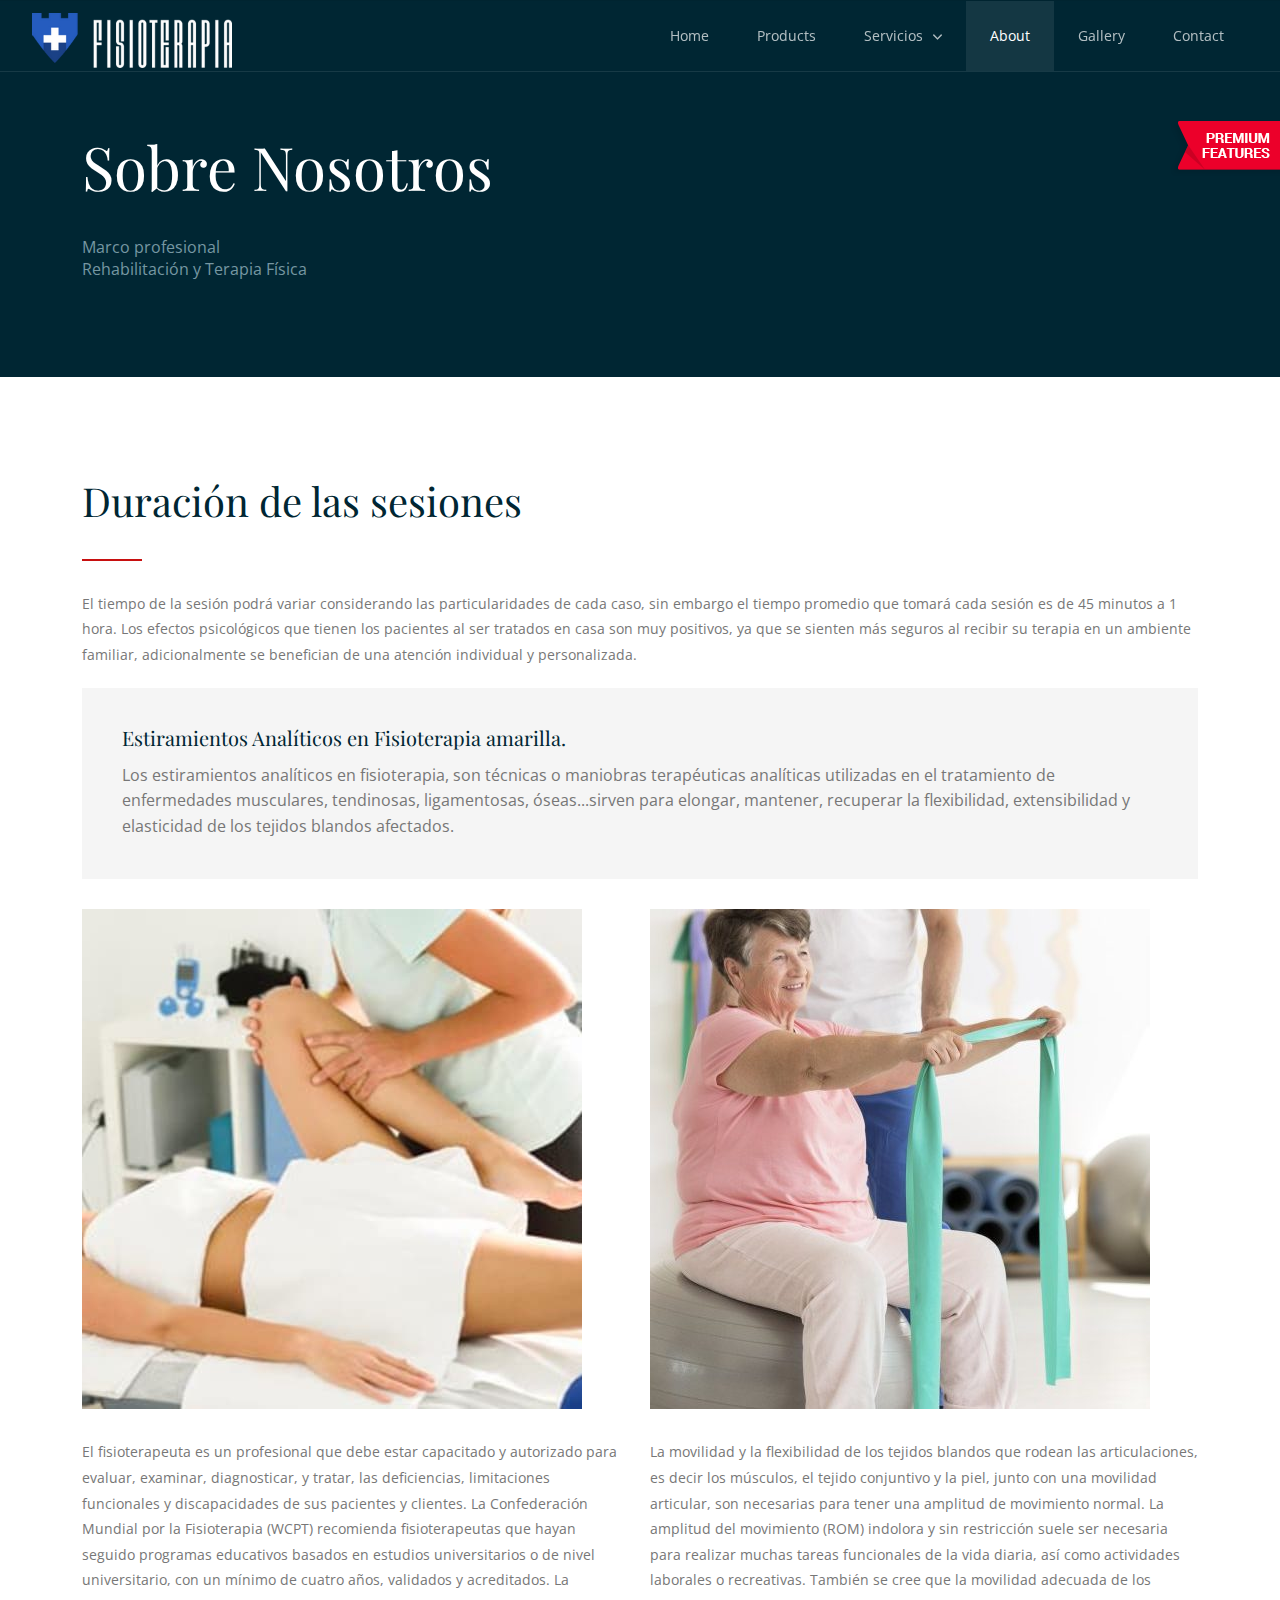
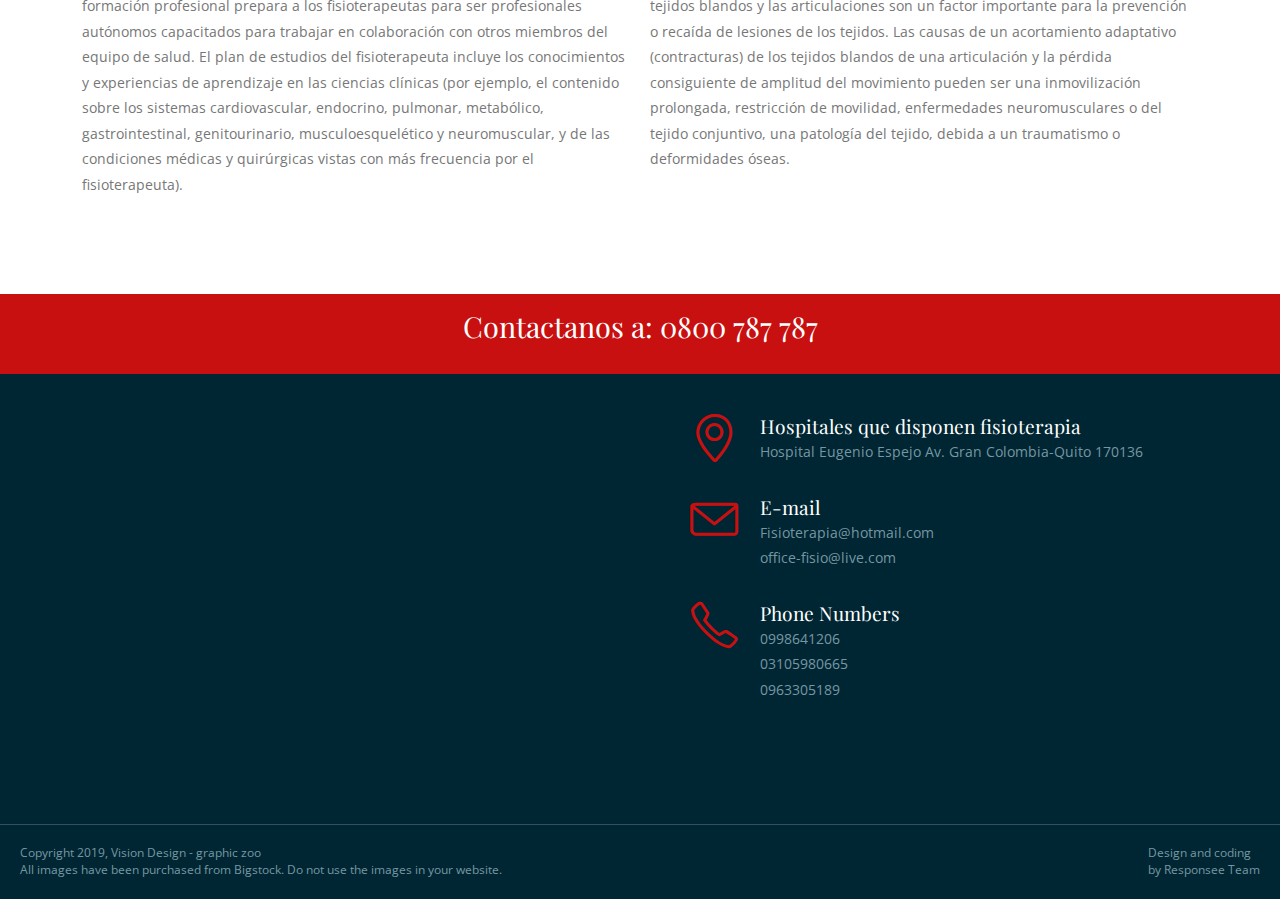
<file: about.html>
<!DOCTYPE html>
<html lang="en-US">
  <head>
    <meta charset="UTF-8">
    <meta name="viewport" content="width=device-width, initial-scale=1.0" />
    <title>Fisioterapia- New Amazing HTML5 </title>
    <link rel="stylesheet" href="css/components.css">
    <link rel="stylesheet" href="css/icons.css">
    <link rel="stylesheet" href="css/responsee.css">
    <link rel="stylesheet" href="owl-carousel/owl.carousel.css">
    <link rel="stylesheet" href="owl-carousel/owl.theme.css">     
    <link rel="stylesheet" href="css/template-style.css">
    <link href='https://fonts.googleapis.com/css?family=Playfair+Display&subset=latin,latin-ext' rel='stylesheet' type='text/css'>
    <link href='https://fonts.googleapis.com/css?family=Open+Sans:400,300,700,800&subset=latin,latin-ext' rel='stylesheet' type='text/css'>
    <script type="text/javascript" src="js/jquery-1.8.3.min.js"></script>
    <script type="text/javascript" src="js/jquery-ui.min.js"></script>      
  </head>
  
  <body class="size-1140">
  	<!-- PREMIUM FEATURES BUTTON -->
  	<a target="_blank" class="hide-s" href="../template/eleganter-premium-responsive-business-template/" style="position:fixed;top:120px;right:-14px;z-index:10;"><img src="img/premium-features.png" alt=""></a>
    <!-- HEADER -->
    <header role="banner" class="position-absolute">    
      <!-- Top Navigation -->
      <nav class="background-transparent background-transparent-hightlight full-width sticky">
        <div class="s-12 l-2">
          <a href="index.html" class="logo">
            <!-- Logo White Version -->
            <img class="logo-white" src="img/logo.png" alt="">
            <!-- Logo Dark Version -->
            <img class="logo-dark" src="img/logo-dark.png" alt="">
          </a>
        </div>
        <div class="top-nav s-12 l-10">
          <p class="nav-text"></p>
          <ul class="right chevron">
            <li><a href="index.html">Home</a></li>
            <li><a href="products.html">Products</a></li>
            <li><a>Servicios</a>
              <ul>
                <li><a href="Formulario.html">Formulario</a>
                </li>
              </ul>
            </li>
            <li><a href="about.html">About</a></li>
            <li><a href="gallery.html">Gallery</a></li>
            <li><a href="contact.html">Contact</a></li>
          </ul>
        </div>
      </nav>
    </header>
    
    <!-- MAIN -->
    <main role="main">
      <!-- Content -->
      <article>
        <header class="section background-dark">
          <div class="line">        
            <h1 class="text-white margin-top-bottom-40 text-size-60 text-line-height-1">Sobre Nosotros</h1>
            <p class="margin-bottom-0 text-size-16">Marco profesional<br>
            Rehabilitación y Terapia Física</p>
          </div>  
        </header>
        <div class="section background-white"> 
          <div class="line">  
            <h2 class="text-size-40 margin-bottom-30">Duración de las sesiones</h2>
            <hr class="break-small background-primary margin-bottom-30">
            <p>
           El tiempo de la sesión podrá variar considerando las particularidades de cada caso, sin embargo el tiempo promedio que tomará cada sesión es de 45 minutos a 1 hora.

Los efectos psicológicos que tienen los pacientes al ser tratados en casa son muy positivos, ya que se sienten más seguros al recibir su terapia en un ambiente familiar, adicionalmente se benefician de una atención individual y personalizada.
            </p> 
            <blockquote class="margin-top-bottom-20">
              <h3 class="text-size-20 text-line-height-1 margin-bottom-15">Estiramientos Analíticos en Fisioterapia amarilla.
</h3>
Los estiramientos analíticos en fisioterapia, son técnicas o maniobras terapéuticas analíticas utilizadas en el tratamiento de enfermedades musculares, tendinosas, ligamentosas, óseas...sirven para elongar, mantener, recuperar la flexibilidad, extensibilidad y elasticidad de los tejidos blandos afectados.
            </blockquote>
            
            <div class="line margin-top-30">
              <div class="margin">
                <div class="s-12 m-6 l-6">
                  <img src="img/img-01.jpg" alt="">
                  <p class="margin-top-30">
                  El fisioterapeuta es un profesional que debe estar capacitado y autorizado para evaluar, examinar, diagnosticar, y tratar, las deficiencias, limitaciones funcionales y discapacidades de sus pacientes y clientes. La Confederación Mundial por la Fisioterapia (WCPT) recomienda fisioterapeutas que hayan seguido programas educativos basados en estudios universitarios o de nivel universitario, con un mínimo de cuatro años, validados y acreditados. La formación profesional prepara a los fisioterapeutas para ser profesionales autónomos capacitados para trabajar en colaboración con otros miembros del equipo de salud.

El plan de estudios del fisioterapeuta incluye los conocimientos y experiencias de aprendizaje en las ciencias clínicas (por ejemplo, el contenido sobre los sistemas cardiovascular, endocrino, pulmonar, metabólico, gastrointestinal, genitourinario, musculoesquelético y neuromuscular, y de las condiciones médicas y quirúrgicas vistas con más frecuencia por el fisioterapeuta).
                  </p>
                </div>
                <div class="s-12 m-6 l-6">
                  <img src="img/img-02.jpg" alt="">
                  <p class="margin-top-30">
                  La movilidad y la flexibilidad de los tejidos blandos que rodean las articulaciones, es decir los músculos, el tejido conjuntivo y la piel, junto con una movilidad articular, son necesarias para tener una amplitud de movimiento normal. La amplitud del movimiento (ROM) indolora y sin restricción suele ser necesaria para realizar muchas tareas funcionales de la vida diaria, así como actividades laborales o recreativas. También se cree que la movilidad adecuada de los tejidos blandos y las articulaciones son un factor importante para la prevención o recaída de lesiones de los tejidos.
                  Las causas de un acortamiento adaptativo (contracturas) de los tejidos blandos de una articulación y la pérdida consiguiente de amplitud del movimiento pueden ser una inmovilización prolongada, restricción de movilidad, enfermedades neuromusculares o del tejido conjuntivo, una patología del tejido, debida a un traumatismo o deformidades óseas.
                  </p>
                </div>
              </div>
            </div>      
          </div>
        </div> 
      </article>
    </main>
    
    <!-- FOOTER -->
    <footer>
      <!-- Contact Us -->
      <div class="background-primary padding text-center">
        <p class="h1">Contactanos a:  0800 787 787</p>                                                                        
      </div>
      
      <!-- Main Footer -->
      <section class="background-dark full-width">
        <!-- Map -->
        <div class="s-12 m-12 l-6 margin-m-bottom-2x">
          <div class="s-12 grayscale center">  	  
            <iframe src="https://www.google.com/maps/embed?pb=!1m18!1m12!1m3!1d3989.7903050881773!2d-78.50038558590349!3d-0.21471313545477!2m3!1f0!2f0!3f0!3m2!1i1024!2i768!4f13.1!3m3!1m2!1s0x91d59a18a842ad41%3A0x9154ac7a544ff797!2sHospital%20de%20Especialidades%20%22Eugenio%20Espejo%22!5e0!3m2!1ses!2sec!4v1607203340452!5m2!1ses!2sec" width="600" height="450" frameborder="0" style="border:0;" allowfullscreen="" aria-hidden="false" tabindex="0"></iframe>
          </div>
        </div>
        
        <!-- Collumn 2 -->
        <div class="s-12 m-12 l-6 margin-m-bottom-2x">
          <div class="padding-2x">
            <div class="line">              
              <div class="float-left">
                  <i class="icon-sli-location-pin text-primary icon3x"></i>
                </div>
                <div class="margin-left-70 margin-bottom-30">
                  <h3 class="margin-bottom-0">Hospitales que disponen fisioterapia</h3>
                  <p>Hospital Eugenio Espejo Av. Gran Colombia-Quito 170136<br>
                  </p>               
                </div>
                <div class="float-left">
                  <i class="icon-sli-envelope text-primary icon3x"></i>
                </div>
                <div class="margin-left-70 margin-bottom-30">
                  <h3 class="margin-bottom-0">E-mail</h3>
                  <p>Fisioterapia@hotmail.com<br>
                     office-fisio@live.com
                  </p>              
                </div>
                <div class="float-left">
                  <i class="icon-sli-phone text-primary icon3x"></i>
                </div>
                <div class="margin-left-70">
                  <h3 class="margin-bottom-0">Phone Numbers</h3>
                  <p>0998641206 <br>
                     03105980665<br>
                     0963305189
                  </p>             
                </div>
            </div>
          </div>
        </div>  
      </section>
      <hr class="break margin-top-bottom-0" style="border-color: rgba(0, 38, 51, 0.80);">
      
      <!-- Bottom Footer -->
      <section class="padding background-dark full-width">
        <div class="s-12 l-6">
          <p class="text-size-12">Copyright 2019, Vision Design - graphic zoo</p>
          <p class="text-size-12">All images have been purchased from Bigstock. Do not use the images in your website.</p>
        </div>
        <div class="s-12 l-6">
          <a class="right text-size-12" href="http://www.myresponsee.com" title="Responsee - lightweight responsive framework">Design and coding<br> by Responsee Team</a>
        </div>
      </section>
    </footer>
    <script type="text/javascript" src="js/responsee.js"></script>
    <script type="text/javascript" src="owl-carousel/owl.carousel.js"></script>
    <script type="text/javascript" src="js/template-scripts.js"></script>
  </body>
</html>
</file>
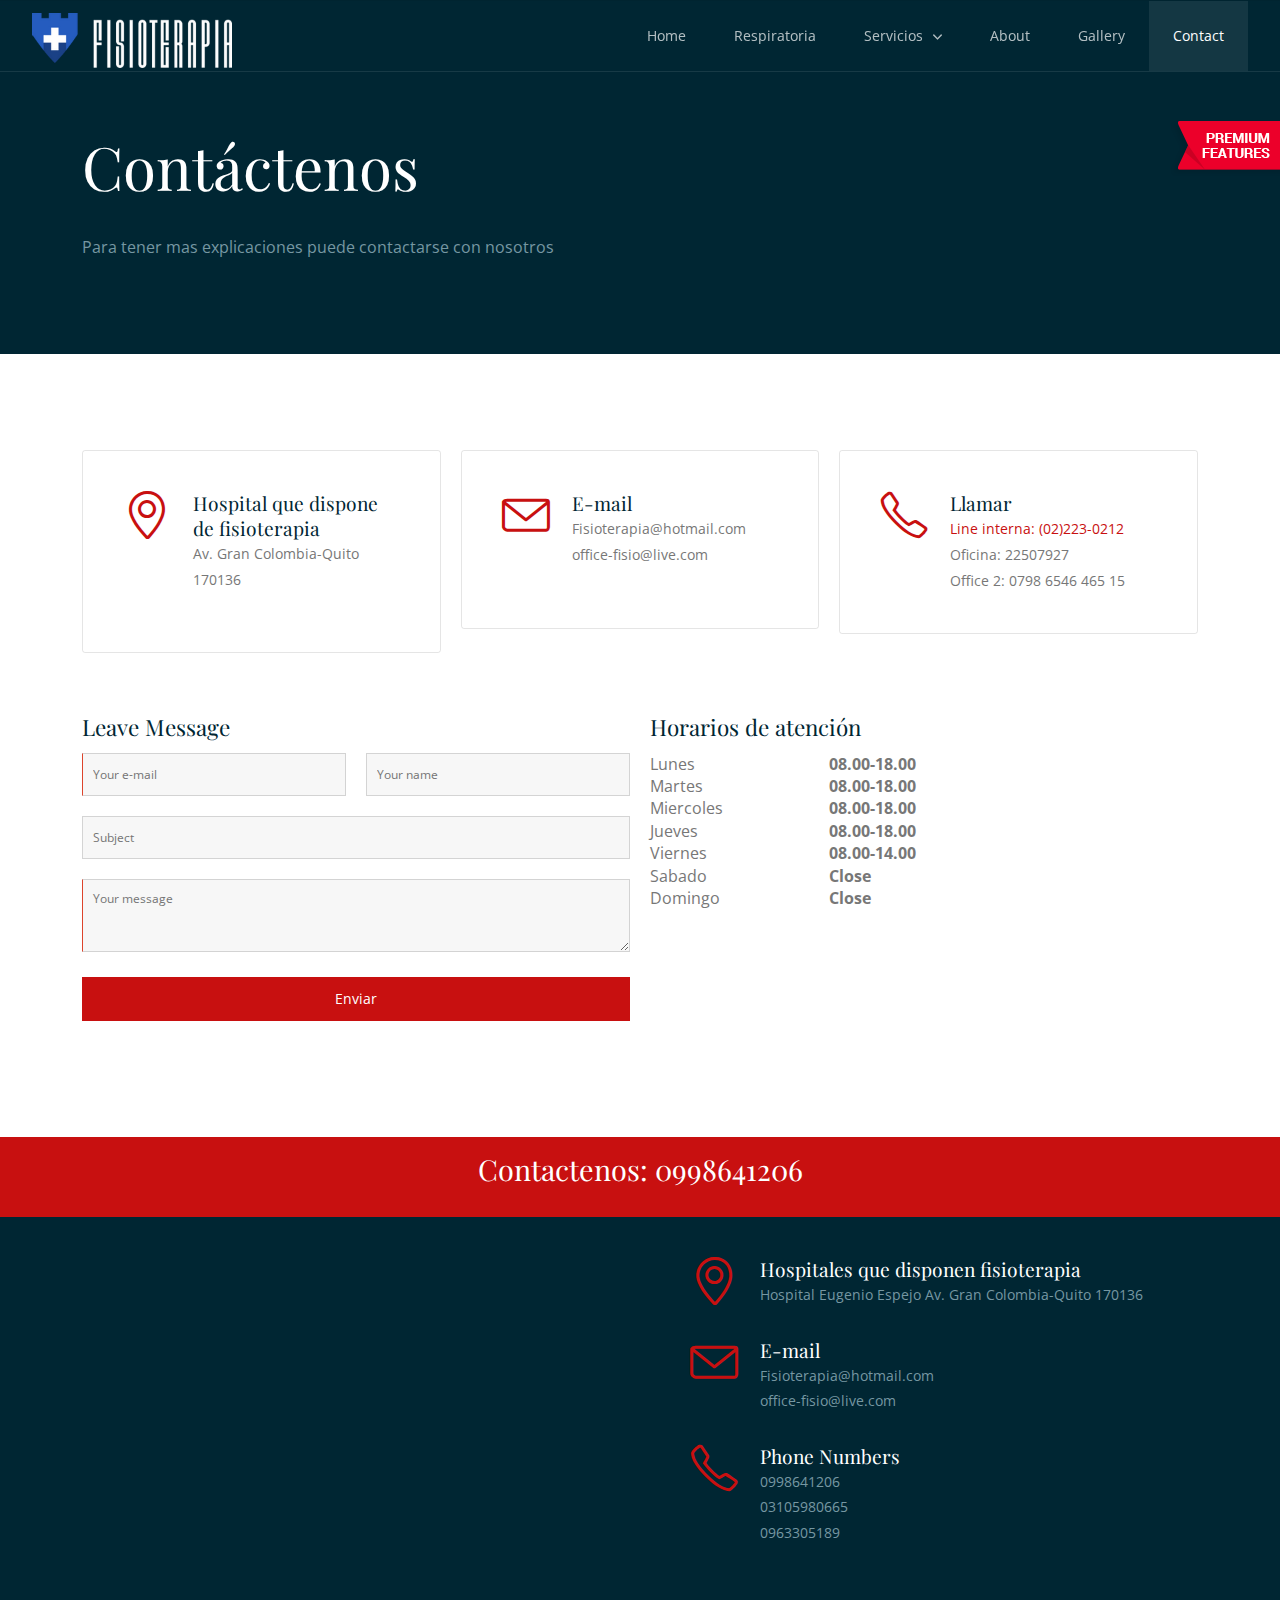
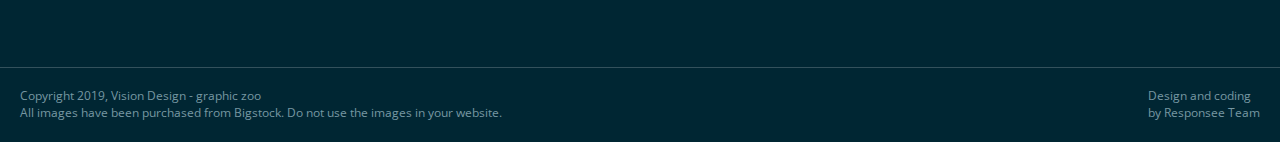
<file: contact.html>
<!DOCTYPE html>
<html lang="en-US">
  <head>
    <meta charset="UTF-8">
    <meta name="viewport" content="width=device-width, initial-scale=1.0" />
    <title>Fisioterapia - New Amazing HTML5</title>
    <link rel="stylesheet" href="css/components.css">
    <link rel="stylesheet" href="css/icons.css">
    <link rel="stylesheet" href="css/responsee.css">
    <link rel="stylesheet" href="owl-carousel/owl.carousel.css">
    <link rel="stylesheet" href="owl-carousel/owl.theme.css">     
    <link rel="stylesheet" href="css/template-style.css">
    <link href='https://fonts.googleapis.com/css?family=Playfair+Display&subset=latin,latin-ext' rel='stylesheet' type='text/css'>
    <link href='https://fonts.googleapis.com/css?family=Open+Sans:400,300,700,800&subset=latin,latin-ext' rel='stylesheet' type='text/css'>
    <script type="text/javascript" src="js/jquery-1.8.3.min.js"></script>
    <script type="text/javascript" src="js/jquery-ui.min.js"></script>      
  </head>
  
  <body class="size-1140">
  	<!-- PREMIUM FEATURES BUTTON -->
  	<a target="_blank" class="hide-s" href="../template/eleganter-premium-responsive-business-template/" style="position:fixed;top:120px;right:-14px;z-index:10;"><img src="img/premium-features.png" alt=""></a>
    <!-- HEADER -->
    <header role="banner" class="position-absolute">    
      <!-- Top Navigation -->
      <nav class="background-transparent background-transparent-hightlight full-width sticky">
        <div class="s-12 l-2">
          <a href="index.html" class="logo">
            <!-- Logo White Version -->
            <img class="logo-white" src="img/logo.png" alt="">
            <!-- Logo Dark Version -->
            <img class="logo-dark" src="img/logo-dark.png" alt="">
          </a>
        </div>
        <div class="top-nav s-12 l-10">
          <p class="nav-text"></p>
          <ul class="right chevron">
            <li><a href="index.html">Home</a></li>
            <li><a href="products.html">Respiratoria</a></li>
            <li><a>Servicios</a>
              <ul>
                <li><a href="Formulario.html">Formulario</a>
                </li>
              </ul>
            </li>
            <li><a href="about.html">About</a></li>
            <li><a href="gallery.html">Gallery</a></li>
            <li><a href="contact.html">Contact</a></li>
          </ul>
        </div>
      </nav>
    </header>
    
    <!-- MAIN -->
    <main role="main">
      <!-- Content -->
      <article>
        <header class="section background-dark">
          <div class="line">        
            <h1 class="text-white margin-top-bottom-40 text-size-60 text-line-height-1">Contáctenos</h1>
            <p class="margin-bottom-0 text-size-16">Para tener mas explicaciones puede contactarse con nosotros <br>
            </p>
          </div>  
        </header>
        <div class="section background-white"> 
          <div class="line margin-bottom-60">
            <div class="margin">
              <div class="s-12 m-12 l-4 margin-m-bottom">
                <div class="padding-2x block-bordered border-radius">
                  <div class="float-left hide-s">
                    <i class="icon-sli-location-pin icon3x text-primary"></i>
                  </div>
                <div class="margin-left-70 margin-s-left-0 margin-bottom">
                  <h3 class="margin-bottom-0">Hospital que dispone de fisioterapia</h3>
                  <p>Av. Gran Colombia-Quito 170136 <br>
                  </p>               
                </div>
                </div>
              </div>
              <div class="s-12 m-12 l-4 margin-m-bottom">
                <div class="padding-2x block-bordered border-radius">
                  <div class="float-left hide-s">
                    <i class="icon-sli-envelope icon3x text-primary"></i>
                  </div>
                  <div class="margin-left-70 margin-s-left-0 margin-bottom">
                    <h3 class="margin-bottom-0">E-mail</h3>
                    <p>Fisioterapia@hotmail.com<br>
                       office-fisio@live.com
                    </p>              
                  </div>
                </div>
              </div>
              <div class="s-12 m-12 l-4 margin-m-bottom">
                <div class="padding-2x block-bordered border-radius">
                  <div class="float-left hide-s">
                    <i class="icon-sli-phone icon3x text-primary"></i>
                  </div>
                  <div class="margin-left-70 margin-s-left-0">
                    <h3 class="margin-bottom-0">Llamar</h3>
                    <p><span class="text-primary">Line interna: (02)223-0212  </span><br>
                       Oficina: 22507927 <br>
                       Office 2: 0798 6546 465 15
                    </p>             
                  </div>
                </div>
              </div>
            </div>
          </div>

          <div class="line">
            <div class="margin">
              <!-- Contact Form -->
              <div class="s-12 m-12 l-6">
                <h2 class="margin-bottom-10">Leave Message</h2>
                <form name="contactForm" class="customform" method="post">
                  <div class="line">
                    <div class="margin">
                      <div class="s-12 m-12 l-6">
                        <input name="email" class="required email" placeholder="Your e-mail" title="Your e-mail" type="text" />
                        <p class="email-error form-error">Please enter your e-mail.</p>
                      </div>
                      <div class="s-12 m-12 l-6">
                        <input name="name" class="name" placeholder="Your name" title="Your name" type="text" />
                        <p class="name-error form-error">Please enter your name.</p>
                      </div>
                    </div>
                  </div>
                  <div class="s-12"> 
                    <input name="subject" class="subject" placeholder="Subject" title="Subject" type="text" />
                    <p class="subject-error form-error">Please enter the subject.</p>
                  </div>
                  <div class="s-12">
                    <textarea name="message" class="required message" placeholder="Your message" rows="3"></textarea>
                    <p class="message-error form-error">Please enter your message.</p>
                  </div>
                  <div class="s-12"><button class="s-12 submit-form button background-primary text-white" type="submit">Enviar</button></div>
                </form>
              </div>
              <div class="s-12 m-12 l-4">
                <h2 class="margin-bottom-10">Horarios de atención</h2>
                <div class="s-6">
                  <p class="text-size-16">
                  Lunes <br>
                  Martes<br>
                  Miercoles<br>
                  Jueves<br>
                  Viernes<br>
                  Sabado<br>
                  Domingo
                  </p>
                </div>
                <div class="s-6">
                  <p class="text-size-16 text-strong">
                  08.00-18.00<br>
                  08.00-18.00<br>
                  08.00-18.00<br>
                  08.00-18.00<br>
                  08.00-14.00<br>
                  Close<br>
                  Close
                  </p>
                </div>
              </div>
            </div>    
          </div>  
        </div> 
      </article>
    </main>
    
    <!-- FOOTER -->
    <footer>
      <!-- Contact Us -->
      <div class="background-primary padding text-center">
        <p class="h1">Contactenos: 0998641206 </p>                                                                        
      </div>
      
      <!-- Main Footer -->
      <section class="background-dark full-width">
        <!-- Map -->
        <div class="s-12 m-12 l-6 margin-m-bottom-2x">
          <div class="s-12 grayscale center">  	  
            <iframe src="https://www.google.com/maps/embed?pb=!1m18!1m12!1m3!1d3989.7903050881773!2d-78.50038558590349!3d-0.21471313545477!2m3!1f0!2f0!3f0!3m2!1i1024!2i768!4f13.1!3m3!1m2!1s0x91d59a18a842ad41%3A0x9154ac7a544ff797!2sHospital%20de%20Especialidades%20%22Eugenio%20Espejo%22!5e0!3m2!1ses!2sec!4v1607203340452!5m2!1ses!2sec" width="600" height="450" frameborder="0" style="border:0;" allowfullscreen="" aria-hidden="false" tabindex="0"></iframe>
          </div>
        </div>
        
        <!-- Collumn 2 -->
        <div class="s-12 m-12 l-6 margin-m-bottom-2x">
          <div class="padding-2x">
            <div class="line">              
              <div class="float-left">
                  <i class="icon-sli-location-pin text-primary icon3x"></i>
                </div>
                <div class="margin-left-70 margin-bottom-30">
                  <h3 class="margin-bottom-0">Hospitales que disponen fisioterapia</h3>
                  <p>Hospital Eugenio Espejo Av. Gran Colombia-Quito 170136<br>
                     
                  </p>               
                </div>
                <div class="float-left">
                  <i class="icon-sli-envelope text-primary icon3x"></i>
                </div>
                <div class="margin-left-70 margin-bottom-30">
                  <h3 class="margin-bottom-0">E-mail</h3>
                  <p>Fisioterapia@hotmail.com<br>
                     office-fisio@live.com
                  </p>              
                </div>
                <div class="float-left">
                  <i class="icon-sli-phone text-primary icon3x"></i>
                </div>
                <div class="margin-left-70">
                  <h3 class="margin-bottom-0">Phone Numbers</h3>
                  <p>0998641206 <br>
                     03105980665<br>
                     0963305189
                  </p>             
                </div>
            </div>
          </div>
        </div>  
      </section>
      <hr class="break margin-top-bottom-0" style="border-color: rgba(0, 38, 51, 0.80);">
      
      <!-- Bottom Footer -->
      <section class="padding background-dark full-width">
        <div class="s-12 l-6">
          <p class="text-size-12">Copyright 2019, Vision Design - graphic zoo</p>
          <p class="text-size-12">All images have been purchased from Bigstock. Do not use the images in your website.</p>
        </div>
        <div class="s-12 l-6">
          <a class="right text-size-12" href="http://www.myresponsee.com" title="Responsee - lightweight responsive framework">Design and coding<br> by Responsee Team</a>
        </div>
      </section>
    </footer>
    <script type="text/javascript" src="js/responsee.js"></script>
    <script type="text/javascript" src="owl-carousel/owl.carousel.js"></script>
    <script type="text/javascript" src="js/template-scripts.js"></script>
  </body>
</html>
</file>
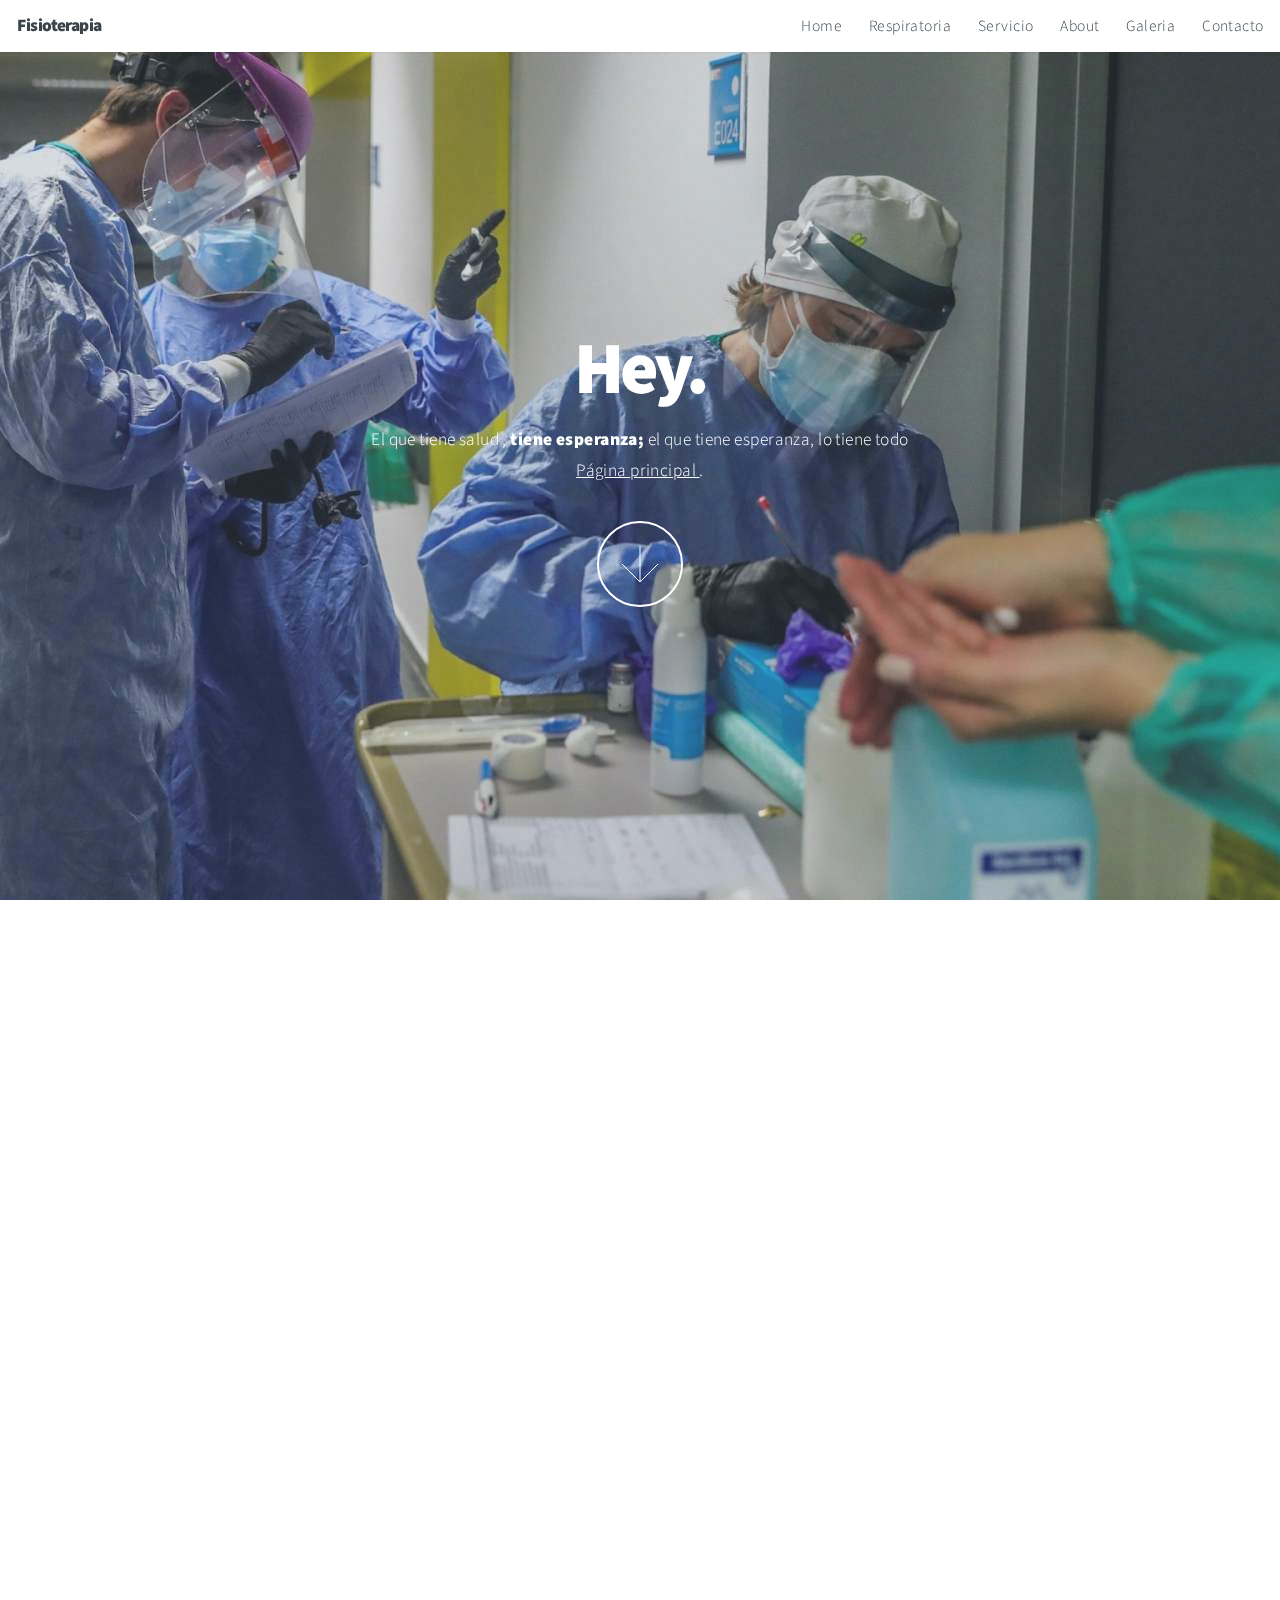
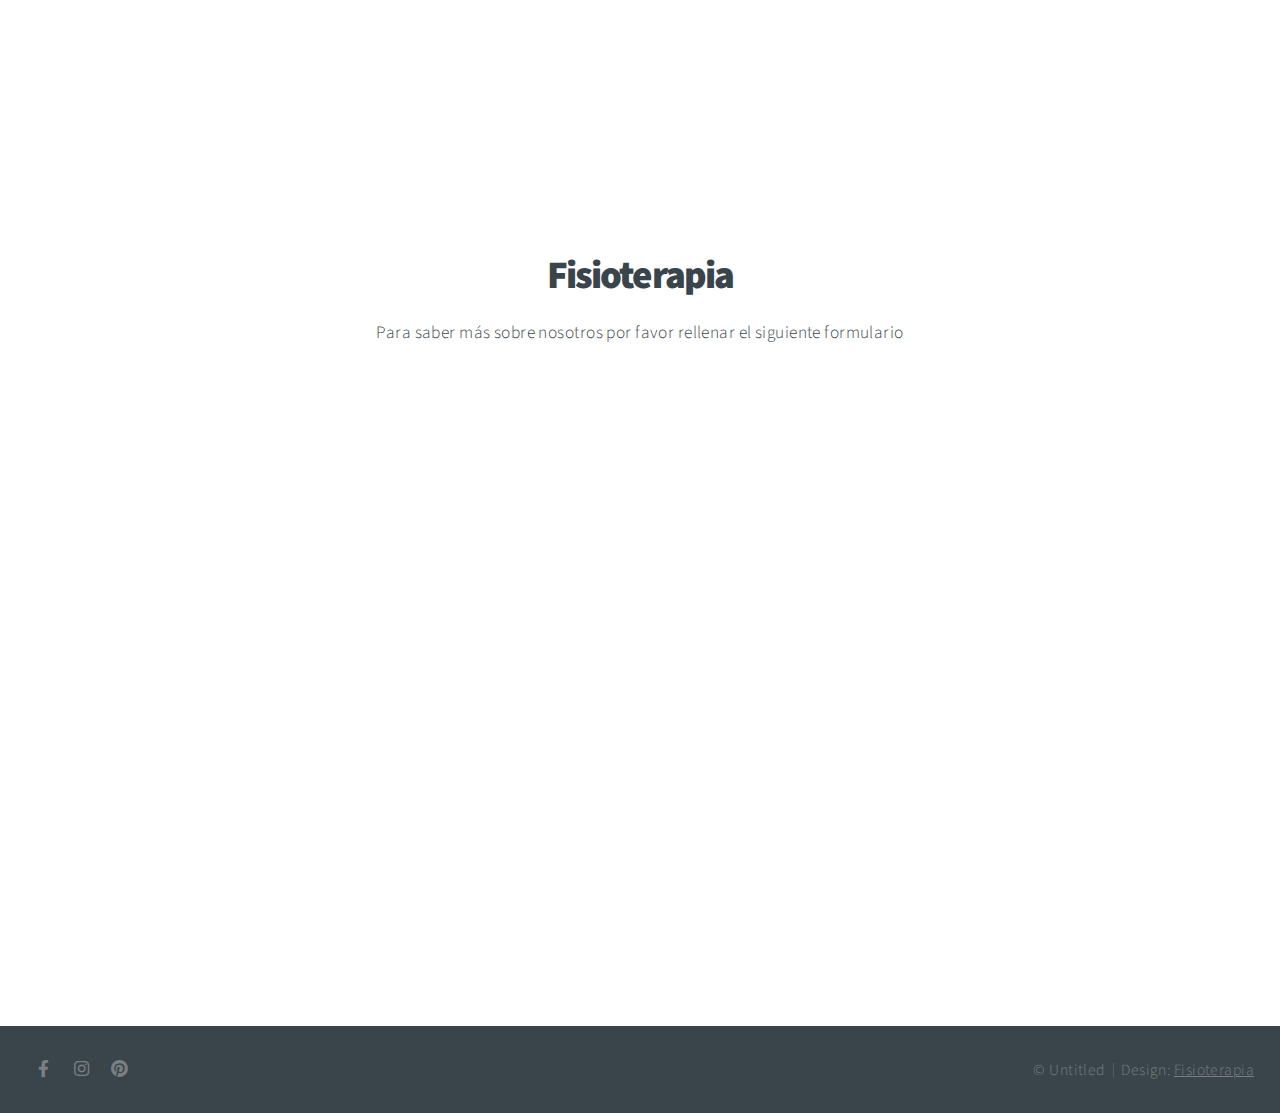
<file: Formulario.html>
<!DOCTYPE HTML>
<!--
	Big Picture by HTML5 UP
	html5up.net | @ajlkn
	Free for personal and commercial use under the CCA 3.0 license (html5up.net/license)
-->
<html>
	<head>
		<title>Fisioterapia - New Amazing HTML5</title>
		<meta charset="utf-8" />
		<meta name="viewport" content="width=device-width, initial-scale=1, user-scalable=no" />
		<link rel="stylesheet" href="assets/css/main.css" />
		<noscript><link rel="stylesheet" href="assets/css/noscript.css" /></noscript>
	</head>
	<body class="is-preload">

		<!-- Header -->
			<header id="header">
				<h1>Fisioterapia </h1>
				<nav>
					<ul>
						<li><a href="index.html">Home</a></li>
						<li><a href="Products.html">Respiratoria</a></li>
						<li><a href="Formulario.html">Servicio</a></li>
						<li><a href="about.html">About</a></li>
						<li><a href="gallery.html">Galeria</a></li>
						<li><a href="contact.html">Contacto</a></li>
					</ul>
				</nav>
			</header>

		<!-- Intro -->
			<section id="intro" class="main style1 dark fullscreen">
				<div class="content">
					<header>
						<h2>Hey.</h2>
					</header>
					<p>El que tiene salud , <strong>tiene esperanza;</strong>   el que tiene esperanza, lo tiene todo <a href="https://html5up.net"></a><br />
				<a href="index.html">Página principal </a>.</p>
					<footer>
						<a href="#one" class="button style2 down">More</a>
					</footer>
				</div>
			</section>

		<!-- One -->
			<section id="one" class="main style2 right dark fullscreen">
				<div class="content box style2">
					<header>
						<h2>Finalidad</h2>
					</header>
					<p>FACILITAR LA RECOLECCIÓN DE DATOS. Recopilar informaciones a partir de un dispositivo móvil permite rellenar cualquier formulario en un tiempo mucho más corto. 
					</p>
				</div>
				
			</section>

		<!-- Work -->
			<section id="work" class="main style3 primary">
				<div class="content">
					<header>
						<h2>Fisioterapia </h2>
						<p>Para saber más sobre nosotros por favor rellenar el siguiente formulario </p>
					</header>

					<!-- Formulario -->
						<div class="Formulario">
							<div class="s-12 m-12 l-6 margin-m-bottom-2x">
         
          <div class="s-12 grayscale center">  	  
            <div class=<div class="content-center-vertical line"><iframe src="https://docs.google.com/forms/d/e/1FAIpQLSdZXHyNOWf9CHs1xv1CrEmcw_AGV9MtR_hA3V2DmuQ0zvEUBg/viewform?embedded=true" width="700" height="520" frameborder="0" marginheight="0" marginwidth="0">Cargando…</iframe></div>
          </div>
        </div>
        </div>
        
				</div>
			</section>

		
		<!-- Footer -->
			<footer id="footer">

				<!-- Icons -->
					<ul class="icons">
						
						<li><a href="https://www.facebook.com/emi.carvajal.9" class="icon brands fa-facebook-f"><span class="label">Facebook</span></a></li>
						<li><a href="https://www.instagram.com/eimymolina/" class="icon brands fa-instagram"><span class="label">Instagram</span></a></li>
						<li><a href="https://www.pinterest.ca/amy_angeles/_saved/" class="icon brands fa-pinterest"><span class="label">Pinterest</span></a></li>
					</ul>

				<!-- Menu -->
					<ul class="menu">
						<li>&copy; Untitled</li><li>Design: <a href="https://html5up.net">Fisioterapia</a></li>
					</ul>

			</footer>

		<!-- Scripts -->
			<script src="assets/js/jquery.min.js"></script>
			<script src="assets/js/jquery.poptrox.min.js"></script>
			<script src="assets/js/jquery.scrolly.min.js"></script>
			<script src="assets/js/jquery.scrollex.min.js"></script>
			<script src="assets/js/browser.min.js"></script>
			<script src="assets/js/breakpoints.min.js"></script>
			<script src="assets/js/util.js"></script>
			<script src="assets/js/main.js"></script>

	</body>
</html>
</file>
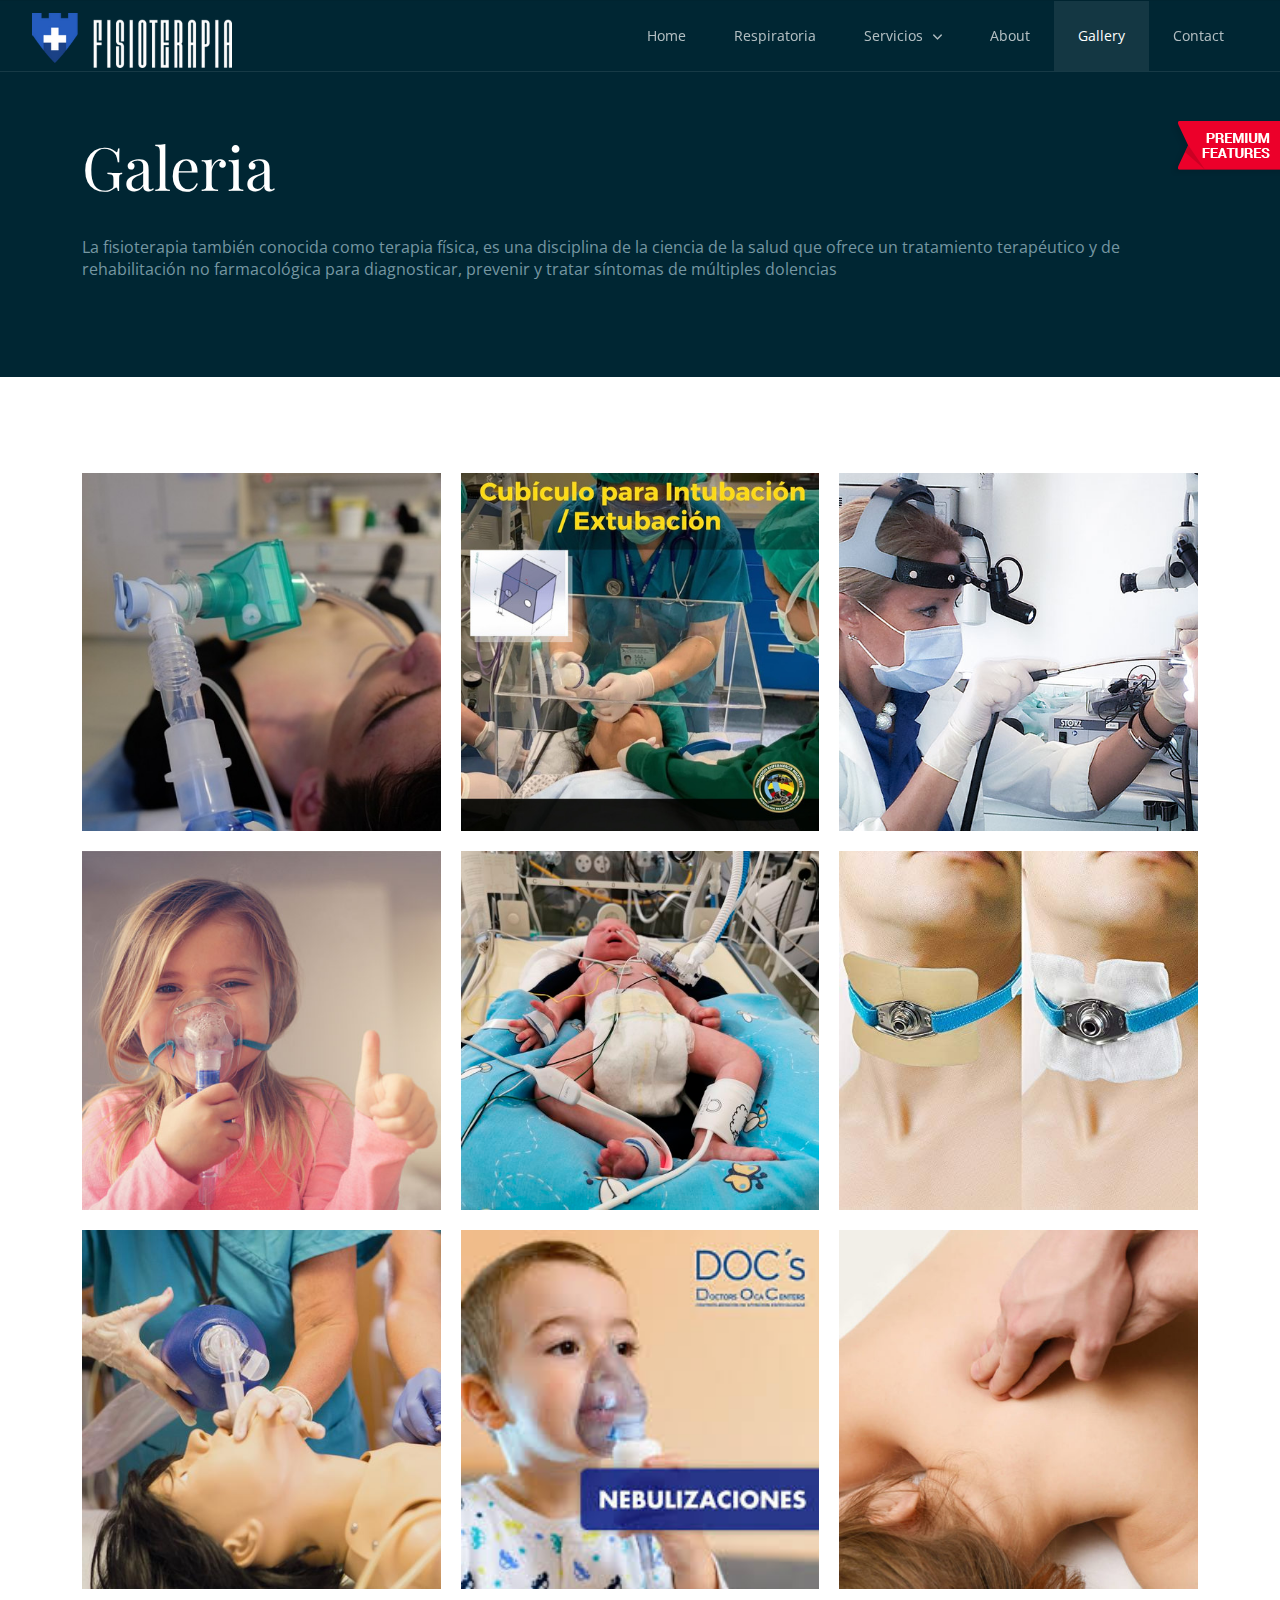
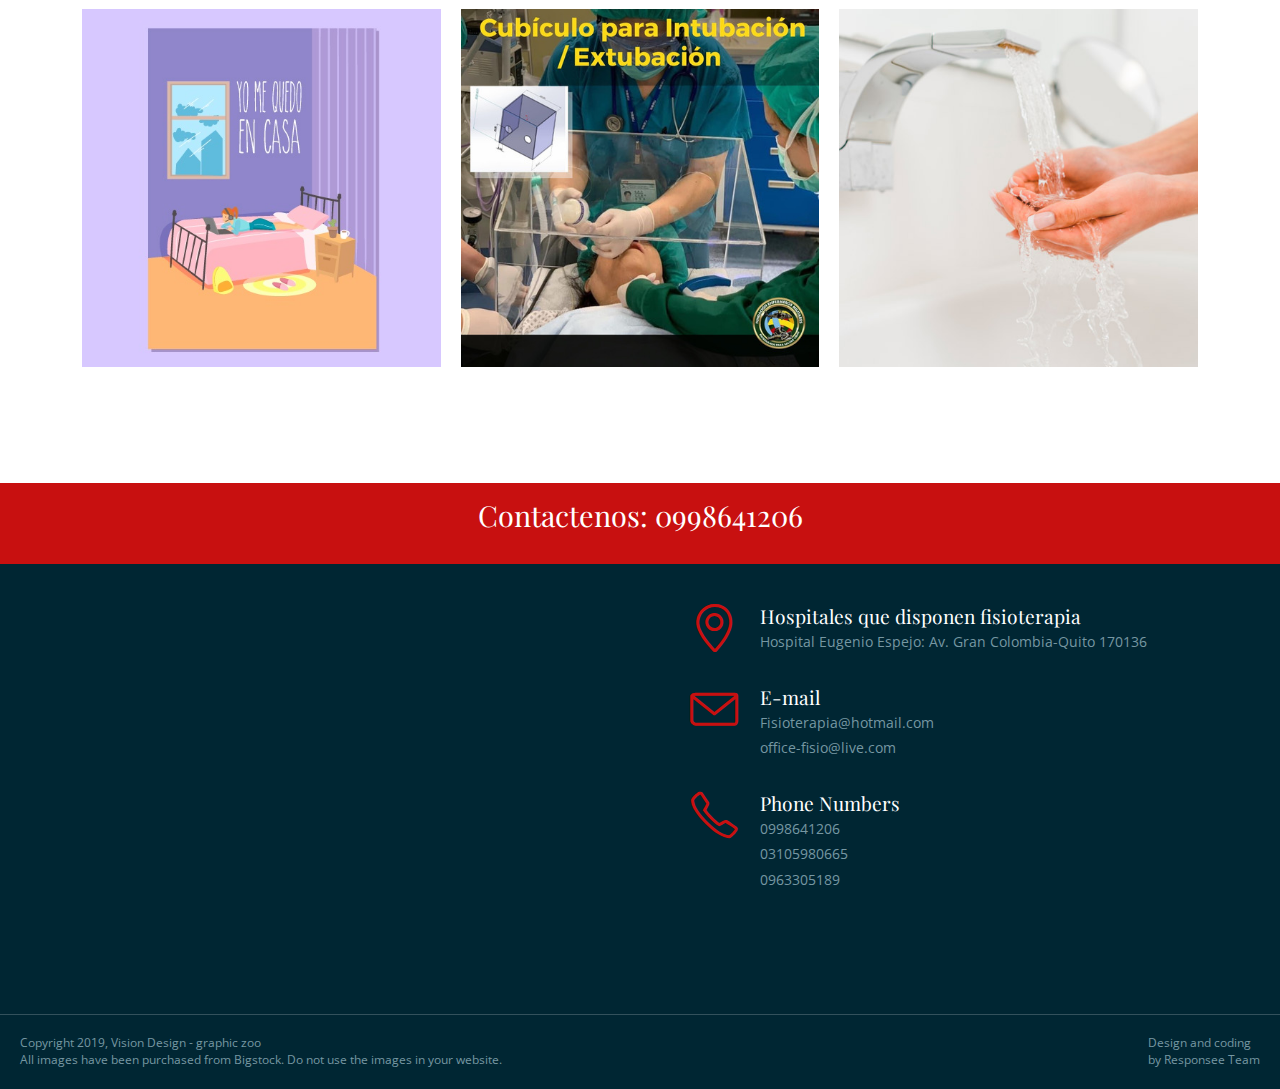
<file: gallery.html>
<!DOCTYPE html>
<html lang="en-US">
  <head>
    <meta charset="UTF-8">
    <meta name="viewport" content="width=device-width, initial-scale=1.0" />
    <title>Fisioterapia - New Amazing HTML5</title>
    <link rel="stylesheet" href="css/components.css">
    <link rel="stylesheet" href="css/icons.css">
    <link rel="stylesheet" href="css/responsee.css">
    <link rel="stylesheet" href="owl-carousel/owl.carousel.css">
    <link rel="stylesheet" href="owl-carousel/owl.theme.css">     
    <link rel="stylesheet" href="css/template-style.css">
    <link href='https://fonts.googleapis.com/css?family=Playfair+Display&subset=latin,latin-ext' rel='stylesheet' type='text/css'>
    <link href='https://fonts.googleapis.com/css?family=Open+Sans:400,300,700,800&subset=latin,latin-ext' rel='stylesheet' type='text/css'>
    <script type="text/javascript" src="js/jquery-1.8.3.min.js"></script>
    <script type="text/javascript" src="js/jquery-ui.min.js"></script>      
  </head>
  
  <body class="size-1140">
  	<!-- PREMIUM FEATURES BUTTON -->
  	<a target="_blank" class="hide-s" href="../template/eleganter-premium-responsive-business-template/" style="position:fixed;top:120px;right:-14px;z-index:10;"><img src="img/premium-features.png" alt=""></a>
    <!-- HEADER -->
    <header role="banner" class="position-absolute">    
      <!-- Top Navigation -->
      <nav class="background-transparent background-transparent-hightlight full-width sticky">
        <div class="s-12 l-2">
          <a href="index.html" class="logo">
            <!-- Logo White Version -->
            <img class="logo-white" src="img/logo.png" alt="">
            <!-- Logo Dark Version -->
            <img class="logo-dark" src="img/logo-dark.png" alt="">
          </a>
        </div>
        <div class="top-nav s-12 l-10">
          <p class="nav-text"></p>
          <ul class="right chevron">
            <li><a href="index.html">Home</a></li>
            <li><a href="products.html">Respiratoria</a></li>
            <li><a>Servicios</a>
              <ul>
                <li><a href="Formulario.html">Formulario</a>
                </li>
              </ul>
            </li>
            <li><a href="about.html">About</a></li>
            <li><a href="gallery.html">Gallery</a></li>
            <li><a href="contact.html">Contact</a></li>
          </ul>
        </div>
      </nav>
    </header>
    
    <!-- MAIN -->
    <main role="main">
      <!-- Content -->
      <article>
        <header class="section background-dark">
          <div class="line">        
            <h1 class="text-white margin-top-bottom-40 text-size-60 text-line-height-1">Galeria</h1>
            <p class="margin-bottom-0 text-size-16"> La fisioterapia también conocida como terapia física,​ es una disciplina de la ciencia de la salud que ofrece un tratamiento terapéutico y de rehabilitación no farmacológica para diagnosticar, prevenir y tratar síntomas de múltiples dolencias
           </p>
          </div>  
        </header>
        
        <div class="section background-white"> 
          <div class="line">
            <div class="margin">
              <div class="s-12 m-6 l-4">
                <div class="image-with-hover-overlay image-hover-zoom margin-bottom">
                  <div class="image-hover-overlay background-primary"> 
                    <div class="image-hover-overlay-content text-center padding-2x">
                      <p>Intubación</p>  
                    </div> 
                  </div> 
                  <img src="img/portfolio/thumb-02.jpg" alt="" title="Portfolio Image 1" />
                </div>	
              </div>
              <div class="s-12 m-6 l-4">
                <div class="image-with-hover-overlay image-hover-zoom margin-bottom">
                  <div class="image-hover-overlay background-primary"> 
                    <div class="image-hover-overlay-content text-center padding-2x">
                      <p>Extubación</p>  
                    </div> 
                  </div> 
                  <img src="img/portfolio/thumb-09.jpg" alt="" title="Portfolio Image 2" />
                </div>	
              </div>
              <div class="s-12 m-6 l-4">
                <div class="image-with-hover-overlay image-hover-zoom margin-bottom">
                  <div class="image-hover-overlay background-primary"> 
                    <div class="image-hover-overlay-content text-center padding-2x">
                      <p>Fisioterapia</p>  
                    </div> 
                  </div> 
                  <img src="img/portfolio/thumb-08.jpg" alt="" title="Portfolio Image 3" />
                </div>	
              </div>
              <div class="s-12 m-6 l-4">
                <div class="image-with-hover-overlay image-hover-zoom margin-bottom">
                  <div class="image-hover-overlay background-primary"> 
                    <div class="image-hover-overlay-content text-center padding-2x">
                      <p>Nebulizaciones</p>  
                    </div> 
                  </div> 
                  <img src="img/portfolio/thumb-05.jpg" alt="" title="Portfolio Image 4" />
                </div>	
              </div>
              <div class="s-12 m-6 l-4">
                <div class="image-with-hover-overlay image-hover-zoom margin-bottom">
                  <div class="image-hover-overlay background-primary"> 
                    <div class="image-hover-overlay-content text-center padding-2x">
                      <p>Nebulizaciones</p>  
                    </div> 
                  </div> 
                  <img src="img/portfolio/thumb-06.jpg" alt="" title="Portfolio Image 5" />
                </div>	
              </div>
              <div class="s-12 m-6 l-4">
                <div class="image-with-hover-overlay image-hover-zoom margin-bottom">
                  <div class="image-hover-overlay background-primary"> 
                    <div class="image-hover-overlay-content text-center padding-2x">
                      <p>Fisioterapia</p>  
                    </div> 
                  </div> 
                  <img src="img/portfolio/thumb-11.jpg" alt="" title="Portfolio Image 6" />
                </div>	
              </div>
              <div class="s-12 m-6 l-4">
                <div class="image-with-hover-overlay image-hover-zoom margin-bottom">
                  <div class="image-hover-overlay background-primary"> 
                    <div class="image-hover-overlay-content text-center padding-2x">
                      <p>Fisioterapia</p>  
                    </div> 
                  </div> 
                  <img src="img/portfolio/thumb-12.jpg" alt="" title="Portfolio Image 7" />
                </div>	
              </div>
              <div class="s-12 m-6 l-4">
                <div class="image-with-hover-overlay image-hover-zoom margin-bottom">
                  <div class="image-hover-overlay background-primary"> 
                    <div class="image-hover-overlay-content text-center padding-2x">
                      <p>Fisioterapia</p>  
                    </div> 
                  </div> 
                  <img src="img/portfolio/thumb-07.jpg" alt="" title="Portfolio Image 8" />
                </div>	
              </div>
              <div class="s-12 m-6 l-4">
                <div class="image-with-hover-overlay image-hover-zoom margin-bottom">
                  <div class="image-hover-overlay background-primary"> 
                    <div class="image-hover-overlay-content text-center padding-2x">
                      <p>Fisioterapia</p>  
                    </div> 
                  </div> 
                  <img src="img/portfolio/thumb-01.jpg" alt="" title="Portfolio Image 9" />
                </div>	
              </div>
              <div class="s-12 m-6 l-4">
                <div class="image-with-hover-overlay image-hover-zoom margin-bottom">
                  <div class="image-hover-overlay background-primary"> 
                    <div class="image-hover-overlay-content text-center padding-2x">
                      <p>Fisioterapia</p>  
                    </div> 
                  </div> 
                  <img src="img/portfolio/thumb-14.jpg" alt="" title="Portfolio Image 10" />
                </div>	
              </div>
              <div class="s-12 m-6 l-4">
                <div class="image-with-hover-overlay image-hover-zoom margin-bottom">
                  <div class="image-hover-overlay background-primary"> 
                    <div class="image-hover-overlay-content text-center padding-2x">
                      <p>Fisioterapia</p>  
                    </div> 
                  </div> 
                  <img src="img/portfolio/thumb-03.jpg" alt="" title="Portfolio Image 11" />
                </div>	
              </div>
              <div class="s-12 m-6 l-4">
                <div class="image-with-hover-overlay image-hover-zoom margin-bottom">
                  <div class="image-hover-overlay background-primary"> 
                    <div class="image-hover-overlay-content text-center padding-2x">
                      <p>Fisioterapia</p>  
                    </div> 
                  </div> 
                  <img src="img/portfolio/thumb-04.jpg" alt="" title="Portfolio Image 12" />
                </div>	
              </div>
            </div>  
          </div>
        </div> 
      </article>
    </main>
    
    <!-- FOOTER -->
    <footer>
      <!-- Contact Us -->
      <div class="background-primary padding text-center">
        <p class="h1">Contactenos: 0998641206</p>                                                                        
      </div>
      
      <!-- Main Footer -->
      <section class="background-dark full-width">
        <!-- Map -->
        <div class="s-12 m-12 l-6 margin-m-bottom-2x">
          <div class="s-12 grayscale center">  	  
           <iframe src="https://www.google.com/maps/embed?pb=!1m18!1m12!1m3!1d3989.7903050881773!2d-78.50038558590349!3d-0.21471313545477!2m3!1f0!2f0!3f0!3m2!1i1024!2i768!4f13.1!3m3!1m2!1s0x91d59a18a842ad41%3A0x9154ac7a544ff797!2sHospital%20de%20Especialidades%20%22Eugenio%20Espejo%22!5e0!3m2!1ses!2sec!4v1607203340452!5m2!1ses!2sec" width="600" height="450" frameborder="0" style="border:0;" allowfullscreen="" aria-hidden="false" tabindex="0"></iframe>
          </div>
        </div>
        
        <!-- Collumn 2 -->
        <div class="s-12 m-12 l-6 margin-m-bottom-2x">
          <div class="padding-2x">
            <div class="line">              
              <div class="float-left">
                  <i class="icon-sli-location-pin text-primary icon3x"></i>
                </div>
                <div class="margin-left-70 margin-bottom-30">
                  <h3 class="margin-bottom-0">Hospitales que disponen fisioterapia</h3>
                  <p>Hospital Eugenio Espejo: Av. Gran Colombia-Quito 170136<br>
                  </p>               
                </div>
                <div class="float-left">
                  <i class="icon-sli-envelope text-primary icon3x"></i>
                </div>
                <div class="margin-left-70 margin-bottom-30">
                  <h3 class="margin-bottom-0">E-mail</h3>
                  <p>Fisioterapia@hotmail.com<br>
                     office-fisio@live.com
                  </p>              
                </div>
                <div class="float-left">
                  <i class="icon-sli-phone text-primary icon3x"></i>
                </div>
                <div class="margin-left-70">
                  <h3 class="margin-bottom-0">Phone Numbers</h3>
                  <p>0998641206 <br>
                     03105980665<br>
                     0963305189
                  </p>             
                </div>
            </div>
          </div>
        </div>  
      </section>
      <hr class="break margin-top-bottom-0" style="border-color: rgba(0, 38, 51, 0.80);">
      
      <!-- Bottom Footer -->
      <section class="padding background-dark full-width">
        <div class="s-12 l-6">
          <p class="text-size-12">Copyright 2019, Vision Design - graphic zoo</p>
          <p class="text-size-12">All images have been purchased from Bigstock. Do not use the images in your website.</p>
        </div>
        <div class="s-12 l-6">
          <a class="right text-size-12" href="http://www.myresponsee.com" title="Responsee - lightweight responsive framework">Design and coding<br> by Responsee Team</a>
        </div>
      </section>
    </footer>
    <script type="text/javascript" src="js/responsee.js"></script>
    <script type="text/javascript" src="owl-carousel/owl.carousel.js"></script>
    <script type="text/javascript" src="js/template-scripts.js"></script>
  </body>
</html>
</file>
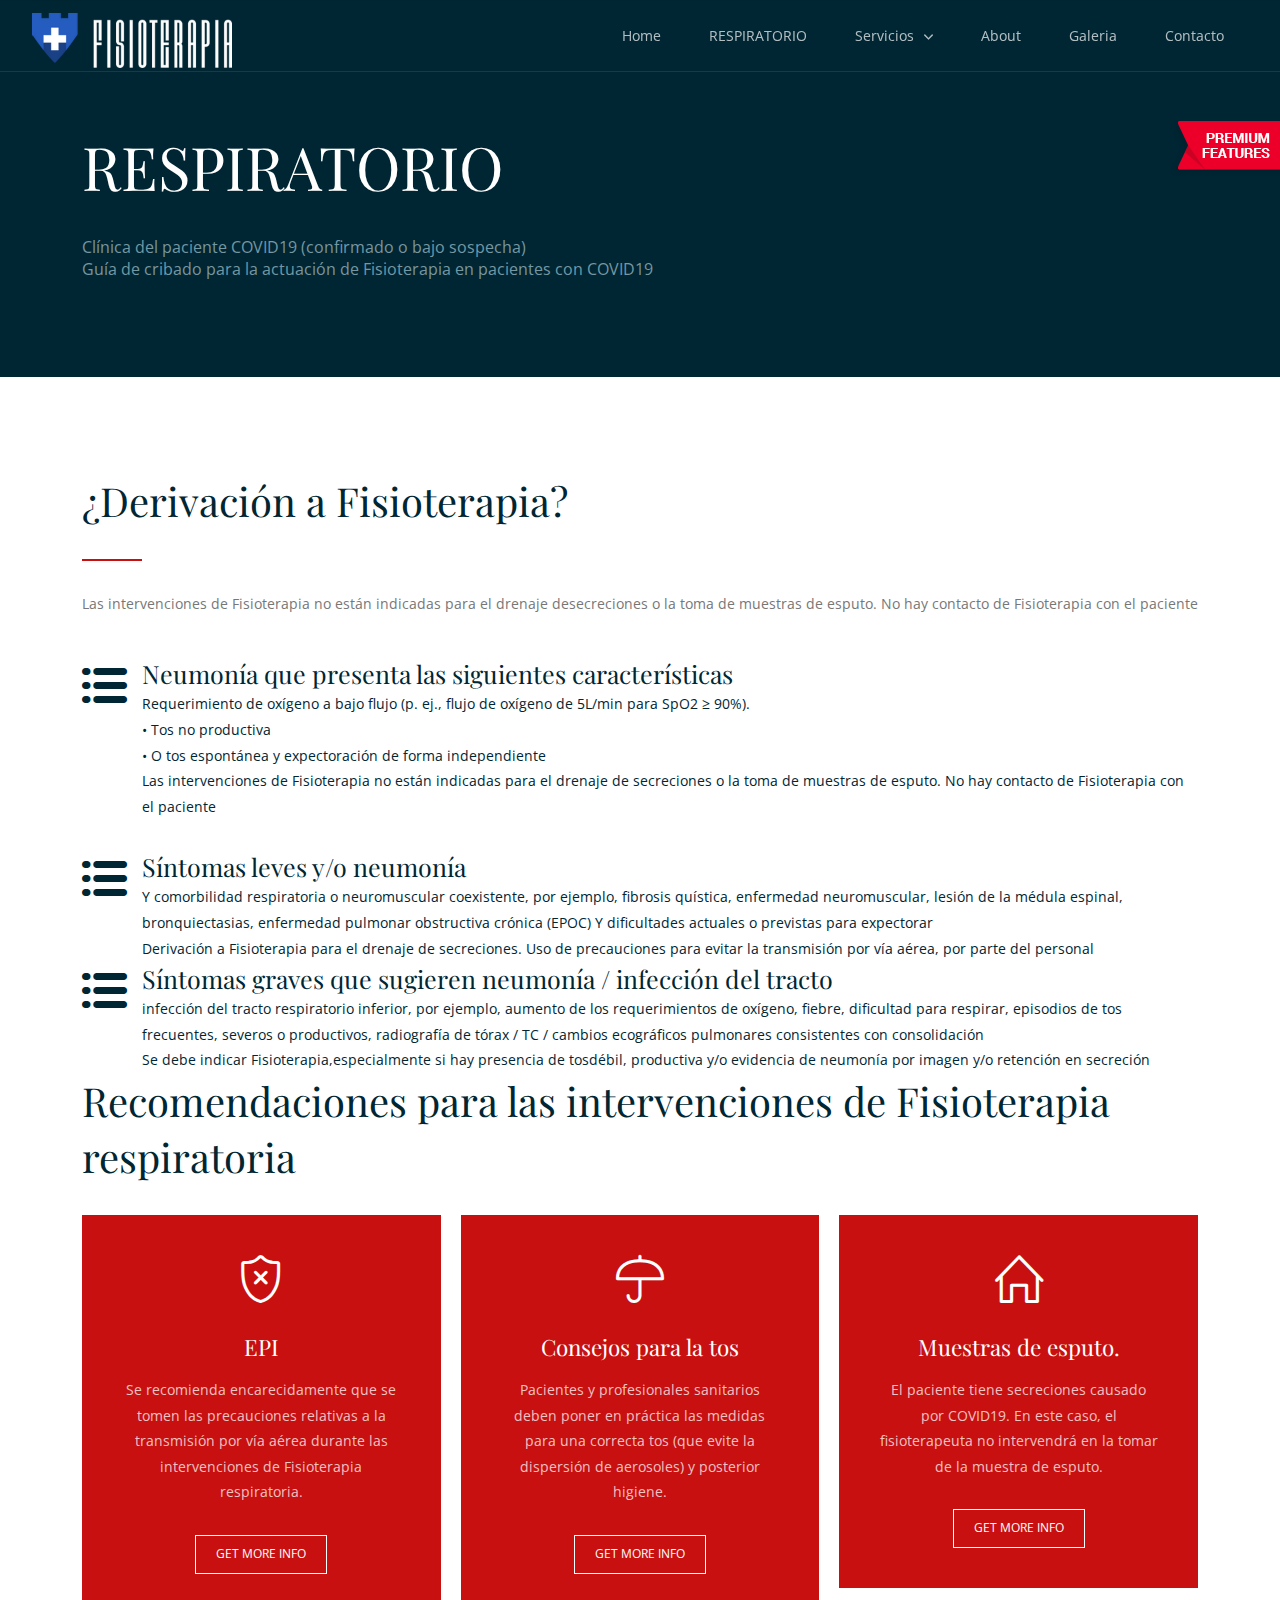
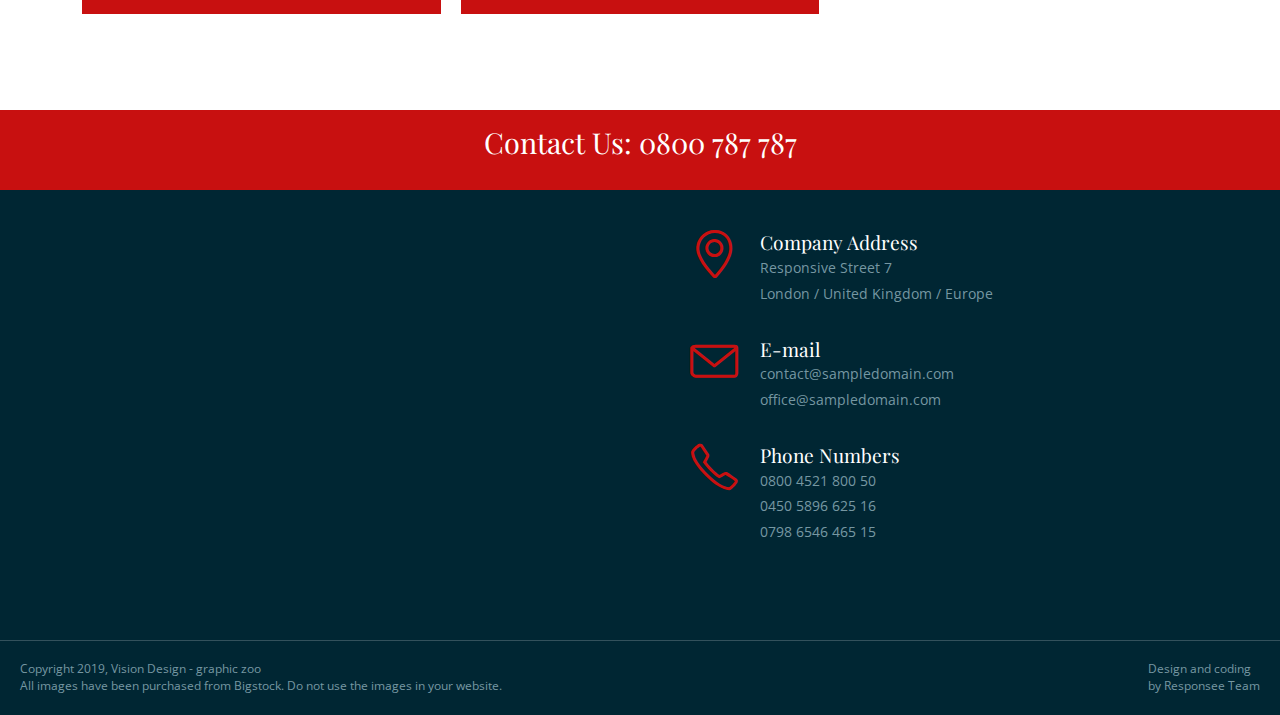
<file: Products.html>
<!DOCTYPE html>
<html lang="en-US">
  <head>
    <meta charset="UTF-8">
    <meta name="viewport" content="width=device-width, initial-scale=1.0" />
    <title>Eleganter - New Amazing HTML5 Template</title>
    <link rel="stylesheet" href="css/components.css">
    <link rel="stylesheet" href="css/icons.css">
    <link rel="stylesheet" href="css/responsee.css">
    <link rel="stylesheet" href="owl-carousel/owl.carousel.css">
    <link rel="stylesheet" href="owl-carousel/owl.theme.css">     
    <link rel="stylesheet" href="css/template-style.css">
    <link href='https://fonts.googleapis.com/css?family=Playfair+Display&subset=latin,latin-ext' rel='stylesheet' type='text/css'>
    <link href='https://fonts.googleapis.com/css?family=Open+Sans:400,300,700,800&subset=latin,latin-ext' rel='stylesheet' type='text/css'>
    <script type="text/javascript" src="js/jquery-1.8.3.min.js"></script>
    <script type="text/javascript" src="js/jquery-ui.min.js"></script>      
  </head>
  
  <body class="size-1140">
  	<!-- PREMIUM FEATURES BUTTON -->
  	<a target="_blank" class="hide-s" href="../template/eleganter-premium-responsive-business-template/" style="position:fixed;top:120px;right:-14px;z-index:10;"><img src="img/premium-features.png" alt=""></a>
    <!-- HEADER -->
    <header role="banner" class="position-absolute">    
      <!-- Top Navigation -->
      <nav class="background-transparent background-transparent-hightlight full-width sticky">
        <div class="s-12 l-2">
          <a href="index.html" class="logo">
            <!-- Logo White Version -->
            <img class="logo-white" src="img/logo.png" alt="">
            <!-- Logo Dark Version -->
            <img class="logo-dark" src="img/logo-dark.png" alt="">
          </a>
        </div>
        <div class="top-nav s-12 l-10">
          <p class="nav-text"></p>
          <ul class="right chevron">
            <li><a href="index.html">Home</a></li>
            <li><a href="products.html"> RESPIRATORIO</a></li>
            <li><a>Servicios</a>
              <ul>
                <li><a href="Formulario.html">Formulario</a>
                </li>
              </ul>
            </li>
            <li><a href="about.html">About</a></li>
            <li><a href="gallery.html">Galeria</a></li>
            <li><a href="contact.html">Contacto</a></li>
          </ul>
        </div>
      </nav>
    </header>
    
    <!-- MAIN -->
    <main role="main">
      <!-- Content -->
      <article>
        <header class="section background-dark">
          <div class="line">        
            <h1 class="text-white margin-top-bottom-40 text-size-60 text-line-height-1">RESPIRATORIO</h1>
            <p class="margin-bottom-0 text-size-16">Clínica del paciente COVID19
(confirmado o bajo sospecha)
<br>Guía de cribado para la actuación de Fisioterapia en pacientes con COVID19
            </p>
          </div>  
        </header>
        <section class="section background-white">
          <div class="line">
            <h2 class="text-size-40 margin-bottom-30">¿Derivación a Fisioterapia?</h2>
            <hr class="break-small background-primary margin-bottom-30">
            <p class="margin-bottom-40">
              Las intervenciones de Fisioterapia no están indicadas para el drenaje desecreciones o la toma de muestras de esputo. No hay contacto de Fisioterapia con el paciente
          <div class="line">
              <div class="float-left">
                <i class="icon-list icon3x text-dark"></i>
              </div>
              <div class="margin-left-60 margin-bottom-30">
                <h3 class="text-size-25 margin-bottom-0">Neumonía que presenta las siguientes características</h3>
                <p class="text-dark">Requerimiento de oxígeno a bajo flujo (p. ej., flujo de oxígeno de 5L/min para SpO2 ≥ 90%). <br>• Tos no productiva <br>• O tos espontánea y expectoración de forma independiente<br>Las intervenciones de Fisioterapia no están indicadas para el drenaje de secreciones o la toma de muestras de esputo. No hay contacto de Fisioterapia con el paciente </p></div>
            </div>
            
            <div class="line">
              <div class="float-left">
                <i class="icon-list icon3x text-dark"></i>
              </div>
              <div class="margin-left-60">
                <h3 class="text-size-25 margin-bottom-0">Síntomas leves y/o neumonía</h3>
                <p class="text-dark">Y comorbilidad respiratoria o neuromuscular coexistente, por ejemplo, fibrosis quística, enfermedad neuromuscular, lesión de la médula espinal, bronquiectasias, enfermedad pulmonar obstructiva crónica (EPOC) Y dificultades actuales o previstas para expectorar<br>Derivación a Fisioterapia para el drenaje de secreciones. Uso de precauciones para evitar la transmisión por vía aérea, por parte del personal</p>            
              </div>
            </div> 
            <div class="line">
              <div class="float-left">
                <i class="icon-list icon3x text-dark"></i>
              </div>
              <div class="margin-left-60">
                <h3 class="text-size-25 margin-bottom-0">Síntomas graves que sugieren neumonía / infección del tracto</h3>
                <p class="text-dark">infección del tracto respiratorio inferior, por ejemplo, aumento de los requerimientos de oxígeno, fiebre, dificultad para respirar, episodios de tos frecuentes, severos o productivos, radiografía de tórax / TC / cambios ecográficos pulmonares consistentes con consolidación<br>Se debe indicar Fisioterapia,especialmente si hay presencia de tosdébil, productiva y/o evidencia de neumonía por imagen y/o retención en secreción</p>            
              </div>
            </div> 
            
           </p>
           <h2 class="text-size-40 margin-bottom-30">Recomendaciones para las intervenciones de Fisioterapia respiratoria</h2>
          </div>   
          <div class="line text-center">
            <div class="margin">
              <div class="s-12 m-12 l-4 margin-m-bottom">
                <div class="padding-2x background-primary">
                  <i class="icon-sli-shield icon3x text-white margin-bottom-30"></i>
                  <h2 class="text-thin">EPI</h2>
                  <p class="margin-bottom-30">Se recomienda encarecidamente que se tomen las precauciones relativas a la transmisión por vía aérea durante las intervenciones de Fisioterapia respiratoria.
</p>
                  <a class="button button-white-stroke text-size-12" href="/">GET MORE INFO</a>
                </div>
              </div>
              <div class="s-12 m-12 l-4 margin-m-bottom">
                <div class="padding-2x background-primary">
                  <i class="icon-sli-umbrella icon3x text-white margin-bottom-30"></i>
                  <h2 class="text-thin">Consejos para la tos</h2>
                  <p class="margin-bottom-30">Pacientes y profesionales sanitarios deben poner en práctica las medidas para una correcta tos (que evite la dispersión de aerosoles) y posterior higiene.</p>
                  <a class="button button-white-stroke text-size-12" href="/">GET MORE INFO</a>
                </div>
              </div>
              <div class="s-12 m-12 l-4 margin-m-bottom">
                <div class="padding-2x background-primary">
                  <i class="icon-sli-home icon3x text-white margin-bottom-30"></i>
                  <h2 class="text-thin">Muestras de esputo.</h2>
                  <p class="margin-bottom-30">El paciente tiene secreciones causado por COVID19. En este caso, el fisioterapeuta no intervendrá en la tomar de la muestra de esputo.</p>
                  <a class="button button-white-stroke text-size-12" href="/">GET MORE INFO</a>
                </div>
              </div>
            </div>
          </div>
        </section> 
      </article>
    </main>
    
    <!-- FOOTER -->
    <footer>
      <!-- Contact Us -->
      <div class="background-primary padding text-center">
        <p class="h1">Contact Us: 0800 787 787</p>                                                                        
      </div>
      
      <!-- Main Footer -->
      <section class="background-dark full-width">
        <!-- Map -->
        <div class="s-12 m-12 l-6 margin-m-bottom-2x">
          <div class="s-12 grayscale center">  	  
           <iframe src="https://www.google.com/maps/embed?pb=!1m18!1m12!1m3!1d3989.7903050881773!2d-78.50038558590349!3d-0.21471313545477!2m3!1f0!2f0!3f0!3m2!1i1024!2i768!4f13.1!3m3!1m2!1s0x91d59a18a842ad41%3A0x9154ac7a544ff797!2sHospital%20de%20Especialidades%20%22Eugenio%20Espejo%22!5e0!3m2!1ses!2sec!4v1607203340452!5m2!1ses!2sec" width="600" height="450" frameborder="0" style="border:0;" allowfullscreen="" aria-hidden="false" tabindex="0"></iframe>
          </div>
        </div>
        
        <!-- Collumn 2 -->
        <div class="s-12 m-12 l-6 margin-m-bottom-2x">
          <div class="padding-2x">
            <div class="line">              
              <div class="float-left">
                  <i class="icon-sli-location-pin text-primary icon3x"></i>
                </div>
                <div class="margin-left-70 margin-bottom-30">
                  <h3 class="margin-bottom-0">Company Address</h3>
                  <p>Responsive Street 7<br>
                     London / United Kingdom / Europe
                  </p>               
                </div>
                <div class="float-left">
                  <i class="icon-sli-envelope text-primary icon3x"></i>
                </div>
                <div class="margin-left-70 margin-bottom-30">
                  <h3 class="margin-bottom-0">E-mail</h3>
                  <p>contact@sampledomain.com<br>
                     office@sampledomain.com
                  </p>              
                </div>
                <div class="float-left">
                  <i class="icon-sli-phone text-primary icon3x"></i>
                </div>
                <div class="margin-left-70">
                  <h3 class="margin-bottom-0">Phone Numbers</h3>
                  <p>0800 4521 800 50<br>
                     0450 5896 625 16<br>
                     0798 6546 465 15
                  </p>             
                </div>
            </div>
          </div>
        </div>  
      </section>
      <hr class="break margin-top-bottom-0" style="border-color: rgba(0, 38, 51, 0.80);">
      
      <!-- Bottom Footer -->
      <section class="padding background-dark full-width">
        <div class="s-12 l-6">
          <p class="text-size-12">Copyright 2019, Vision Design - graphic zoo</p>
          <p class="text-size-12">All images have been purchased from Bigstock. Do not use the images in your website.</p>
        </div>
        <div class="s-12 l-6">
          <a class="right text-size-12" href="http://www.myresponsee.com" title="Responsee - lightweight responsive framework">Design and coding<br> by Responsee Team</a>
        </div>
      </section>
    </footer>
    <script type="text/javascript" src="js/responsee.js"></script>
    <script type="text/javascript" src="owl-carousel/owl.carousel.js"></script>
    <script type="text/javascript" src="js/template-scripts.js"></script>
  </body>
</html>
</file>
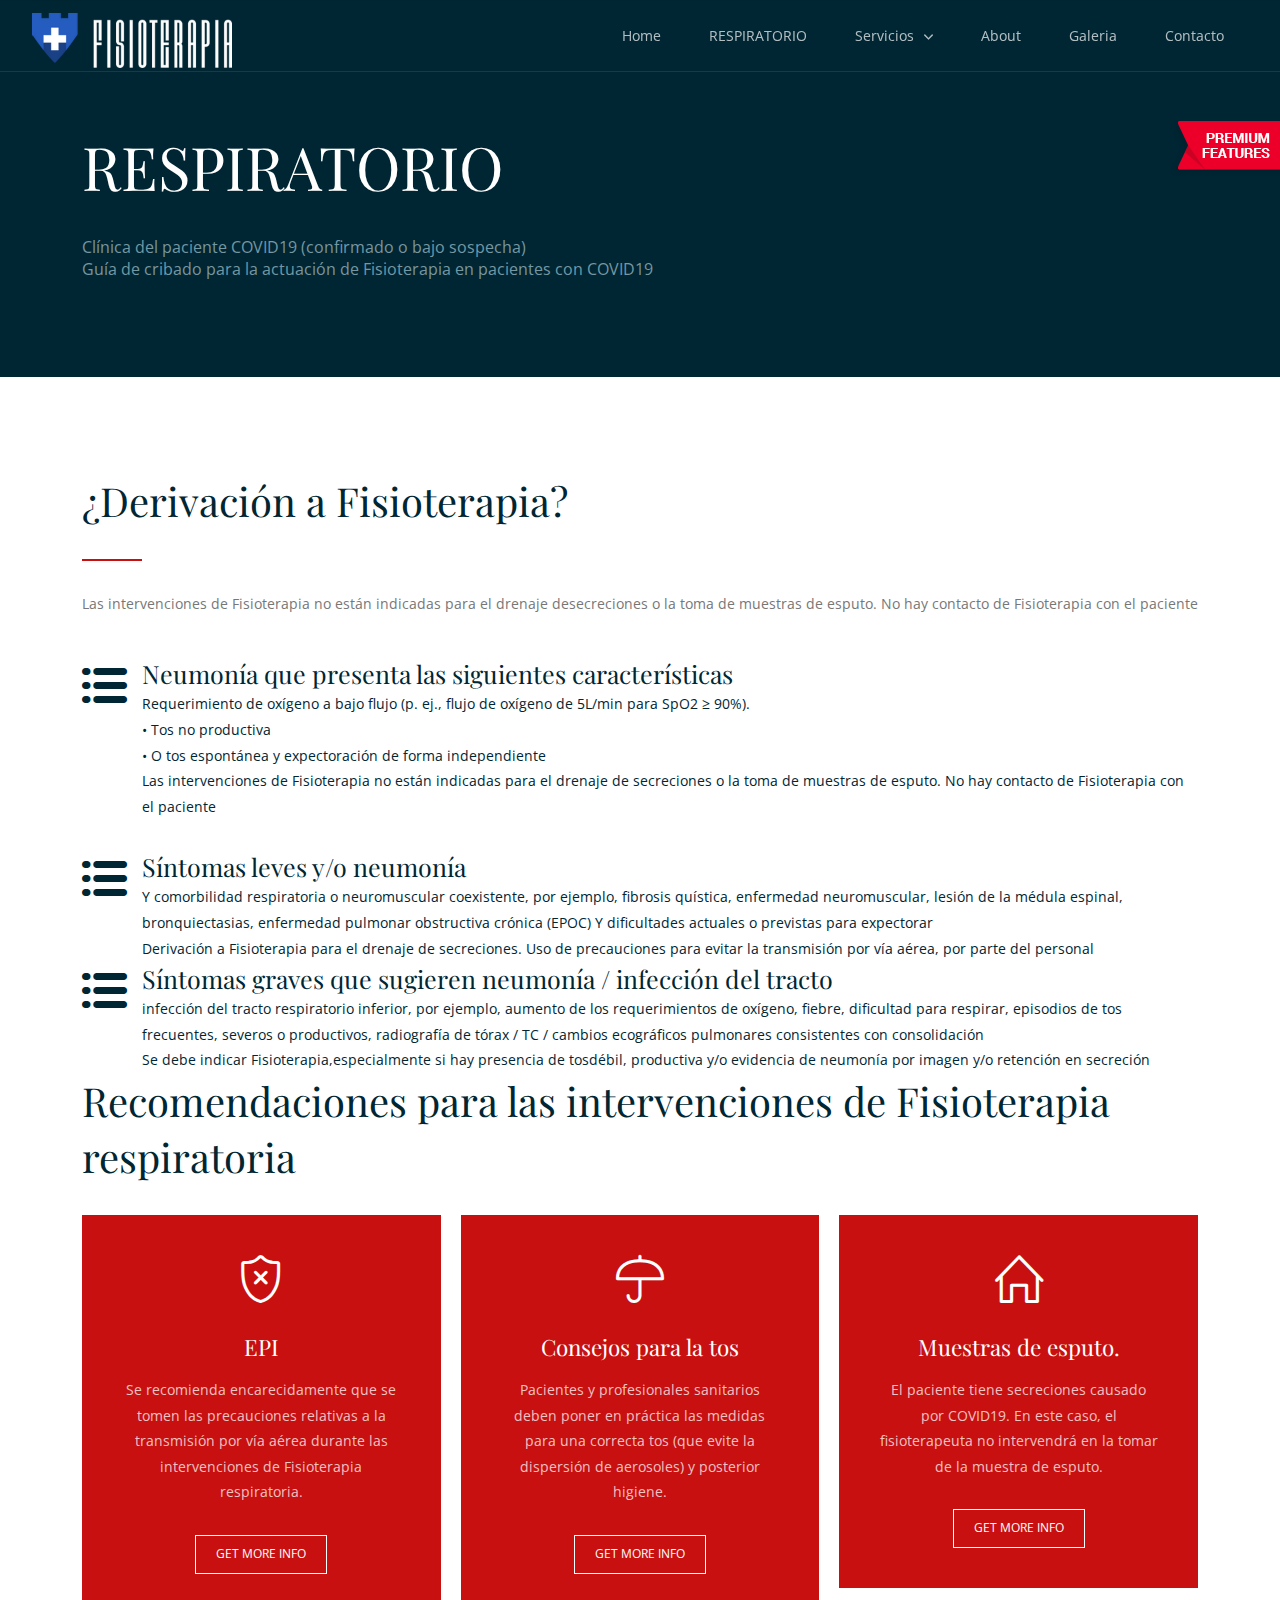
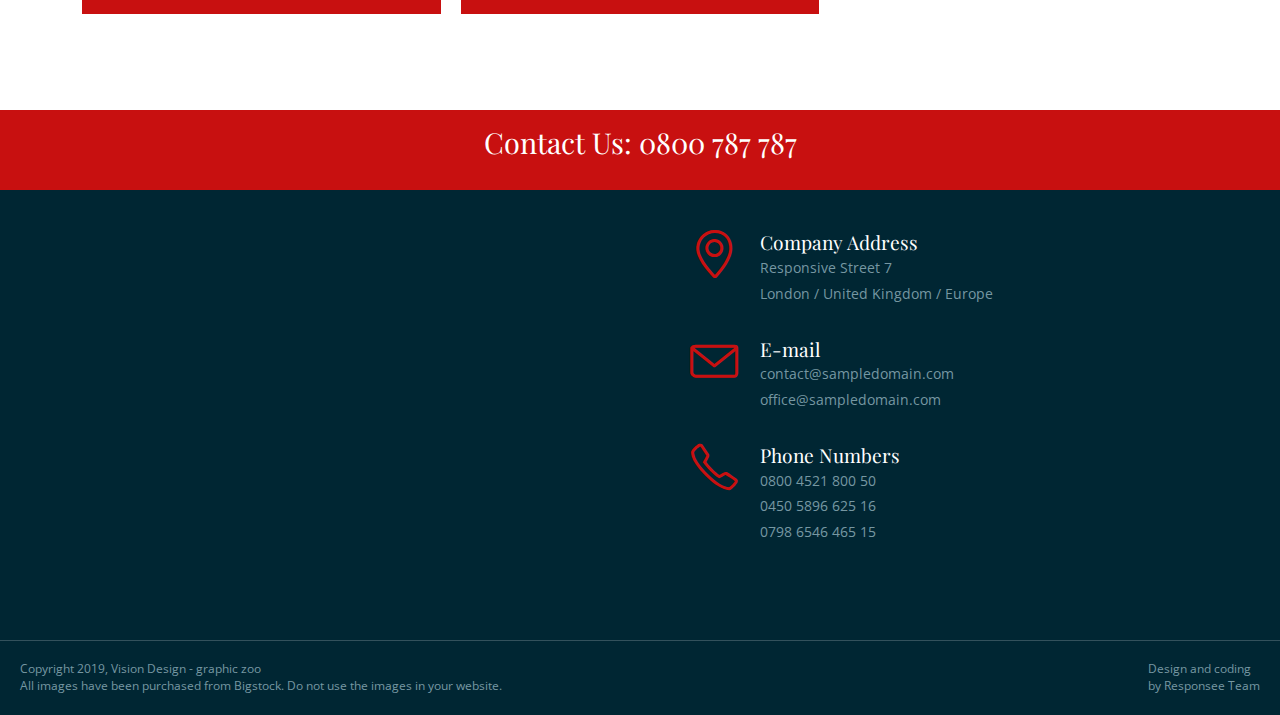
<file: Respiratorio.html>
<!DOCTYPE html>
<html lang="en-US">
  <head>
    <meta charset="UTF-8">
    <meta name="viewport" content="width=device-width, initial-scale=1.0" />
    <title>Fisioterapia - New Amazing HTML5</title>
    <link rel="stylesheet" href="css/components.css">
    <link rel="stylesheet" href="css/icons.css">
    <link rel="stylesheet" href="css/responsee.css">
    <link rel="stylesheet" href="owl-carousel/owl.carousel.css">
    <link rel="stylesheet" href="owl-carousel/owl.theme.css">     
    <link rel="stylesheet" href="css/template-style.css">
    <link href='https://fonts.googleapis.com/css?family=Playfair+Display&subset=latin,latin-ext' rel='stylesheet' type='text/css'>
    <link href='https://fonts.googleapis.com/css?family=Open+Sans:400,300,700,800&subset=latin,latin-ext' rel='stylesheet' type='text/css'>
    <script type="text/javascript" src="js/jquery-1.8.3.min.js"></script>
    <script type="text/javascript" src="js/jquery-ui.min.js"></script>      
  </head>
  
  <body class="size-1140">
  	<!-- PREMIUM FEATURES BUTTON -->
  	<a target="_blank" class="hide-s" href="../template/eleganter-premium-responsive-business-template/" style="position:fixed;top:120px;right:-14px;z-index:10;"><img src="img/premium-features.png" alt=""></a>
    <!-- HEADER -->
    <header role="banner" class="position-absolute">    
      <!-- Top Navigation -->
      <nav class="background-transparent background-transparent-hightlight full-width sticky">
        <div class="s-12 l-2">
          <a href="index.html" class="logo">
            <!-- Logo White Version -->
            <img class="logo-white" src="img/logo.png" alt="">
            <!-- Logo Dark Version -->
            <img class="logo-dark" src="img/logo-dark.png" alt="">
          </a>
        </div>
        <div class="top-nav s-12 l-10">
          <p class="nav-text"></p>
          <ul class="right chevron">
            <li><a href="index.html">Home</a></li>
            <li><a href="products.html"> RESPIRATORIO</a></li>
            <li><a>Servicios</a>
              <ul>
                <li><a href="Formulario.html">Formulario</a>
                </li>
              </ul>
            </li>
            <li><a href="about.html">About</a></li>
            <li><a href="gallery.html">Galeria</a></li>
            <li><a href="contact.html">Contacto</a></li>
          </ul>
        </div>
      </nav>
    </header>
    
    <!-- MAIN -->
    <main role="main">
      <!-- Content -->
      <article>
        <header class="section background-dark">
          <div class="line">        
            <h1 class="text-white margin-top-bottom-40 text-size-60 text-line-height-1">RESPIRATORIO</h1>
            <p class="margin-bottom-0 text-size-16">Clínica del paciente COVID19
(confirmado o bajo sospecha)
<br>Guía de cribado para la actuación de Fisioterapia en pacientes con COVID19
            </p>
          </div>  
        </header>
        <section class="section background-white">
          <div class="line">
            <h2 class="text-size-40 margin-bottom-30">¿Derivación a Fisioterapia?</h2>
            <hr class="break-small background-primary margin-bottom-30">
            <p class="margin-bottom-40">
              Las intervenciones de Fisioterapia no están indicadas para el drenaje desecreciones o la toma de muestras de esputo. No hay contacto de Fisioterapia con el paciente
          <div class="line">
              <div class="float-left">
                <i class="icon-list icon3x text-dark"></i>
              </div>
              <div class="margin-left-60 margin-bottom-30">
                <h3 class="text-size-25 margin-bottom-0">Neumonía que presenta las siguientes características</h3>
                <p class="text-dark">Requerimiento de oxígeno a bajo flujo (p. ej., flujo de oxígeno de 5L/min para SpO2 ≥ 90%). <br>• Tos no productiva <br>• O tos espontánea y expectoración de forma independiente<br>Las intervenciones de Fisioterapia no están indicadas para el drenaje de secreciones o la toma de muestras de esputo. No hay contacto de Fisioterapia con el paciente </p></div>
            </div>
            
            <div class="line">
              <div class="float-left">
                <i class="icon-list icon3x text-dark"></i>
              </div>
              <div class="margin-left-60">
                <h3 class="text-size-25 margin-bottom-0">Síntomas leves y/o neumonía</h3>
                <p class="text-dark">Y comorbilidad respiratoria o neuromuscular coexistente, por ejemplo, fibrosis quística, enfermedad neuromuscular, lesión de la médula espinal, bronquiectasias, enfermedad pulmonar obstructiva crónica (EPOC) Y dificultades actuales o previstas para expectorar<br>Derivación a Fisioterapia para el drenaje de secreciones. Uso de precauciones para evitar la transmisión por vía aérea, por parte del personal</p>            
              </div>
            </div> 
            <div class="line">
              <div class="float-left">
                <i class="icon-list icon3x text-dark"></i>
              </div>
              <div class="margin-left-60">
                <h3 class="text-size-25 margin-bottom-0">Síntomas graves que sugieren neumonía / infección del tracto</h3>
                <p class="text-dark">infección del tracto respiratorio inferior, por ejemplo, aumento de los requerimientos de oxígeno, fiebre, dificultad para respirar, episodios de tos frecuentes, severos o productivos, radiografía de tórax / TC / cambios ecográficos pulmonares consistentes con consolidación<br>Se debe indicar Fisioterapia,especialmente si hay presencia de tosdébil, productiva y/o evidencia de neumonía por imagen y/o retención en secreción</p>            
              </div>
            </div> 
            
           </p>
           <h2 class="text-size-40 margin-bottom-30">Recomendaciones para las intervenciones de Fisioterapia respiratoria</h2>
          </div>   
          <div class="line text-center">
            <div class="margin">
              <div class="s-12 m-12 l-4 margin-m-bottom">
                <div class="padding-2x background-primary">
                  <i class="icon-sli-shield icon3x text-white margin-bottom-30"></i>
                  <h2 class="text-thin">EPI</h2>
                  <p class="margin-bottom-30">Se recomienda encarecidamente que se tomen las precauciones relativas a la transmisión por vía aérea durante las intervenciones de Fisioterapia respiratoria.
</p>
                  <a class="button button-white-stroke text-size-12" href="/">GET MORE INFO</a>
                </div>
              </div>
              <div class="s-12 m-12 l-4 margin-m-bottom">
                <div class="padding-2x background-primary">
                  <i class="icon-sli-umbrella icon3x text-white margin-bottom-30"></i>
                  <h2 class="text-thin">Consejos para la tos</h2>
                  <p class="margin-bottom-30">Pacientes y profesionales sanitarios deben poner en práctica las medidas para una correcta tos (que evite la dispersión de aerosoles) y posterior higiene.</p>
                  <a class="button button-white-stroke text-size-12" href="/">GET MORE INFO</a>
                </div>
              </div>
              <div class="s-12 m-12 l-4 margin-m-bottom">
                <div class="padding-2x background-primary">
                  <i class="icon-sli-home icon3x text-white margin-bottom-30"></i>
                  <h2 class="text-thin">Muestras de esputo.</h2>
                  <p class="margin-bottom-30">El paciente tiene secreciones causado por COVID19. En este caso, el fisioterapeuta no intervendrá en la tomar de la muestra de esputo.</p>
                  <a class="button button-white-stroke text-size-12" href="/">GET MORE INFO</a>
                </div>
              </div>
            </div>
          </div>
        </section> 
      </article>
    </main>
    
    <!-- FOOTER -->
    <footer>
      <!-- Contact Us -->
      <div class="background-primary padding text-center">
        <p class="h1">Contact Us: 0800 787 787</p>                                                                        
      </div>
      
      <!-- Main Footer -->
      <section class="background-dark full-width">
        <!-- Map -->
        <div class="s-12 m-12 l-6 margin-m-bottom-2x">
          <div class="s-12 grayscale center">  	  
           <iframe src="https://www.google.com/maps/embed?pb=!1m18!1m12!1m3!1d3989.7903050881773!2d-78.50038558590349!3d-0.21471313545477!2m3!1f0!2f0!3f0!3m2!1i1024!2i768!4f13.1!3m3!1m2!1s0x91d59a18a842ad41%3A0x9154ac7a544ff797!2sHospital%20de%20Especialidades%20%22Eugenio%20Espejo%22!5e0!3m2!1ses!2sec!4v1607203340452!5m2!1ses!2sec" width="600" height="450" frameborder="0" style="border:0;" allowfullscreen="" aria-hidden="false" tabindex="0"></iframe>
          </div>
        </div>
        
        <!-- Collumn 2 -->
        <div class="s-12 m-12 l-6 margin-m-bottom-2x">
          <div class="padding-2x">
            <div class="line">              
              <div class="float-left">
                  <i class="icon-sli-location-pin text-primary icon3x"></i>
                </div>
                <div class="margin-left-70 margin-bottom-30">
                  <h3 class="margin-bottom-0">Company Address</h3>
                  <p>Responsive Street 7<br>
                     London / United Kingdom / Europe
                  </p>               
                </div>
                <div class="float-left">
                  <i class="icon-sli-envelope text-primary icon3x"></i>
                </div>
                <div class="margin-left-70 margin-bottom-30">
                  <h3 class="margin-bottom-0">E-mail</h3>
                  <p>contact@sampledomain.com<br>
                     office@sampledomain.com
                  </p>              
                </div>
                <div class="float-left">
                  <i class="icon-sli-phone text-primary icon3x"></i>
                </div>
                <div class="margin-left-70">
                  <h3 class="margin-bottom-0">Phone Numbers</h3>
                  <p>0800 4521 800 50<br>
                     0450 5896 625 16<br>
                     0798 6546 465 15
                  </p>             
                </div>
            </div>
          </div>
        </div>  
      </section>
      <hr class="break margin-top-bottom-0" style="border-color: rgba(0, 38, 51, 0.80);">
      
      <!-- Bottom Footer -->
      <section class="padding background-dark full-width">
        <div class="s-12 l-6">
          <p class="text-size-12">Copyright 2019, Vision Design - graphic zoo</p>
          <p class="text-size-12">All images have been purchased from Bigstock. Do not use the images in your website.</p>
        </div>
        <div class="s-12 l-6">
          <a class="right text-size-12" href="http://www.myresponsee.com" title="Responsee - lightweight responsive framework">Design and coding<br> by Responsee Team</a>
        </div>
      </section>
    </footer>
    <script type="text/javascript" src="js/responsee.js"></script>
    <script type="text/javascript" src="owl-carousel/owl.carousel.js"></script>
    <script type="text/javascript" src="js/template-scripts.js"></script>
  </body>
</html>
</file>
<file: css/components.css>
/*
 * Components CSS - v5 - 2016-07-08
 * https://www.myresponsee.com
 * Copyright 2018, Vision Design - graphic zoo
 * Free to use under the MIT license.
*/
/* Tabs */
.tab-item {
  background: none repeat scroll 0 0 #fff;
  display: none;
  padding: 1.25rem 0;
}
.tab-item.tab-active {
  display: block;
}
.tab-content > .tab-label {
  display: none;
}
.tab-nav > .tab-label {
  float:left;
}
a.tab-label, a.tab-label:link, a.tab-label:visited, a.tab-label:hover {
  background: none repeat scroll 0 0 #262626;
  color: #000;
  margin-right: 1px;
  padding: 0.625rem 1.25rem;
  transition: background 0.20s linear 0s;
  -o-transition: background 0.20s linear 0s;
  -ms-transition: background 0.20s linear 0s;
  -moz-transition: background 0.20s linear 0s;
  -webkit-transition: background 0.20s linear 0s;
}
a.tab-label:hover,a.tab-label.active-btn {
  background: none repeat scroll 0 0 #999;
}
.tab-label.active-btn {
  cursor: default;
}
.tab-content {
  text-align: left;
}
@media screen and (max-width:768px) {    
  .tab-nav > .tab-label {
    margin: 0.5px 0;
    width: 100%;
  }
}
/* Custom forms */
form.customform input, form.customform select, form.customform textarea, form.customform button {
 font-size:0.9rem;
 font-family:inherit;
 margin-bottom:1.25rem;
} 
form.customform input, form.customform select {height: 2.7rem;}
form.customform input, form.customform textarea, form.customform select { 
 background: none repeat scroll 0 0 #F5F5F5;
 transition: background 0.20s linear 0s;
 -o-transition: background 0.20s linear 0s;
 -ms-transition: background 0.20s linear 0s;
 -moz-transition: background 0.20s linear 0s;
 -webkit-transition: background 0.20s linear 0s;
}
form.customform input:hover, form.customform textarea:hover, form.customform select:hover, form.customform input:focus, form.customform textarea:focus, form.customform select:focus {background: none repeat scroll 0 0 #fff;}
form.customform input, form.customform textarea, form.customform select {
 background: none repeat scroll 0 0 #F5F5F5;
 border: 1px solid #E0E0E0;
 padding: 0.625rem;
 width: 100%;
}
form.customform input[type="file"] {
 border: 1px solid #E0E0E0;
 height: auto;
 max-height: 2.7rem;
 min-height: 2.7rem;
 padding: 0.4rem;
 width: 100%;
}
form.customform input[type="radio"], form.customform input[type="checkbox"] {
 margin-right: 0.625rem;
 width:auto;
 padding:0;
 height:auto;
}
form.customform option {padding: 0.625rem;}
form.customform select[multiple="multiple"] {height: auto;}
form.customform button {
 width: 100%;
 background: none repeat scroll 0 0 #152732;
 border: 0 none;
 color: #fff;
 height: 2.7rem;
 padding: 0.625rem;
 cursor:pointer;
 width: 100%;
 transition: background 0.20s linear 0s;
 -o-transition: background 0.20s linear 0s;
 -ms-transition: background 0.20s linear 0s;
 -moz-transition: background 0.20s linear 0s;
 -webkit-transition: background 0.20s linear 0s;
}
/* Tooltip */
a.tooltip-container,.tooltip-container {
  border-bottom:1px dotted;
  border-bottom-color: color;
  cursor: help;
  font-weight: 600;
}
a .tooltip-content,.tooltip-content {
  background: #152732 none repeat scroll 0 0;
  color: #fff!important;
  border-radius: 3px;
  display: none;
  font-size: 0.8rem;
  font-weight: normal;
  line-height: 1.3rem;
  margin-top: -1.25rem;
  max-width: 300px;
  padding: 0.625rem;
  position: absolute;
  z-index: 10;
}
.tooltip-content::after {
  border-left: 9px solid transparent;
  border-right: 9px solid transparent;
  border-top: 7px solid #152732;
  bottom: -5px;
  clear: both;
  content: "";
  height: 0;
  left: 50%;
  margin-left: -5px;
  position: absolute;
  width: 0;
}
a.tooltip-content.tooltip-bottom,.tooltip-content.tooltip-bottom {
  margin-top: 1.25rem;
}
.tooltip-content.tooltip-bottom::after {
  border-left: 9px solid transparent;
  border-right: 9px solid transparent;
  border-top: 0;
  border-bottom: 7px solid #152732;
  top: -5px;
}
/* Buttons */
.button,a.button,a.button:link,a.button:active,a.button:visited {
  background: #777 none repeat scroll 0 0;
  border: 0;
  color: #fff;
  cursor: pointer;
  display: inline-block;
  font-size: 0.85rem;
  padding: 0.825rem 1rem;
  text-align: center;
  transition: all 0.20s linear 0s;
  -o-transition: all 0.20s linear 0s;
  -ms-transition: all 0.20s linear 0s;
  -moz-transition: all 0.20s linear 0s;
  -webkit-transition: all 0.20s linear 0s;
}
.button.rounded-btn {
  border-radius: 4px;
}
.button.rounded-full-btn {
  border-radius: 100px;
}
.button:hover {box-shadow: 0 0 10px 100px rgba(255,255,255,0.15) inset;}
.button.secondary-btn,a.button.secondary-btn,a.button.secondary-btn:link,a.button.secondary-btn:active,a.button.secondary-btn:visited {
  background: #444 none repeat scroll 0 0;
}
.button.cancel-btn,a.button.cancel-btn,a.button.cancel-btn:link,a.button.cancel-btn:active,a.button.cancel-btn:visited {
  background: #dc003a none repeat scroll 0 0;
}
.button.submit-btn,a.button.submit-btn,a.button.submit-btn:link,a.button.submit-btn:active,a.button.submit-btn:visited {
  background: #b4bf04 none repeat scroll 0 0;
}
.button.reload-btn,a.button.reload-btn,a.button.reload-btn:link,a.button.reload-btn:active,a.button.reload-btn:visited {
  background: #ff9800 none repeat scroll 0 0;
}
.button.disabled-btn {
  cursor: not-allowed!important;
  opacity: 0.2;
}
.button i {
  background: rgba(0, 0, 0, 0.1) none repeat scroll 0 0;
  border-radius: 27px;
  color: #fff!important;
  display: inline-block;
  font-size: 0.8rem;
  height: 27px;
  line-height: 27px;
  margin-right: 5px;
  width: 27px;
  transition: all 0.20s linear 0s;
  -o-transition: all 0.20s linear 0s;
  -ms-transition: all 0.20s linear 0s;
  -moz-transition: all 0.20s linear 0s;
  -webkit-transition: all 0.20s linear 0s;
}
.button:hover > i {
  background: rgba(0, 0, 0, 0.06) none repeat scroll 0 0;
}
</file>
<file: css/icons.css>
/* Icon font - MFG labs */
@font-face {
  font-family: 'mfg';
    src: url('../font/mfglabsiconset-webfont.eot');
    src: url('../font/mfglabsiconset-webfont.svg#mfg_labs_iconsetregular') format('svg'),
   		   url('../font/mfglabsiconset-webfont.eot?#iefix') format('embedded-opentype'),
         url('../font/mfglabsiconset-webfont.woff') format('woff'),
         url('../font/mfglabsiconset-webfont.ttf') format('truetype');
    font-weight: normal;
    font-style: normal;
}

.icon-cloud,
.icon-at,
.icon-plus,
.icon-minus,
.icon-arrow_up,
.icon-arrow_down,
.icon-arrow_right,
.icon-arrow_left,
.icon-chevron_down,
.icon-chevron_up,
.icon-chevron_right,
.icon-chevron_left,
.icon-reorder,
.icon-list,
.icon-reorder_square,
.icon-reorder_square_line,
.icon-coverflow,
.icon-coverflow_line,
.icon-pause,
.icon-play,
.icon-step_forward,
.icon-step_backward,
.icon-fast_forward,
.icon-fast_backward,
.icon-cloud_upload,
.icon-cloud_download,
.icon-data_science,
.icon-data_science_black,
.icon-globe,
.icon-globe_black,
.icon-math_ico,
.icon-math,
.icon-math_black,
.icon-paperplane_ico,
.icon-paperplane,
.icon-paperplane_black,
.icon-color_balance,
.icon-star,
.icon-star_half,
.icon-star_empty,
.icon-star_half_empty,
.icon-reload,
.icon-heart,
.icon-heart_broken,
.icon-hashtag,
.icon-reply,
.icon-retweet,
.icon-signin,
.icon-signout,
.icon-download,
.icon-upload,
.icon-placepin,
.icon-display_screen,
.icon-tablet,
.icon-smartphone,
.icon-connected_object,
.icon-lock,
.icon-unlock,
.icon-camera,
.icon-isight,
.icon-video_camera,
.icon-random,
.icon-message,
.icon-discussion,
.icon-calendar,
.icon-ringbell,
.icon-movie,
.icon-mail,
.icon-pen,
.icon-settings,
.icon-measure,
.icon-vector,
.icon-vector_pen,
.icon-mute_on,
.icon-mute_off,
.icon-home,
.icon-sheet,
.icon-arrow_big_right,
.icon-arrow_big_left,
.icon-arrow_big_down,
.icon-arrow_big_up,
.icon-dribbble_circle,
.icon-dribbble,
.icon-facebook_circle,
.icon-facebook,
.icon-git_circle_alt,
.icon-git_circle,
.icon-git,
.icon-octopus,
.icon-twitter_circle,
.icon-twitter,
.icon-google_plus_circle,
.icon-google_plus,
.icon-linked_in_circle,
.icon-linked_in,
.icon-instagram,
.icon-instagram_circle,
.icon-mfg_icon,
.icon-xing,
.icon-xing_circle,
.icon-mfg_icon_circle,
.icon-user,
.icon-user_male,
.icon-user_female,
.icon-users,
.icon-file_open,
.icon-file_close,
.icon-file_alt,
.icon-file_close_alt,
.icon-attachment,
.icon-check,
.icon-cross_mark,
.icon-cancel_circle,
.icon-check_circle,
.icon-magnifying,
.icon-inbox,
.icon-clock,
.icon-stopwatch,
.icon-hourglass,
.icon-trophy,
.icon-unlock_alt,
.icon-lock_alt,
.icon-arrow_doubled_right,
.icon-arrow_doubled_left,
.icon-arrow_doubled_down,
.icon-arrow_doubled_up,
.icon-link,
.icon-warning,
.icon-warning_alt,
.icon-magnifying_plus,
.icon-magnifying_minus,
.icon-white_question,
.icon-black_question,
.icon-stop,
.icon-share,
.icon-eye,
.icon-trash_can,
.icon-hard_drive,
.icon-information_black,
.icon-information_white,
.icon-printer,
.icon-letter,
.icon-soundcloud,
.icon-soundcloud_circle,
.icon-anchor,
.icon-female_sign,
.icon-male_sign,
.icon-joystick,
.icon-high_voltage,
.icon-fire,
.icon-newspaper,
.icon-chart,
.icon-spread,
.icon-spinner_1,
.icon-spinner_2,
.icon-chart_alt,
.icon-label,
.icon-brush,
.icon-refresh,
.icon-node,
.icon-node_2,
.icon-node_3,
.icon-link_2_nodes,
.icon-link_3_nodes,
.icon-link_loop_nodes,
.icon-node_size,
.icon-node_color,
.icon-layout_directed,
.icon-layout_radial,
.icon-layout_hierarchical,
.icon-node_link_direction,
.icon-node_link_short_path,
.icon-node_cluster,
.icon-display_graph,
.icon-node_link_weight,
.icon-more_node_links,
.icon-node_shape,
.icon-node_icon,
.icon-node_text,
.icon-node_link_text,
.icon-node_link_color,
.icon-node_link_shape,
.icon-credit_card,
.icon-disconnect,
.icon-graph,
.icon-new_user {
  font-family: 'mfg';
  font-style: normal;
  font-variant: normal;
  font-weight: normal;
  color:#e3e3e3;
  speak: none; 
  text-transform: none;
  /* Better Font Rendering =========== */
  -webkit-font-smoothing: antialiased;
  -moz-osx-font-smoothing: grayscale;
}
.icon2x {font-size: 2rem;}
.icon3x {font-size: 3rem;}

.icon-cloud:before { content: "\2601"; }
.icon-at:before { content: "\0040"; }
.icon-plus:before { content: "\002B"; }
.icon-minus:before { content: "\2212"; }
.icon-arrow_up:before { content: "\2191"; }
.icon-arrow_down:before { content: "\2193"; }
.icon-arrow_right:before { content: "\2192"; }
.icon-arrow_left:before { content: "\2190"; }
.icon-chevron_down:before { content: "\f004"; }
.icon-chevron_up:before { content: "\f005"; }
.icon-chevron_right:before { content: "\f006"; }
.icon-chevron_left:before { content: "\f007"; }
.icon-reorder:before { content: "\f008"; }
.icon-list:before { content: "\f009"; }
.icon-reorder_square:before { content: "\f00a"; }
.icon-reorder_square_line:before { content: "\f00b"; }
.icon-coverflow:before { content: "\f00c"; }
.icon-coverflow_line:before { content: "\f00d"; }
.icon-pause:before { content: "\f00e"; }
.icon-play:before { content: "\f00f"; }
.icon-step_forward:before { content: "\f010"; }
.icon-step_backward:before { content: "\f011"; }
.icon-fast_forward:before { content: "\f012"; }
.icon-fast_backward:before { content: "\f013"; }
.icon-cloud_upload:before { content: "\f014"; }
.icon-cloud_download:before { content: "\f015"; }
.icon-data_science:before { content: "\f016"; }
.icon-data_science_black:before { content: "\f017"; }
.icon-globe:before { content: "\f018"; }
.icon-globe_black:before { content: "\f019"; }
.icon-math_ico:before { content: "\f01a"; }
.icon-math:before { content: "\f01b"; }
.icon-math_black:before { content: "\f01c"; }
.icon-paperplane_ico:before { content: "\f01d"; }
.icon-paperplane:before { content: "\f01e"; }
.icon-paperplane_black:before { content: "\f01f"; }
.icon-color_balance:before { content: "\f020"; }
.icon-star:before { content: "\2605"; }
.icon-star_half:before { content: "\f022"; }
.icon-star_empty:before { content: "\2606"; }
.icon-star_half_empty:before { content: "\f024"; }
.icon-reload:before { content: "\f025"; }
.icon-heart:before { content: "\2665"; }
.icon-heart_broken:before { content: "\f028"; }
.icon-hashtag:before { content: "\f029"; }
.icon-reply:before { content: "\f02a"; }
.icon-retweet:before { content: "\f02b"; }
.icon-signin:before { content: "\f02c"; }
.icon-signout:before { content: "\f02d"; }
.icon-download:before { content: "\f02e"; }
.icon-upload:before { content: "\f02f"; }
.icon-placepin:before { content: "\f031"; }
.icon-display_screen:before { content: "\f032"; }
.icon-tablet:before { content: "\f033"; }
.icon-smartphone:before { content: "\f034"; }
.icon-connected_object:before { content: "\f035"; }
.icon-lock:before { content: "\F512"; }
.icon-unlock:before { content: "\F513"; }
.icon-camera:before { content: "\F4F7"; }
.icon-isight:before { content: "\f039"; }
.icon-video_camera:before { content: "\f03a"; }
.icon-random:before { content: "\f03b"; }
.icon-message:before { content: "\F4AC"; }
.icon-discussion:before { content: "\f03d"; }
.icon-calendar:before { content: "\F4C5"; }
.icon-ringbell:before { content: "\f03f"; }
.icon-movie:before { content: "\f040"; }
.icon-mail:before { content: "\2709"; }
.icon-pen:before { content: "\270F"; }
.icon-settings:before { content: "\9881"; }
.icon-measure:before { content: "\f044"; }
.icon-vector:before { content: "\f045"; }
.icon-vector_pen:before { content: "\2712"; }
.icon-mute_on:before { content: "\f047"; }
.icon-mute_off:before { content: "\f048"; }
.icon-home:before { content: "\2302"; }
.icon-sheet:before { content: "\f04a"; }
.icon-arrow_big_right:before { content: "\21C9"; }
.icon-arrow_big_left:before { content: "\21C7"; }
.icon-arrow_big_down:before { content: "\21CA"; }
.icon-arrow_big_up:before { content: "\21C8"; }
.icon-dribbble_circle:before { content: "\f04f"; }
.icon-dribbble:before { content: "\f050"; }
.icon-facebook_circle:before { content: "\f051"; }
.icon-facebook:before { content: "\f052"; }
.icon-git_circle_alt:before { content: "\f053"; }
.icon-git_circle:before { content: "\f054"; }
.icon-git:before { content: "\f055"; }
.icon-octopus:before { content: "\f056"; }
.icon-twitter_circle:before { content: "\f057"; }
.icon-twitter:before { content: "\f058"; }
.icon-google_plus_circle:before { content: "\f059"; }
.icon-google_plus:before { content: "\f05a"; }
.icon-linked_in_circle:before { content: "\f05b"; }
.icon-linked_in:before { content: "\f05c"; }
.icon-instagram:before { content: "\f05d"; }
.icon-instagram_circle:before { content: "\f05e"; }
.icon-mfg_icon:before { content: "\f05f"; }
.icon-xing:before { content: "\F532"; }
.icon-xing_circle:before { content: "\F533"; }
.icon-mfg_icon_circle:before { content: "\f060"; }
.icon-user:before { content: "\f061"; }
.icon-user_male:before { content: "\f062"; }
.icon-user_female:before { content: "\f063"; }
.icon-users:before { content: "\f064"; }
.icon-file_open:before { content: "\F4C2"; }
.icon-file_close:before { content: "\f067"; }
.icon-file_alt:before { content: "\f068"; }
.icon-file_close_alt:before { content: "\f069"; }
.icon-attachment:before { content: "\f06a"; }
.icon-check:before { content: "\2713"; }
.icon-cross_mark:before { content: "\274C"; }
.icon-cancel_circle:before { content: "\F06E"; }
.icon-check_circle:before { content: "\f06d"; }
.icon-magnifying:before { content: "\F50D"; }
.icon-inbox:before { content: "\f070"; }
.icon-clock:before { content: "\23F2"; }
.icon-stopwatch:before { content: "\23F1"; }
.icon-hourglass:before { content: "\231B"; }
.icon-trophy:before { content: "\f074"; }
.icon-unlock_alt:before { content: "\F075"; }
.icon-lock_alt:before { content: "\F510"; }
.icon-arrow_doubled_right:before { content: "\21D2"; }
.icon-arrow_doubled_left:before { content: "\21D0"; }
.icon-arrow_doubled_down:before { content: "\21D3"; }
.icon-arrow_doubled_up:before { content: "\21D1"; }
.icon-link:before { content: "\f07B"; }
.icon-warning:before { content: "\2757"; }
.icon-warning_alt:before { content: "\2755"; }
.icon-magnifying_plus:before { content: "\f07E"; }
.icon-magnifying_minus:before { content: "\f07F"; }
.icon-white_question:before { content: "\2754"; }
.icon-black_question:before { content: "\2753"; }
.icon-stop:before { content: "\f080"; }
.icon-share:before { content: "\f081"; }
.icon-eye:before { content: "\f082"; }
.icon-trash_can:before { content: "\f083"; }
.icon-hard_drive:before { content: "\f084"; }
.icon-information_black:before { content: "\f085"; }
.icon-information_white:before { content: "\f086"; }
.icon-printer:before { content: "\f087"; }
.icon-letter:before { content: "\f088"; }
.icon-soundcloud:before { content: "\f089"; }
.icon-soundcloud_circle:before { content: "\f08A"; }
.icon-anchor:before { content: "\2693"; }
.icon-female_sign:before { content: "\2640"; }
.icon-male_sign:before { content: "\2642"; }
.icon-joystick:before { content: "\F514"; }
.icon-high_voltage:before { content: "\26A1"; }
.icon-fire:before { content: "\F525"; }
.icon-newspaper:before { content: "\F4F0"; }
.icon-chart:before { content: "\F526"; }
.icon-spread:before { content: "\F527"; }
.icon-spinner_1:before { content: "\F528"; }
.icon-spinner_2:before { content: "\F529"; }
.icon-chart_alt:before { content: "\F530"; }
.icon-label:before { content: "\F531"; }
.icon-brush:before { content: "\E000"; }
.icon-refresh:before { content: "\E001"; }
.icon-node:before { content: "\E002"; }
.icon-node_2:before { content: "\E003"; }
.icon-node_3:before { content: "\E004"; }
.icon-link_2_nodes:before { content: "\E005"; }
.icon-link_3_nodes:before { content: "\E006"; }
.icon-link_loop_nodes:before { content: "\E007"; }
.icon-node_size:before { content: "\E008"; }
.icon-node_color:before { content: "\E009"; }
.icon-layout_directed:before { content: "\E010"; }
.icon-layout_radial:before { content: "\E011"; }
.icon-layout_hierarchical:before { content: "\E012"; }
.icon-node_link_direction:before { content: "\E013"; }
.icon-node_link_short_path:before { content: "\E014"; }
.icon-node_cluster:before { content: "\E015"; }
.icon-display_graph:before { content: "\E016"; }
.icon-node_link_weight:before { content: "\E017"; }
.icon-more_node_links:before { content: "\E018"; }
.icon-node_shape:before { content: "\E00A"; }
.icon-node_icon:before { content: "\E00B"; }
.icon-node_text:before { content: "\E00C"; }
.icon-node_link_text:before { content: "\E00D"; }
.icon-node_link_color:before { content: "\E00E"; }
.icon-node_link_shape:before { content: "\E00F"; }
.icon-credit_card:before { content: "\F4B3"; }
.icon-disconnect:before { content: "\F534"; }
.icon-graph:before { content: "\F535"; }
.icon-new_user:before { content: "\F536"; }


/* Icon font - Simple Line Icons */
@font-face {
  font-family: 'sli';
  src: url('../font/Simple-Line-Icons.eot?v=2.2.2');
  src: url('../font/Simple-Line-Icons.eot?v=2.2.2#iefix') format('embedded-opentype'), url('../font/Simple-Line-Icons.ttf?v=2.2.2') format('truetype'), url('../font/Simple-Line-Icons.woff2?v=2.2.2') format('woff2'), url('../font/Simple-Line-Icons.woff?v=2.2.2') format('woff'), url('../font/Simple-Line-Icons.svg?v=2.2.2#simple-line-icons') format('svg');
  font-weight: normal;
  font-style: normal;
}

.icon-sli-user,
.icon-sli-people,
.icon-sli-user-female,
.icon-sli-user-follow,
.icon-sli-user-following,
.icon-sli-user-unfollow,
.icon-sli-login,
.icon-sli-logout,
.icon-sli-emotsmile,
.icon-sli-phone,
.icon-sli-call-end,
.icon-sli-call-in,
.icon-sli-call-out,
.icon-sli-map,
.icon-sli-location-pin,
.icon-sli-direction,
.icon-sli-directions,
.icon-sli-compass,
.icon-sli-layers,
.icon-sli-menu,
.icon-sli-list,
.icon-sli-options-vertical,
.icon-sli-options,
.icon-sli-arrow-down,
.icon-sli-arrow-left,
.icon-sli-arrow-right,
.icon-sli-arrow-up,
.icon-sli-arrow-up-circle,
.icon-sli-arrow-left-circle,
.icon-sli-arrow-right-circle,
.icon-sli-arrow-down-circle,
.icon-sli-check,
.icon-sli-clock,
.icon-sli-plus,
.icon-sli-minus,
.icon-sli-close,
.icon-sli-organization,
.icon-sli-trophy,
.icon-sli-screen-smartphone,
.icon-sli-screen-desktop,
.icon-sli-plane,
.icon-sli-notebook,
.icon-sli-mustache,
.icon-sli-mouse,
.icon-sli-magnet,
.icon-sli-energy,
.icon-sli-disc,
.icon-sli-cursor,
.icon-sli-cursor-move,
.icon-sli-crop,
.icon-sli-chemistry,
.icon-sli-speedometer,
.icon-sli-shield,
.icon-sli-screen-tablet,
.icon-sli-magic-wand,
.icon-sli-hourglass,
.icon-sli-graduation,
.icon-sli-ghost,
.icon-sli-game-controller,
.icon-sli-fire,
.icon-sli-eyeglass,
.icon-sli-envelope-open,
.icon-sli-envelope-letter,
.icon-sli-bell,
.icon-sli-badge,
.icon-sli-anchor,
.icon-sli-wallet,
.icon-sli-vector,
.icon-sli-speech,
.icon-sli-puzzle,
.icon-sli-printer,
.icon-sli-present,
.icon-sli-playlist,
.icon-sli-pin,
.icon-sli-picture,
.icon-sli-handbag,
.icon-sli-globe-alt,
.icon-sli-globe,
.icon-sli-folder-alt,
.icon-sli-folder,
.icon-sli-film,
.icon-sli-feed,
.icon-sli-drop,
.icon-sli-drawer,
.icon-sli-docs,
.icon-sli-doc,
.icon-sli-diamond,
.icon-sli-cup,
.icon-sli-calculator,
.icon-sli-bubbles,
.icon-sli-briefcase,
.icon-sli-book-open,
.icon-sli-basket-loaded,
.icon-sli-basket,
.icon-sli-bag,
.icon-sli-action-undo,
.icon-sli-action-redo,
.icon-sli-wrench,
.icon-sli-umbrella,
.icon-sli-trash,
.icon-sli-tag,
.icon-sli-support,
.icon-sli-frame,
.icon-sli-size-fullscreen,
.icon-sli-size-actual,
.icon-sli-shuffle,
.icon-sli-share-alt,
.icon-sli-share,
.icon-sli-rocket,
.icon-sli-question,
.icon-sli-pie-chart,
.icon-sli-pencil,
.icon-sli-note,
.icon-sli-loop,
.icon-sli-home,
.icon-sli-grid,
.icon-sli-graph,
.icon-sli-microphone,
.icon-sli-music-tone-alt,
.icon-sli-music-tone,
.icon-sli-earphones-alt,
.icon-sli-earphones,
.icon-sli-equalizer,
.icon-sli-like,
.icon-sli-dislike,
.icon-sli-control-start,
.icon-sli-control-rewind,
.icon-sli-control-play,
.icon-sli-control-pause,
.icon-sli-control-forward,
.icon-sli-control-end,
.icon-sli-volume-1,
.icon-sli-volume-2,
.icon-sli-volume-off,
.icon-sli-calendar,
.icon-sli-bulb,
.icon-sli-chart,
.icon-sli-ban,
.icon-sli-bubble,
.icon-sli-camrecorder,
.icon-sli-camera,
.icon-sli-cloud-download,
.icon-sli-cloud-upload,
.icon-sli-envelope,
.icon-sli-eye,
.icon-sli-flag,
.icon-sli-heart,
.icon-sli-info,
.icon-sli-key,
.icon-sli-link,
.icon-sli-lock,
.icon-sli-lock-open,
.icon-sli-magnifier,
.icon-sli-magnifier-add,
.icon-sli-magnifier-remove,
.icon-sli-paper-clip,
.icon-sli-paper-plane,
.icon-sli-power,
.icon-sli-refresh,
.icon-sli-reload,
.icon-sli-settings,
.icon-sli-star,
.icon-sli-symbol-female,
.icon-sli-symbol-male,
.icon-sli-target,
.icon-sli-credit-card,
.icon-sli-paypal,
.icon-sli-social-tumblr,
.icon-sli-social-twitter,
.icon-sli-social-facebook,
.icon-sli-social-instagram,
.icon-sli-social-linkedin,
.icon-sli-social-pinterest,
.icon-sli-social-github,
.icon-sli-social-google,
.icon-sli-social-reddit,
.icon-sli-social-skype,
.icon-sli-social-dribbble,
.icon-sli-social-behance,
.icon-sli-social-foursqare,
.icon-sli-social-soundcloud,
.icon-sli-social-spotify,
.icon-sli-social-stumbleupon,
.icon-sli-social-youtube,
.icon-sli-social-dropbox {
  font-family: 'sli';
  font-style: normal;  
  font-variant: normal;
  font-weight: normal;
  color:#e3e3e3;
  speak: none;
  text-transform: none;
  /* Better Font Rendering =========== */
  -webkit-font-smoothing: antialiased;
  -moz-osx-font-smoothing: grayscale;
}
.icon-sli-user:before { content: "\e005"; }
.icon-sli-people:before { content: "\e001"; }
.icon-sli-user-female:before { content: "\e000"; }
.icon-sli-user-follow:before { content: "\e002"; }
.icon-sli-user-following:before { content: "\e003"; }
.icon-sli-user-unfollow:before { content: "\e004"; }
.icon-sli-login:before { content: "\e066"; }
.icon-sli-logout:before { content: "\e065"; }
.icon-sli-emotsmile:before { content: "\e021"; }
.icon-sli-phone:before { content: "\e600"; }
.icon-sli-call-end:before { content: "\e048"; }
.icon-sli-call-in:before { content: "\e047"; }
.icon-sli-call-out:before { content: "\e046"; }
.icon-sli-map:before { content: "\e033"; }
.icon-sli-location-pin:before { content: "\e096"; }
.icon-sli-direction:before { content: "\e042"; }
.icon-sli-directions:before { content: "\e041"; }
.icon-sli-compass:before { content: "\e045"; }
.icon-sli-layers:before { content: "\e034"; }
.icon-sli-menu:before { content: "\e601"; }
.icon-sli-list:before { content: "\e067"; }
.icon-sli-options-vertical:before { content: "\e602"; }
.icon-sli-options:before { content: "\e603"; }
.icon-sli-arrow-down:before { content: "\e604"; }
.icon-sli-arrow-left:before { content: "\e605"; }
.icon-sli-arrow-right:before { content: "\e606"; }
.icon-sli-arrow-up:before { content: "\e607"; }
.icon-sli-arrow-up-circle:before { content: "\e078"; }
.icon-sli-arrow-left-circle:before { content: "\e07a"; }
.icon-sli-arrow-right-circle:before { content: "\e079"; }
.icon-sli-arrow-down-circle:before { content: "\e07b"; }
.icon-sli-check:before { content: "\e080"; }
.icon-sli-clock:before { content: "\e081"; }
.icon-sli-plus:before { content: "\e095"; }
.icon-sli-minus:before { content: "\e615"; }
.icon-sli-close:before { content: "\e082"; }
.icon-sli-organization:before { content: "\e616"; }

.icon-sli-trophy:before { content: "\e006"; }
.icon-sli-screen-smartphone:before { content: "\e010"; }
.icon-sli-screen-desktop:before { content: "\e011"; }
.icon-sli-plane:before { content: "\e012"; }
.icon-sli-notebook:before { content: "\e013"; }
.icon-sli-mustache:before { content: "\e014"; }
.icon-sli-mouse:before { content: "\e015"; }
.icon-sli-magnet:before { content: "\e016"; }
.icon-sli-energy:before { content: "\e020"; }
.icon-sli-disc:before { content: "\e022"; }
.icon-sli-cursor:before { content: "\e06e"; }
.icon-sli-cursor-move:before { content: "\e023"; }
.icon-sli-crop:before { content: "\e024"; }
.icon-sli-chemistry:before { content: "\e026"; }
.icon-sli-speedometer:before { content: "\e007"; }
.icon-sli-shield:before { content: "\e00e"; }
.icon-sli-screen-tablet:before { content: "\e00f"; }
.icon-sli-magic-wand:before { content: "\e017"; }
.icon-sli-hourglass:before { content: "\e018"; }
.icon-sli-graduation:before { content: "\e019"; }
.icon-sli-ghost:before { content: "\e01a"; }
.icon-sli-game-controller:before { content: "\e01b"; }
.icon-sli-fire:before { content: "\e01c"; }
.icon-sli-eyeglass:before { content: "\e01d"; }
.icon-sli-envelope-open:before { content: "\e01e"; }
.icon-sli-envelope-letter:before { content: "\e01f"; }
.icon-sli-bell:before { content: "\e027"; }
.icon-sli-badge:before { content: "\e028"; }
.icon-sli-anchor:before { content: "\e029"; }
.icon-sli-wallet:before { content: "\e02a"; }
.icon-sli-vector:before { content: "\e02b"; }
.icon-sli-speech:before { content: "\e02c"; }
.icon-sli-puzzle:before { content: "\e02d"; }
.icon-sli-printer:before { content: "\e02e"; }
.icon-sli-present:before { content: "\e02f"; }
.icon-sli-playlist:before { content: "\e030"; }
.icon-sli-pin:before { content: "\e031"; }
.icon-sli-picture:before { content: "\e032"; }
.icon-sli-handbag:before { content: "\e035"; }
.icon-sli-globe-alt:before { content: "\e036"; }
.icon-sli-globe:before { content: "\e037"; }
.icon-sli-folder-alt:before { content: "\e039"; }
.icon-sli-folder:before { content: "\e089"; }
.icon-sli-film:before { content: "\e03a"; }
.icon-sli-feed:before { content: "\e03b"; }
.icon-sli-drop:before { content: "\e03e"; }
.icon-sli-drawer:before { content: "\e03f"; }
.icon-sli-docs:before { content: "\e040"; }
.icon-sli-doc:before { content: "\e085"; }
.icon-sli-diamond:before { content: "\e043"; }
.icon-sli-cup:before { content: "\e044"; }
.icon-sli-calculator:before { content: "\e049"; }
.icon-sli-bubbles:before { content: "\e04a"; }
.icon-sli-briefcase:before { content: "\e04b"; }
.icon-sli-book-open:before { content: "\e04c"; }
.icon-sli-basket-loaded:before { content: "\e04d"; }
.icon-sli-basket:before { content: "\e04e"; }
.icon-sli-bag:before { content: "\e04f"; }
.icon-sli-action-undo:before { content: "\e050"; }
.icon-sli-action-redo:before { content: "\e051"; }
.icon-sli-wrench:before { content: "\e052"; }
.icon-sli-umbrella:before { content: "\e053"; }
.icon-sli-trash:before { content: "\e054"; }
.icon-sli-tag:before { content: "\e055"; }
.icon-sli-support:before { content: "\e056"; }
.icon-sli-frame:before { content: "\e038"; }
.icon-sli-size-fullscreen:before { content: "\e057"; }
.icon-sli-size-actual:before { content: "\e058"; }
.icon-sli-shuffle:before { content: "\e059"; }
.icon-sli-share-alt:before { content: "\e05a"; }
.icon-sli-share:before { content: "\e05b"; }
.icon-sli-rocket:before { content: "\e05c"; }
.icon-sli-question:before { content: "\e05d"; }
.icon-sli-pie-chart:before { content: "\e05e"; }
.icon-sli-pencil:before { content: "\e05f"; }
.icon-sli-note:before { content: "\e060"; }
.icon-sli-loop:before { content: "\e064"; }
.icon-sli-home:before { content: "\e069"; }
.icon-sli-grid:before { content: "\e06a"; }
.icon-sli-graph:before { content: "\e06b"; }
.icon-sli-microphone:before { content: "\e063"; }
.icon-sli-music-tone-alt:before { content: "\e061"; }
.icon-sli-music-tone:before { content: "\e062"; }
.icon-sli-earphones-alt:before { content: "\e03c"; }
.icon-sli-earphones:before { content: "\e03d"; }
.icon-sli-equalizer:before { content: "\e06c"; }
.icon-sli-like:before { content: "\e068"; }
.icon-sli-dislike:before { content: "\e06d"; }
.icon-sli-control-start:before { content: "\e06f"; }
.icon-sli-control-rewind:before { content: "\e070"; }
.icon-sli-control-play:before { content: "\e071"; }
.icon-sli-control-pause:before { content: "\e072"; }
.icon-sli-control-forward:before { content: "\e073"; }
.icon-sli-control-end:before { content: "\e074"; }
.icon-sli-volume-1:before { content: "\e09f"; }
.icon-sli-volume-2:before { content: "\e0a0"; }
.icon-sli-volume-off:before { content: "\e0a1"; }
.icon-sli-calendar:before { content: "\e075"; }
.icon-sli-bulb:before { content: "\e076"; }
.icon-sli-chart:before { content: "\e077"; }
.icon-sli-ban:before { content: "\e07c"; }
.icon-sli-bubble:before { content: "\e07d"; }
.icon-sli-camrecorder:before { content: "\e07e"; }
.icon-sli-camera:before { content: "\e07f"; }
.icon-sli-cloud-download:before { content: "\e083"; }
.icon-sli-cloud-upload:before { content: "\e084"; }
.icon-sli-envelope:before { content: "\e086"; }
.icon-sli-eye:before { content: "\e087"; }
.icon-sli-flag:before { content: "\e088"; }
.icon-sli-heart:before { content: "\e08a"; }
.icon-sli-info:before { content: "\e08b"; }
.icon-sli-key:before { content: "\e08c"; }
.icon-sli-link:before { content: "\e08d"; }
.icon-sli-lock:before { content: "\e08e"; }
.icon-sli-lock-open:before { content: "\e08f"; }
.icon-sli-magnifier:before { content: "\e090"; }
.icon-sli-magnifier-add:before { content: "\e091"; }
.icon-sli-magnifier-remove:before { content: "\e092"; }
.icon-sli-paper-clip:before { content: "\e093"; }
.icon-sli-paper-plane:before { content: "\e094"; }
.icon-sli-power:before { content: "\e097"; }
.icon-sli-refresh:before { content: "\e098"; }
.icon-sli-reload:before { content: "\e099"; }
.icon-sli-settings:before { content: "\e09a"; }
.icon-sli-star:before { content: "\e09b"; }
.icon-sli-symbol-female:before { content: "\e09c"; }
.icon-sli-symbol-male:before { content: "\e09d"; }
.icon-sli-target:before { content: "\e09e"; }
.icon-sli-credit-card:before { content: "\e025"; }
.icon-sli-paypal:before { content: "\e608"; }
.icon-sli-social-tumblr:before { content: "\e00a"; }
.icon-sli-social-twitter:before { content: "\e009"; }
.icon-sli-social-facebook:before { content: "\e00b"; }
.icon-sli-social-instagram:before { content: "\e609"; }
.icon-sli-social-linkedin:before { content: "\e60a"; }
.icon-sli-social-pinterest:before { content: "\e60b"; }
.icon-sli-social-github:before { content: "\e60c"; }
.icon-sli-social-google:before { content: "\e60d"; }
.icon-sli-social-reddit:before { content: "\e60e"; }
.icon-sli-social-skype:before { content: "\e60f"; }
.icon-sli-social-dribbble:before { content: "\e00d"; }
.icon-sli-social-behance:before { content: "\e610"; }
.icon-sli-social-foursqare:before { content: "\e611"; }
.icon-sli-social-soundcloud:before { content: "\e612"; }
.icon-sli-social-spotify:before { content: "\e613"; }
.icon-sli-social-stumbleupon:before { content: "\e614"; }
.icon-sli-social-youtube:before { content: "\e008"; }
.icon-sli-social-dropbox:before { content: "\e00c"; }
</file>
<file: css/responsee.css>
/*
 * Responsee CSS - v5 - 2018-01-06
 * https://www.myresponsee.com
 * Copyright 2018, Vision Design - graphic zoo
 * Free to use under the MIT license.
*/
* {  
  -webkit-box-sizing:border-box;
  -moz-box-sizing:border-box;
  box-sizing:border-box;
  margin:0;	
}
body {
  background:none repeat scroll 0 0 #eeeeee;
  font-size:16px;
  font-family:"Open Sans",Arial,sans-serif;
  color:#444;
}
h1,h2,h3,h4,h5,h6 {
  color:#152732;
  font-weight: normal;
  line-height: 1.3;
  margin:0.5rem 0;  
}
h1 {font-size:2.7rem;}
h2 {font-size:2.2rem;}  
h3 {font-size:1.8rem;}  
h4 {font-size:1.4rem;}  
h5 {font-size:1.1rem;}  
h6 {font-size:0.9rem;}    
a, a:link, a:visited, a:hover, a:active {
  text-decoration:none;
  color:#9BB800;
  transition:color 0.20s linear 0s;
  -o-transition:color 0.20s linear 0s;
  -ms-transition:color 0.20s linear 0s;
  -moz-transition:color 0.20s linear 0s;
  -webkit-transition:color 0.20s linear 0s;
}  
a:hover {color:#B6C900;}
p,li,dl,blockquote,table,kbd {
  font-size: 0.85rem;
  line-height: 1.6;
}
b,strong {font-weight:700;}
.text-center {text-align:center!important;}
.text-right {text-align:right!important;}
img {
  border:0;
  display:block;
  height:auto;
  max-width:100%;
  width:auto;
}
.owl-item img, .full-img {
  max-width: none;
  width:100%;
}
.owl-nav div {font-family: "mfg";}  
table {
  background:none repeat scroll 0 0 #000;
  border:1px solid #000;
  border-collapse:collapse;
  border-spacing:0;
  text-align:left;
  width:100%;
}
table tr td, table tr th {padding:0.625rem;}
table tfoot, table thead,table tr:nth-of-type(2n) {background:none repeat scroll 0 0 #000;}
th,table tr:nth-of-type(2n) td {border-right:1px solid #000;}
td {border-right:1px solid #f0f0f0;}
.size-960 .line,.size-1140 .line,.size-1280 .line,.size-1520 .line {
  margin:0 auto;
  padding:0 0.625rem;
}
hr {
  border: 0;
  border-top: 1px solid #e5e5e5;
  clear:both;  
  height:0; 
  margin:2.5rem auto;
}
li {padding:0;}
ul,ol {padding-left:1.25rem;}
blockquote {
  border:2px solid #f0f0f0;
  padding:1.25rem;
}
cite {
  color:#999;
  display:block;
  font-size:0.8rem;
}
cite:before {content:"— ";}
dl dt {font-weight:700;}
dl dd {margin-bottom:0.625rem;}
dl dd:last-child {margin-bottom:0;}
abbr {cursor:help;}
abbr[title] {border-bottom:1px dotted;}
kbd {
  background: #152732 none repeat scroll 0 0;
  color: #fff;
  padding: 0.125rem 0.3125rem;
}
code, kbd, pre, samp {font-family: Menlo,Monaco,Consolas,"Courier New",monospace;}
mark {
  background: #F3F8A9 none repeat scroll 0 0;
  padding: 0.125rem 0.3125rem;
}
.size-960 .line {max-width:59.75rem;}
.size-1140 .line {max-width:71rem;}
.size-1280 .line {max-width:80rem;}
.size-1520 .line {max-width:95rem;}
.size-960.align-content-left .line,.size-1140.align-content-left .line,.size-1280.align-content-left .line,.size-1520.align-content-left .line {margin-left:0;}
form {line-height:1.4;}
nav {
  display:block;
  width:100%;
  background:#152732;
}
.line:after, nav:after, .center:after, .box:after, .margin:after, .margin2x:after {
  clear:both;
  content:".";
  display:block;
  height:0;
  line-height:0;
  overflow: hidden;
  visibility:hidden;
}
.top-nav ul {padding:0;}
.top-nav ul ul {
  position:absolute;
  background:#152732;
}
.top-nav li {
  float:left;
  list-style:none outside none;
  cursor:pointer;
}
.top-nav li a {
  color:#fff; 
  display:block;
  font-size:1rem;
  padding:1.25rem; 
}
.top-nav li ul li a {
  background:none repeat scroll 0 0 #152732;
  min-width:100%;
  padding:0.625rem;
}
.top-nav li a:hover, .aside-nav li a:hover {background:#2b4c61;}
.top-nav li ul {display:none;}
.top-nav li ul li,.top-nav li ul li ul li {
  float:none;
  list-style:none outside none;
  min-width:100%;
  padding:0;
}
.count-number {
  background: rgba(153, 153, 153, 0.25) none repeat scroll 0 0;
  border-radius: 10rem;
  color: #000;
  display: inline-block;
  font-size: 0.7rem;
  height: 1.3rem;
  line-height: 1.3rem; 
  margin: 0 0 -0.3125rem 0.3125rem;
  text-align: center;
  width: 1.3rem;
}
ul.chevron .count-number {display:none;}
ul.chevron .submenu > a:after, ul.chevron .sub-submenu > a:after,ul.chevron .aside-submenu > a:after, ul.chevron .aside-sub-submenu > a:after {
  content:"\f004";
  display:inline-block;
  font-family:mfg;
  font-size:0.7rem;
  margin:0 0.625rem;
}
.top-nav .active-item a {background:#2b4c61;}
.aside-nav > ul > li.active-item > a:link,.aside-nav > ul > li.active-item > a:visited {
  background:#2b4c61;
  color:#fff;
}
@media screen and (min-width:769px) {
  .aside-nav .count-number {
	  margin-left:-1.25rem;	
	  float:right;	
  }
  .top-nav li:hover > ul {
	  display:block;
	  z-index:10;
  }  
  .top-nav li:hover > ul ul {
    left:100%;
    margin:-2.5rem 0;
    width:100%;
  } 
}
.nav-text,.aside-nav-text {display:none;}
.aside-nav a,.aside-nav a:link,.aside-nav a:visited,.aside-nav li > ul,.top-nav a,.top-nav a:link,.top-nav a:visited {
  transition:background 0.20s linear 0s;
  -o-transition:background 0.20s linear 0s;
  -ms-transition:background 0.20s linear 0s;
  -moz-transition:background 0.20s linear 0s;
  -webkit-transition:background 0.20s linear 0s;
}
.aside-nav ul {
  background:#e8e8e8; 
  padding:0;
}
.aside-nav li {
  list-style:none outside none;
  cursor:pointer;
}
.aside-nav li a,.aside-nav li a:link,.aside-nav li a:visited {
  color:#444;
  display:block;
  font-size:1rem;
  padding:1.25rem;
}
.aside-nav > ul > li:last-child a {border-bottom:0 none;}
.aside-nav li > ul {
  height:0;
  display:block;
  position:relative;
  background:#f4f4f4;
  border-left:solid 1px #f2f2f2;
  border-right:solid 1px #f2f2f2;
  overflow:hidden;
}
.aside-nav li ul ul {
  border:0;
  background:#fff;
}
.aside-nav ul ul a {padding:0.625rem 1.25rem;}
.aside-nav li a:link, .aside-nav li a:visited {color:#333;}
.aside-nav li li a:hover, .aside-nav li li.active-item > a, .aside-nav li li.aside-sub-submenu li a:hover {
  color:#fff;
  background:#2b4c61;
}
.aside-nav > ul > li > a:hover {color:#fff;}
.aside-nav li li a:link, .aside-nav li li a:visited {background:none;}
.aside-nav .show-aside-ul, .aside-nav .active-aside-item {height:auto;} 
nav.breadcrumb-nav {
  background:#fff;
  margin:0.625rem 0;
}
nav.breadcrumb-nav ul {
  list-style:none;
  padding:0;
}
nav.breadcrumb-nav ul li {float:left;}
nav.breadcrumb-nav ul li a:hover {text-decoration:underline;}
.breadcrumb-nav i {color:#B6C900;}
nav.breadcrumb-nav ul li:after {
  content:"/";
  margin:0 9px;
  color:#c8c7c7;
}
nav.breadcrumb-nav ul li:last-child:after {content:"";}
.slide-content, .slide-nav {
  transition:all 0.10s linear 0s;
  -o-transition:all 0.10s linear 0s;
  -ms-transition:all 0.10s linear 0s;
  -moz-transition:all 0.10s linear 0s;
  -webkit-transition:all 0.10s linear 0s;
}
.slide-content {
  float:left;
  width:calc(100% - 60px);  
}
.aside-nav.slide-nav {
  background:#1c3849;
  bottom:0; 
  right:0;
  top:0;
  margin-right:-180px;     
  overflow-y:auto;
  padding-top:0.625rem;
  position:fixed;
  width:240px;
  z-index:2;
}
.aside-nav.slide-nav > ul {
  background:#1c3849;
  opacity:0;
  transition:all 0.20s linear 0s;
  -o-transition:all 0.20s linear 0s;
  -ms-transition:all 0.20s linear 0s;
  -moz-transition:all 0.20s linear 0s;
  -webkit-transition:all 0.20s linear 0s;
}
.aside-nav.slide-nav li a, .aside-nav.slide-nav li a:link, .aside-nav.slide-nav li a:visited {
  color:#fff;
  display:block;
  font-size:0.9rem;
  padding:0.625rem 1.25rem;
  border-bottom:0;
}
.aside-nav.slide-nav li a:hover {
  background:#152732!important;
  color:#fff!important;
}
.aside-nav.slide-nav li > ul {
  background:#2b4c61;
  border-left:0;
  border-right:0;
}
.aside-nav.slide-nav li > ul ul {
  background:#456274;
  border-left:0;
  border-right:0;
}
.slide-nav-button {
  background:#152732;
  cursor:pointer;
  position:fixed;
  top:0;
  right:0;
  bottom:0;
  width:60px;
  z-index:3;
}
.active-slide-nav .slide-content {margin-left:-240px;}
.active-slide-nav .slide-nav {margin-right:60px;}
.slide-to-left .slide-content {float:right;}
.slide-to-left .slide-nav {
  left:0;
  margin-right:0; 
  margin-left:-180px;    
}
.slide-to-left .slide-nav-button {left:0;}
.slide-to-left.active-slide-nav .slide-content {
  margin-right:-240px;
  margin-left:0;
}
.slide-to-left.active-slide-nav .slide-nav {
  margin-right:0;
  margin-left:60px;
}
.active-slide-nav .slide-nav ul {opacity:1;}
.nav-icon {
  padding:0.9rem;
  width:100%;
}
.nav-icon:after,.nav-icon:before,.nav-icon div {
  background-color:#fff;
  border-radius:3px;
  content:'';
  display:block;
  height:3px;
  margin:6px 0;
  transition:all 0.2s ease-in-out;
  -moz-transition:all 0.2s ease-in-out;
  -webkit-transition:all 0.2s ease-in-out;
}
.active-slide-nav .nav-icon:before {
  transform:translateY(9px) rotate(135deg);
  -moz-transform:translateY(9px) rotate(135deg);
  -webkit-transform:translateY(9px) rotate(135deg);
}
.active-slide-nav .nav-icon:after {
  transform:translateY(-9px) rotate(-135deg);
  -moz-transform:translateY(-9px) rotate(-135deg);
  -webkit-transform:translateY(-9px) rotate(-135deg);
}
.active-slide-nav .nav-icon div {
  transform:scale(0);
  -moz-transform:scale(0);
  -webkit-transform:scale(0);  
}
.active-slide-nav {overflow-x:hidden;} 
.padding {
  display:list-item;
  list-style:none outside none;
  padding:0.625rem;
}
.margin,.margin2x {display: block;}
.margin {margin:0 -0.625rem;}
.margin2x {margin:0 -1.25rem;}
.line {clear:left;}
.line .line {padding:0;}
.hide-xxl {display:none!important;}
.box {
  background:none repeat scroll 0 0 #fff;
  display:block;
  padding:1.25rem;
  width:100%;
}
.margin-bottom {margin-bottom:1.25rem;}
.margin-bottom2x {margin-bottom:2.5rem;}
.s-1,.s-2,.s-five,.s-3,.s-4,.s-5,.s-6,.s-7,.s-8,.s-9,.s-10,.s-11,.s-12,.m-1,.m-2,.m-five,.m-3,.m-4,.m-5,.m-6,.m-7,.m-8,.m-9,.m-10,.m-11,.m-12,.l-1,.l-2,.l-five,.l-3,.l-4,.l-5,.l-6,.l-7,.l-8,.l-9,.l-10,.l-11,.l-12,.xl-1,.xl-2,.xl-five,.xl-3,.xl-4,.xl-5,.xl-6,.xl-7,.xl-8,.xl-9,.xl-10,.xl-11,.xl-12,.xxl-1,.xxl-2,.xxl-five,.xxl-3,.xxl-4,.xxl-5,.xxl-6,.xxl-7,.xxl-8,.xxl-9,.xxl-10,.xxl-11,.xxl-12 {
  float:left;
  position:static;
}
.xxl-offset-1 {margin-left:8.3333%;}
.xxl-offset-2 {margin-left:16.6666%;}
.xxl-offset-five {margin-left:20%;}
.xxl-offset-3 {margin-left:25%;}
.xxl-offset-4 {margin-left:33.3333%;}
.xxl-offset-5 {margin-left:41.6666%;}
.xxl-offset-6 {margin-left:50%;}
.xxl-offset-7 {margin-left:58.3333%;}
.xxl-offset-8 {margin-left:66.6666%;}
.xxl-offset-9 {margin-left:75%;}
.xxl-offset-10 {margin-left:83.3333%;}
.xxl-offset-11 {margin-left:91.6666%;}
.xxl-offset-12 {margin-left:100%;} 
.margin > .s-1,.margin > .s-2,.margin > .s-five,.margin > .s-3,.margin > .s-4,.margin > .s-5,.margin > .s-6,.margin > .s-7,.margin > .s-8,.margin > .s-9,.margin > .s-10,.margin > .s-11,.margin > .s-12,
.margin > .m-1,.margin > .m-2,.margin > .m-five,.margin > .m-3,.margin > .m-4,.margin > .m-5,.margin > .m-6,.margin > .m-7,.margin > .m-8,.margin > .m-9,.margin > .m-10,.margin > .m-11,.margin > .m-12,
.margin > .l-1,.margin > .l-2,.margin > .l-five,.margin > .l-3,.margin > .l-4,.margin > .l-5,.margin > .l-6,.margin > .l-7,.margin > .l-8,.margin > .l-9,.margin > .l-10,.margin > .l-11,.margin > .l-12,
.margin > .xl-1,.margin > .xl-2,.margin > .xl-five,.margin > .xl-3,.margin > .xl-4,.margin > .xl-5,.margin > .xl-6,.margin > .xl-7,.margin > .xl-8,.margin > .xl-9,.margin > .xl-10,.margin > .xl-11,.margin > .xl-12,
.margin > .xxl-1,.margin > .xxl-2,.margin > .xxl-five,.margin > .xxl-3,.margin > .xxl-4,.margin > .xxl-5,.margin > .xxl-6,.margin > .xxl-7,.margin > .xxl-8,.margin > .xxl-9,.margin > .xxl-10,.margin > .xxl-11,.margin > .xxl-12 {padding:0 0.625rem;}
.margin2x > .s-1,.margin2x > .s-2,.margin2x > .s-five,.margin2x > .s-3,.margin2x > .s-4,.margin2x > .s-5,.margin2x > .s-6,.margin2x > .s-7,.margin2x > .s-8,.margin2x > .s-9,.margin2x > .s-10,.margin2x > .s-11,.margin2x > .s-12,
.margin2x > .m-1,.margin2x > .m-2,.margin2x > .m-five,.margin2x > .m-3,.margin2x > .m-4,.margin2x > .m-5,.margin2x > .m-6,.margin2x > .m-7,.margin2x > .m-8,.margin2x > .m-9,.margin2x > .m-10,.margin2x > .m-11,.margin2x > .m-12,
.margin2x > .l-1,.margin2x > .l-2,.margin2x > .l-five,.margin2x > .l-3,.margin2x > .l-4,.margin2x > .l-5,.margin2x > .l-6,.margin2x > .l-7,.margin2x > .l-8,.margin2x > .l-9,.margin2x > .l-10,.margin2x > .l-11,.margin2x > .l-12,
.margin2x > .xl-1,.margin2x > .xl-2,.margin2x > .xl-five,.margin2x > .xl-3,.margin2x > .xl-4,.margin2x > .xl-5,.margin2x > .xl-6,.margin2x > .xl-7,.margin2x > .xl-8,.margin2x > .xl-9,.margin2x > .xl-10,.margin2x > .xl-11,.margin2x > .xl-12,
.margin2x > .xxl-1,.margin2x > .xxl-2,.margin2x > .xxl-five,.margin2x > .xxl-3,.margin2x > .xxl-4,.margin2x > .xxl-5,.margin2x > .xxl-6,.margin2x > .xxl-7,.margin2x > .xxl-8,.margin2x > .xxl-9,.margin2x > .xxl-10,.margin2x > .xxl-11,.margin2x > .xxl-12 {padding:0 1.25rem;}
.s-1 {width:8.3333%;}
.s-2 {width:16.6666%;}
.s-five {width:20%;}
.s-3 {width:25%;}
.s-4 {width:33.3333%;}
.s-5 {width:41.6666%;}
.s-6 {width:50%;}
.s-7 {width:58.3333%;}
.s-8 {width:66.6666%;}
.s-9 {width:75%;}
.s-10 {width:83.3333%;}
.s-11 {width:91.6666%;}
.s-12 {width:100%;}
.m-1 {width:8.3333%;}
.m-2 {width:16.6666%;}
.m-five {width:20%;}
.m-3 {width:25%;}
.m-4 {width:33.3333%;}
.m-5 {width:41.6666%;}
.m-6 {width:50%;}
.m-7 {width:58.3333%;}
.m-8 {width:66.6666%;}
.m-9 {width:75%;}
.m-10 {width:83.3333%;}
.m-11 {width:91.6666%;}
.m-12 {width:100%;}
.l-1 {width:8.3333%;}
.l-2 {width:16.6666%;}
.l-five {width:20%;}
.l-3 {width:25%;}
.l-4 {width:33.3333%;}
.l-5 {width:41.6666%;}
.l-6 {width:50%;}
.l-7 {width:58.3333%;}
.l-8 {width:66.6666%;}
.l-9 {width:75%;}
.l-10 {width:83.3333%;}
.l-11 {width:91.6666%;}
.l-12 {width:100%;}
.xl-1 {width:8.3333%;}
.xl-2 {width:16.6666%;}
.xl-five {width:20%;}
.xl-3 {width:25%;}
.xl-4 {width:33.3333%;}
.xl-5 {width:41.6666%;}
.xl-6 {width:50%;}
.xl-7 {width:58.3333%;}
.xl-8 {width:66.6666%;}
.xl-9 {width:75%;}
.xl-10 {width:83.3333%;}
.xl-11 {width:91.6666%;}
.xl-12 {width:100%;}
.xxl-1 {width:8.3333%;}
.xxl-2 {width:16.6666%;}
.xxl-five {width:20%;}
.xxl-3 {width:25%;}
.xxl-4 {width:33.3333%;}
.xxl-5 {width:41.6666%;}
.xxl-6 {width:50%;}
.xxl-7 {width:58.3333%;}
.xxl-8 {width:66.6666%;}
.xxl-9 {width:75%;}
.xxl-10 {width:83.3333%;}
.xxl-11 {width:91.6666%;}
.xxl-12 {width:100%;}
.right {float:right;}
.left {float:left;} 

@media screen and (max-width:1366px) {
  .hide-xxl,.hide-l,.hide-m,.hide-s {display:initial!important;}
  .hide-xl {display:none!important;}
  .size-960,.size-1140,.size-1280,.size-1520 {max-width:1366px;}
  .xxl-offset-1,.xxl-offset-2,.xxl-offset-five,.xxl-offset-3,.xxl-offset-4,.xxl-offset-5,.xxl-offset-6,.xxl-offset-7,.xxl-offset-8,.xxl-offset-9,.xxl-offset-10,.xxl-offset-11,.xxl-offset-12 {margin-left:0;}
  .xl-offset-1 {margin-left:8.3333%;}
  .xl-offset-2 {margin-left:16.6666%;}
  .xl-offset-five {margin-left:20%;}
  .xl-offset-3 {margin-left:25%;}
  .xl-offset-4 {margin-left:33.3333%;}
  .xl-offset-5 {margin-left:41.6666%;}
  .xl-offset-6 {margin-left:50%;}
  .xl-offset-7 {margin-left:58.3333%;}
  .xl-offset-8 {margin-left:66.6666%;}
  .xl-offset-9 {margin-left:75%;}
  .xl-offset-10 {margin-left:83.3333%;}
  .xl-offset-11 {margin-left:91.6666%;}
  .xl-offset-12 {margin-left:100%;} 
  .xxl-1 {width:8.3333%;}
  .xxl-2 {width:16.6666%;}
  .xxl-five {width:20%;}
  .xxl-3 {width:25%;}
  .xxl-4 {width:33.3333%;}
  .xxl-5 {width:41.6666%;}
  .xxl-6 {width:50%;}
  .xxl-7 {width:58.3333%;}
  .xxl-8 {width:66.6666%;}
  .xxl-9 {width:75%;}
  .xxl-10 {width:83.3333%;}
  .xxl-11 {width:91.6666%;}
  .xxl-12 {width:100%;}
  .s-1 {width:8.3333%;}
  .s-2 {width:16.6666%;}
  .s-five {width:20%;}
  .s-3 {width:25%;}
  .s-4 {width:33.3333%;}
  .s-5 {width:41.6666%;}
  .s-6 {width:50%;}
  .s-7 {width:58.3333%;}
  .s-8 {width:66.6666%;}
  .s-9 {width:75%;}
  .s-10 {width:83.3333%;}
  .s-11 {width:91.6666%;}
  .s-12 {width:100%}
  .m-1 {width:8.3333%;}
  .m-2 {width:16.6666%;}
  .m-five {width:20%;}
  .m-3 {width:25%;}
  .m-4 {width:33.3333%;}
  .m-5 {width:41.6666%;}
  .m-6 {width:50%;}
  .m-7 {width:58.3333%;}
  .m-8 {width:66.6666%;}
  .m-9 {width:75%;}
  .m-10 {width:83.3333%;}
  .m-11 {width:91.6666%;}
  .m-12 {width:100%}
  .l-1 {width:8.3333%;}
  .l-2 {width:16.6666%;}
  .l-five {width:20%;}
  .l-3 {width:25%;}
  .l-4 {width:33.3333%;}
  .l-5 {width:41.6666%;}
  .l-6 {width:50%;}
  .l-7 {width:58.3333%;}
  .l-8 {width:66.6666%;}
  .l-9 {width:75%;}
  .l-10 {width:83.3333%;}
  .l-11 {width:91.6666%;}
  .l-12 {width:100%;}
  .xl-1 {width:8.3333%;}
  .xl-2 {width:16.6666%;}
  .xl-five {width:20%;}
  .xl-3 {width:25%;}
  .xl-4 {width:33.3333%;}
  .xl-5 {width:41.6666%;}
  .xl-6 {width:50%;}
  .xl-7 {width:58.3333%;}
  .xl-8 {width:66.6666%;}
  .xl-9 {width:75%;}
  .xl-10 {width:83.3333%;}
  .xl-11 {width:91.6666%;}
  .xl-12 {width:100%;}
}

@media screen and (max-width:1140px) {
  .hide-xxl,.hide-xl,.hide-m,.hide-s {display:initial!important;}
  .hide-l {display:none!important;}
  .size-960,.size-1140,.size-1280,.size-1520 {max-width:1140px;}
  .xl-offset-1,.xl-offset-2,.xl-offset-five,.xl-offset-3,.xl-offset-4,.xl-offset-5,.xl-offset-6,.xl-offset-7,.xl-offset-8,.xl-offset-9,.xl-offset-10,.xl-offset-11,.xl-offset-12 {margin-left:0;}
  .l-offset-1 {margin-left:8.3333%;}
  .l-offset-2 {margin-left:16.6666%;}
  .l-offset-five {margin-left:20%;}
  .l-offset-3 {margin-left:25%;}
  .l-offset-4 {margin-left:33.3333%;}
  .l-offset-5 {margin-left:41.6666%;}
  .l-offset-6 {margin-left:50%;}
  .l-offset-7 {margin-left:58.3333%;}
  .l-offset-8 {margin-left:66.6666%;}
  .l-offset-9 {margin-left:75%;}
  .l-offset-10 {margin-left:83.3333%;}
  .l-offset-11 {margin-left:91.6666%;}
  .l-offset-12 {margin-left:100%;}
  .xxl-1 {width:8.3333%;}
  .xxl-2 {width:16.6666%;}
  .xxl-five {width:20%;}
  .xxl-3 {width:25%;}
  .xxl-4 {width:33.3333%;}
  .xxl-5 {width:41.6666%;}
  .xxl-6 {width:50%;}
  .xxl-7 {width:58.3333%;}
  .xxl-8 {width:66.6666%;}
  .xxl-9 {width:75%;}
  .xxl-10 {width:83.3333%;}
  .xxl-11 {width:91.6666%;}
  .xxl-12 {width:100%;} 
  .xl-1 {width:8.3333%;}
  .xl-2 {width:16.6666%;}
  .xl-five {width:20%;}
  .xl-3 {width:25%;}
  .xl-4 {width:33.3333%;}
  .xl-5 {width:41.6666%;}
  .xl-6 {width:50%;}
  .xl-7 {width:58.3333%;}
  .xl-8 {width:66.6666%;}
  .xl-9 {width:75%;}
  .xl-10 {width:83.3333%;}
  .xl-11 {width:91.6666%;}
  .xl-12 {width:100%;}
  .s-1 {width:8.3333%;}
  .s-2 {width:16.6666%;}
  .s-five {width:20%;}
  .s-3 {width:25%;}
  .s-4 {width:33.3333%;}
  .s-5 {width:41.6666%;}
  .s-6 {width:50%;}
  .s-7 {width:58.3333%;}
  .s-8 {width:66.6666%;}
  .s-9 {width:75%;}
  .s-10 {width:83.3333%;}
  .s-11 {width:91.6666%;}
  .s-12 {width:100%}
  .m-1 {width:8.3333%;}
  .m-2 {width:16.6666%;}
  .m-five {width:20%;}
  .m-3 {width:25%;}
  .m-4 {width:33.3333%;}
  .m-5 {width:41.6666%;}
  .m-6 {width:50%;}
  .m-7 {width:58.3333%;}
  .m-8 {width:66.6666%;}
  .m-9 {width:75%;}
  .m-10 {width:83.3333%;}
  .m-11 {width:91.6666%;}
  .m-12 {width:100%}
  .l-1 {width:8.3333%;}
  .l-2 {width:16.6666%;}
  .l-five {width:20%;}
  .l-3 {width:25%;}
  .l-4 {width:33.3333%;}
  .l-5 {width:41.6666%;}
  .l-6 {width:50%;}
  .l-7 {width:58.3333%;}
  .l-8 {width:66.6666%;}
  .l-9 {width:75%;}
  .l-10 {width:83.3333%;}
  .l-11 {width:91.6666%;}
  .l-12 {width:100%;}
}
 
@media screen and (max-width:768px) {
  .size-960,.size-1140,.size-1280,.size-1520 {max-width:768px;}
  .hide-xxl,.hide-xl,.hide-l,.hide-s {display:initial!important;}
  .hide-m {display:none!important;}
  nav {
    display:block;
    cursor:pointer;
    line-height:3;
  }
  .top-nav li a {background:none repeat scroll 0 0 #1c3849;}
  .top-nav > ul {
    height:0;
    max-width:100%;
    overflow:hidden;
    position:relative;
    z-index:999;
  }
  .top-nav > ul.show-menu,.aside-nav.minimize-on-small > ul.show-menu {height:auto;}
  .top-nav ul ul {
    left:0;
    margin-top:0;
    position:relative;
    right:0;
  } 
  .top-nav li ul li a {min-width:100%;}
  .top-nav li {
    float:none;
    list-style:none outside none;
    padding:0;
  }
  .top-nav li a {
    color:#fff;
    display:block;
    padding:1.25rem 0.625rem;
    text-align:center;
    text-decoration:none;
  }
  .top-nav li a:hover {
    background:none repeat scroll 0 0 #152732;
    color:#fff;
  }
  .top-nav li ul,.top-nav li ul li ul {
    display:block;  
    overflow:hidden; 
    height:0;   
  } 
  .top-nav > ul ul.show-ul {
    display:block;
    height:auto;  
  }
  .top-nav li ul li a {
    background:none repeat scroll 0 0 #2b4c61;
    padding:0.625rem;
  }
  .top-nav li ul li ul li a { background:none repeat scroll 0 0 #456274;}
  .nav-text {
    color:#fff;
    display:block;
    font-size:1.2rem;
    line-height:3;
    margin-right:0.625rem;
    max-width:100%;
    text-align:center;
    vertical-align:middle;
  }
  .nav-text:after {
    content:"\f008";
    font-family:"mfg";
    font-size:1.1rem;
    margin-left:0.5rem;
    text-align:right;
  }
  .l-offset-1,.l-offset-2,.l-offset-five,.l-offset-3,.l-offset-4,.l-offset-5,.l-offset-6,.l-offset-7,.l-offset-8,.l-offset-9,.l-offset-10,.l-offset-11,.l-offset-12,
  .xl-offset-1,.xl-offset-2,.xl-offset-five,.xl-offset-3,.xl-offset-4,.xl-offset-5,.xl-offset-6,.xl-offset-7,.xl-offset-8,.xl-offset-9,.xl-offset-10,.xl-offset-11,.xl-offset-12,
  .xxl-offset-1,.xxl-offset-2,.xxl-offset-five,.xxl-offset-3,.xxl-offset-4,.xxl-offset-5,.xxl-offset-6,.xxl-offset-7,.xxl-offset-8,.xxl-offset-9,.xxl-offset-10,.xxl-offset-11,.xxl-offset-12 {margin-left:0;}
  .m-offset-1 {margin-left:8.3333%;}
  .m-offset-2 {margin-left:16.6666%;}
  .m-offset-five {margin-left:20%;}
  .m-offset-3 {margin-left:25%;}
  .m-offset-4 {margin-left:33.3333%;}
  .m-offset-5 {margin-left:41.6666%;}
  .m-offset-6 {margin-left:50%;}
  .m-offset-7 {margin-left:58.3333%;}
  .m-offset-8 {margin-left:66.6666%;}
  .m-offset-9 {margin-left:75%;}
  .m-offset-10 {margin-left:83.3333%;}
  .m-offset-11 {margin-left:91.6666%;}
  .m-offset-12 {margin-left:100%;}
  .xxl-1 {width:8.3333%;}
  .xxl-2 {width:16.6666%;}
  .xxl-five {width:20%;}
  .xxl-3 {width:25%;}
  .xxl-4 {width:33.3333%;}
  .xxl-5 {width:41.6666%;}
  .xxl-6 {width:50%;}
  .xxl-7 {width:58.3333%;}
  .xxl-8 {width:66.6666%;}
  .xxl-9 {width:75%;}
  .xxl-10 {width:83.3333%;}
  .xxl-11 {width:91.6666%;}
  .xxl-12 {width:100%;}
  .xl-1 {width:8.3333%;}
  .xl-2 {width:16.6666%;}
  .xl-five {width:20%;}
  .xl-3 {width:25%;}
  .xl-4 {width:33.3333%;}
  .xl-5 {width:41.6666%;}
  .xl-6 {width:50%;}
  .xl-7 {width:58.3333%;}
  .xl-8 {width:66.6666%;}
  .xl-9 {width:75%;}
  .xl-10 {width:83.3333%;}
  .xl-11 {width:91.6666%;}
  .xl-12 {width:100%;} 
  .l-1 {width:8.3333%;}
  .l-2 {width:16.6666%;}
  .l-five {width:20%;}
  .l-3 {width:25%;}
  .l-4 {width:33.3333%;}
  .l-5 {width:41.6666%;}
  .l-6 {width:50%;}
  .l-7 {width:58.3333%;}
  .l-8 {width:66.6666%;}
  .l-9 {width:75%;}
  .l-10 {width:83.3333%;}
  .l-11 {width:91.6666%;}
  .l-12 {width:100%;}
  .s-1 {width:8.3333%;}
  .s-2 {width:16.6666%;}
  .s-five {width:20%;}
  .s-3 {width:25%;}
  .s-4 {width:33.3333%;}
  .s-5 {width:41.6666%;}
  .s-6 {width:50%;}
  .s-7 {width:58.3333%;}
  .s-8 {width:66.6666%;}
  .s-9 {width:75%;}
  .s-10 {width:83.3333%;}
  .s-11 {width:91.6666%;}
  .s-12 {width:100%}
  .m-1 {width:8.3333%;}
  .m-2 {width:16.6666%;}
  .m-five {width:20%;}
  .m-3 {width:25%;}
  .m-4 {width:33.3333%;}
  .m-5 {width:41.6666%;}
  .m-6 {width:50%;}
  .m-7 {width:58.3333%;}
  .m-8 {width:66.6666%;}
  .m-9 {width:75%;}
  .m-10 {width:83.3333%;}
  .m-11 {width:91.6666%;}
  .m-12 {width:100%}
}

@media screen and (max-width:480px) {
  .size-960,.size-1140,.size-1280,.size-1520 {max-width:480px;}
  .aside-nav li a {text-align: center;}
  .minimize-on-small .aside-nav-text {
    background:#152732 none repeat scroll 0 0;
    color:#fff;
    cursor:pointer;
    display:block;
    font-size:1.2rem;
    line-height:3;
    max-width:100%;
    padding-right:0.625rem;
    text-align:center;
    vertical-align:middle;
  }
  .aside-nav-text:after {
    content:"\f008";
    font-family:"mfg";
    font-size:1.1rem;
    margin-left:0.5rem;
    text-align:right;
  }
  .aside-nav.minimize-on-small > ul {
    height:0;
    overflow:hidden;
  }
  .hide-xxl,.hide-xl,.hide-l,.hide-m {display:initial!important;}
  .hide-s {display:none!important;}
  .count-number {margin-right:-1.25rem;} 
  .m-offset-1,.m-offset-2,.m-offset-five,.m-offset-3,.m-offset-4,.m-offset-5,.m-offset-6,.m-offset-7,.m-offset-8,.m-offset-9,.m-offset-10,.m-offset-11,.m-offset-12,
  .l-offset-1,.l-offset-2,.l-offset-five,.l-offset-3,.l-offset-4,.l-offset-5,.l-offset-6,.l-offset-7,.l-offset-8,.l-offset-9,.l-offset-10,.l-offset-11,.l-offset-12,
  .xl-offset-1,.xl-offset-2,.xl-offset-five,.xl-offset-3,.xl-offset-4,.xl-offset-5,.xl-offset-6,.xl-offset-7,.xl-offset-8,.xl-offset-9,.xl-offset-10,.xl-offset-11,.xl-offset-12,
  .xxl-offset-1,.xxl-offset-2,.xxl-offset-five,.xxl-offset-3,.xxl-offset-4,.xxl-offset-5,.xxl-offset-6,.xxl-offset-7,.xxl-offset-8,.xxl-offset-9,.xxl-offset-10,.xxl-offset-11,.xxl-offset-12 {margin-left:0;}
  .s-offset-1 {margin-left:8.3333%;}
  .s-offset-2 {margin-left:16.6666%;}
  .s-offset-five {margin-left:20%;}
  .s-offset-3 {margin-left:25%;}
  .s-offset-4 {margin-left:33.3333%;}
  .s-offset-5 {margin-left:41.6666%;}
  .s-offset-6 {margin-left:50%;}
  .s-offset-7 {margin-left:58.3333%;}
  .s-offset-8 {margin-left:66.6666%;}
  .s-offset-9 {margin-left:75%;}
  .s-offset-10 {margin-left:83.3333%;}
  .s-offset-11 {margin-left:91.6666%;}
  .s-offset-12 {margin-left:100%;}
  .xxl-1 {width:8.3333%;}
  .xxl-2 {width:16.6666%;}
  .xxl-five {width:20%;}
  .xxl-3 {width:25%;}
  .xxl-4 {width:33.3333%;}
  .xxl-5 {width:41.6666%;}
  .xxl-6 {width:50%;}
  .xxl-7 {width:58.3333%;}
  .xxl-8 {width:66.6666%;}
  .xxl-9 {width:75%;}
  .xxl-10 {width:83.3333%;}
  .xxl-11 {width:91.6666%;}
  .xxl-12 {width:100%;} 
  .xl-1 {width:8.3333%;}
  .xl-2 {width:16.6666%;}
  .xl-five {width:20%;}
  .xl-3 {width:25%;}
  .xl-4 {width:33.3333%;}
  .xl-5 {width:41.6666%;}
  .xl-6 {width:50%;}
  .xl-7 {width:58.3333%;}
  .xl-8 {width:66.6666%;}
  .xl-9 {width:75%;}
  .xl-10 {width:83.3333%;}
  .xl-11 {width:91.6666%;}
  .xl-12 {width:100%;}
  .l-1 {width:8.3333%;}
  .l-2 {width:16.6666%;}
  .l-five {width:20%;}
  .l-3 {width:25%;}
  .l-4 {width:33.3333%;}
  .l-5 {width:41.6666%;}
  .l-6 {width:50%;}
  .l-7 {width:58.3333%;}
  .l-8 {width:66.6666%;}
  .l-9 {width:75%;}
  .l-10 {width:83.3333%;}
  .l-11 {width:91.6666%;}
  .l-12 {width:100%;}
  .m-1 {width:8.3333%;}
  .m-2 {width:16.6666%;}
  .m-five {width:20%;}
  .m-3 {width:25%;}
  .m-4 {width:33.3333%;}
  .m-5 {width:41.6666%;}
  .m-6 {width:50%;}
  .m-7 {width:58.3333%;}
  .m-8 {width:66.6666%;}
  .m-9 {width:75%;}
  .m-10 {width:83.3333%;}
  .m-11 {width:91.6666%;}
  .m-12 {width:100%}
  .s-1 {width:8.3333%;}
  .s-2 {width:16.6666%;}
  .s-five {width:20%;}
  .s-3 {width:25%;}
  .s-4 {width:33.3333%;}
  .s-5 {width:41.6666%;}
  .s-6 {width:50%;}
  .s-7 {width:58.3333%;}
  .s-8 {width:66.6666%;}
  .s-9 {width:75%;}
  .s-10 {width:83.3333%;}
  .s-11 {width:91.6666%;}
  .s-12 {width:100%}
}  
.center {
  float:none;
  margin:0 auto;
  display:block;
}
</file>
<file: css/template-style.css>
/* Default Template Styles */

/* Typography */
body {
  background: #fff;
}
p {
  color: #777;
  font-size: 0.85rem;
  line-height: 1.6rem;
}
a, a:link, a:visited, a:hover, a:active { 
color: #777;
}
h1, h2, h3, h4, h5, h6, .h1, .h2, .h3, .h4, .h5, .h6 {
  color: #000;                                         
  margin-bottom: 15px;
  margin-top: 0;
}
h1, .h1 {
  font-size: 1.8rem;
}
h2, .h2 {
  font-size: 1.4rem;
}
h3, .h3 {
  font-size: 1.2rem;
}
h4, .h4 {
  font-size: 1.1rem;
}
h5, .h5 {
  font-size: 1rem;
}
h6, .h6 {
  font-size: 0.9rem;
}
h1.headline, .h1.headline {
  font-size: 3.8rem; 
  letter-spacing: -2.5px;
}
h2.headline, .h2.headline {
  font-size: 3rem; 
  letter-spacing: -2px; 
}
h3.headline, .h3.headline {
  font-size: 2.6rem;
  letter-spacing: -2px;
}
h4.headline, .h4.headline {
  font-size: 2.4rem;
  letter-spacing: -1.5px; 
}
h5.headline, .h5.headline {
  font-size: 2.2rem;
  letter-spacing: -1.4px; 
}
h6.headline, .h6.headline {
  font-size: 2rem;
  letter-spacing: -1.3px;
}
.text-size-12, .text-l-size-12 {
  font-size: 12px !important;
  line-height: 1.4;
}
.text-size-16, .text-l-size-16 {
  font-size: 16px !important;
  line-height: 1.4;
}
.text-size-20, .text-l-size-20 {
  font-size: 20px !important;
  line-height: 1.4;
}
.text-size-25, .text-l-size-25 {
  font-size: 25px !important;
  line-height: 1.4;
}
.text-size-30, .text-l-size-30 {
  font-size: 30px !important;
  line-height: 1.4;
}
.text-size-40, .text-l-size-40 {
  font-size: 40px !important;
  line-height: 1.4;
}
.text-size-50, .text-l-size-50 {
  font-size: 50px !important;
  line-height: 1.4;
}
.text-size-60, .text-l-size-60 {
  font-size: 60px !important;
  line-height: 1.4;
}
.text-size-70, .text-l-size-70 {
  font-size: 70px !important;
  line-height: 1.4;
} 
.text-center {
  text-align: center;
}
.text-right {
  text-align: right;
}
.text-thin {
  font-weight: 300;
}
b, strong, .text-strong {
  font-weight: 700;
}
.text-extra-strong {
  font-weight: 800;
}
blockquote::before {
  color: #e0e0e0;
  content: "“";
  display: block;
  float: left;
  font-family: georgia;
  font-size: 80px;
  height: 30px;
  left: -40px;
  position: relative;
  top: -20px;
  width: 0;
}
blockquote {
  border: 0;
  font-size: 1rem;
  padding: 0 0 0 40px;
}
a.text-tag:link {
  border: 1px solid #e5e5e5;
  display: inline-block;
  float: left;
  font-size: 0.75rem;
  margin: 1px 2px 1px 0;
  padding: 6px 9px;
}
a.text-tag:link:hover {
  background: #002633 none repeat scroll 0 0;
  border: 1px solid #002633;
  color: #fff;
  transition: all 0.20s linear 0s;
  -o-transition: all 0.20s linear 0s;
  -ms-transition: all 0.20s linear 0s;
  -moz-transition: all 0.20s linear 0s;
  -webkit-transition: all 0.20s linear 0s;
}

ul.text-list, ol.text-list {
  font-size: 0.85rem;
  line-height: 1.8rem;
  padding: 0 16px;
}
ul.text-list ul, ol.text-list ol {
  padding: 0 14px;
}
iframe {
  display: block;
  margin: 0;
}

/* Drop Cap */
.text-drop-cap {
  float: left;
  font-size: 65px;
  line-height: 45px;
  padding-right: 10px;
  padding-top: 5px;
}

/* Tables */
table {
	background:none repeat scroll 0 0 #fff;
	border:0;
	font-size: 0.85rem;
  line-height: 1.6rem;
	}
table tr td, table tr th {padding:10px;}
table tfoot, table thead {
  background:none repeat scroll 0 0 #f5f5f5;
  border-top:1px solid #f0f0f0;
  border-bottom:1px solid #f0f0f0;
}
table tr:nth-of-type(2n) {
  background:none repeat scroll 0 0 #f5f5f5;
  border-top:1px solid #f0f0f0;
  border-bottom:1px solid #f0f0f0;
}
th {border-right:1px solid #fff;}
td {border-right:1px solid #fff;}


/* Backgrounds */
.background-white-hightlight .top-nav .active-item > a, .background-white-hightlight .top-nav li a:hover, .background-white-hightlight .aside-nav li a:hover, 
.background-white-hightlight .aside-nav > ul > li.active-item > a:link, .background-white-hightlight .aside-nav > ul > li.active-item > a:visited,
.primary-color-white .background-primary-hightlight .top-nav .active-item > a, .primary-color-white .background-primary-hightlight .top-nav li a:hover, .primary-color-white .background-primary-hightlight .aside-nav li a:hover, 
.primary-color-white .background-primary-hightlight .aside-nav > ul > li.active-item > a:link, .primary-color-white .background-primary-hightlight .aside-nav > ul > li.active-item > a:visited {
  background: #fff none repeat scroll 0 0;
  color: #002633;
}

.background-primary-hightlight .top-nav .active-item > a, .background-primary-hightlight .top-nav li a:hover, .background-primary-hightlight .aside-nav li a:hover, 
.background-primary-hightlight .aside-nav > ul > li.active-item > a:link, .background-primary-hightlight .aside-nav > ul > li.active-item > a:visited,
.primary-color-primary .background-primary-hightlight .top-nav .active-item > a, .primary-color-primary .background-primary-hightlight .top-nav li a:hover, .primary-color-primary .background-primary-hightlight .aside-nav li a:hover, 
.primary-color-primary .background-primary-hightlight .aside-nav > ul > li.active-item > a:link, .primary-color-primary .background-primary-hightlight .aside-nav > ul > li.active-item > a:visited {
  background: #C81010 none repeat scroll 0 0;
  color: #fff;
}
.background-dark-hightlight .top-nav .active-item > a, .background-dark-hightlight .top-nav li a:hover, .background-dark-hightlight .aside-nav li a:hover, 
.background-dark-hightlight .aside-nav > ul > li.active-item > a:link, .background-dark-hightlight .aside-nav > ul > li.active-item > a:visited,
.primary-color-dark .background-primary-hightlight .top-nav .active-item > a, .primary-color-dark .background-primary-hightlight .top-nav li a:hover, .primary-color-dark .background-primary-hightlight .aside-nav li a:hover, 
.primary-color-dark .background-primary-hightlight .aside-nav > ul > li.active-item > a:link, .primary-color-dark .background-primary-hightlight .aside-nav > ul > li.active-item > a:visited {
  background: #002633 none repeat scroll 0 0;
  color: #fff;
}
.background-none {
  background: rgba(0, 0, 0, 0) none repeat scroll 0 0!important;
  border: 0;
}

/* Breaks */
hr.break {
  border: 0;
  border-top: 1px solid #e5e5e5; 
  display: block;
  margin: 40px 0;
}
hr.break:after {
clear:both;
content:".";
display:block;
height:0;
line-height:0;
visibility:hidden;
}
hr.break.break-dashed {
  border-top: 1px dashed #e5e5e5;
}
hr.break.break-dotted {
  border-top: 1px dotted #e5e5e5;
}
hr.break.break-double {
  border-bottom: 1px solid #e5e5e5;
  border-top: 1px solid #e5e5e5;
  height: 8px;
}
hr.break.break-dashed-double {
  border-bottom: 1px dashed #e5e5e5;
  border-top: 1px dashed #e5e5e5;
  height: 8px;
}
hr.break.break-dotted-double {
  border-bottom: 1px dotted #e5e5e5;
  border-top: 1px dotted #e5e5e5;
  height: 8px;
}

/* Small Breaks */
hr.break-small {
  background: #e5e5e5;
  border: 0;
  display: block;
  height: 2px;
  margin: 20px 0 35px;
  width: 60px;
}
hr.break-small.break-center {
  margin: 20px auto 35px;
}
hr.break-small.break-double {
  height: 0; 
  margin-bottom: 39px;
}
hr.break-small.break-double:before {
  background: #e5e5e5;
  border: 0 none;
  content: "";
  display: block;
  height: 2px;
  margin: 5px 0 0;
  width: 60px;
}
hr.break.break-small.break-double:after {
  background: #e5e5e5;
  border: 0 none;
  content: "";
  display: block;
  height: 2px;
  margin: 4px 0 35px;
  width: 60px;
}
hr.break-small.break-center.break-double:before {
  margin: 5px auto 0;
}
hr.break.break-small.break-center.break-double:after {
  margin: 4px auto 35px;
}
hr.break-small.break-double.background-white:before, hr.break-small.break-double.background-white:after, 
.primary-color-white hr.break-small.break-double.background-primary:before, .primary-color-white hr.break-small.break-double.background-primary:after {
  background: #fff;
}
hr.break-small.break-double.background-primary:before, hr.break-small.break-double.background-primary:after,
.primary-color-primary hr.break-small.break-double.background-primary:before, .primary-color-primary hr.break-small.break-double.background-primary:after {
  background: #C81010;
}


video {
  display: block;
} 

/* Top Nav */
.top-nav li a, .background-white .top-nav li a {
  color: #002633;
  font-size: 0.85rem;
  padding: 0.7em 1.25em;
}
nav {
  border-bottom: 4px solid rgba(0, 0, 0, 0.05);
  border-top: 1px solid rgba(0, 0, 0, 0.05);
  padding: 1.7rem 0;
  position: relative;
  z-index: 2;
}  
.top-nav ul ul {
  background: #002633 none repeat scroll 0 0;
}
.top-nav li ul li {
  border-bottom: 1px solid rgba(255, 255, 255, 0.05);
}
.top-nav li ul li:last-child {
  border-bottom: 0;
}
.top-nav li ul li a, .background-white .top-nav li ul li a, .top-nav .active-item li a {
  background: #002633 none repeat scroll 0 0;
  color: rgba(255,255,255, 0.75);
}
ul.chevron .submenu > a::after, ul.chevron .sub-submenu > a::after, ul.chevron .aside-submenu > a::after, ul.chevron .aside-sub-submenu > a::after {
  margin: 0 0 0 0.625rem;
}
.top-nav ul ul a {
  color: #eee;
}
.sticky {
  transition: all 0.20s linear 0s;
  -o-transition: all 0.20s linear 0s;
  -ms-transition: all 0.20s linear 0s;
  -moz-transition: all 0.20s linear 0s;
  -webkit-transition: all 0.20s linear 0s;
}
.fixed {
  left: 0;
  position: fixed;
  right: 0;
  top: 0;
  width: 100%;
  z-index: 10;
}
nav.fixed, .fixed nav {
  padding: 1rem 0;
}
.logo img {
  margin: 0 auto;
  max-width: 300px;
  width: 100%;
}

/* Aside Nav */
aside {
  border-left: 1px solid #e5e5e5;
  padding-left: 1.25rem;
}

.aside-nav ul {
  background: rgba(0, 0, 0, 0) none repeat scroll 0 0;
  margin-left: -1.25rem;
}
.aside-nav ul ul {
  margin: 0;
}
.aside-nav li a, .aside-nav li a:link, .aside-nav li a:visited {
  border-bottom: medium none;
  font-size: 0.85rem;
  padding: 15px;
  border-left: 5px solid rgba(0,0,0,0);
}
.aside-nav > ul > li > a:hover, .aside-nav > ul > li.active-item > a:link, .aside-nav > ul > li.active-item > a:visited {
  border-style: solid;
  border-width: 0 0 0 5px;
  border-color: #e5e5e5;
  background: none;
  color: #333;
}
.aside-nav li ul ul {
  background: #e9e9e9 none repeat scroll 0 0;
}
aside.aside-left {
  border-left: 0;
  border-right: 1px solid #e5e5e5;
  padding-right: 1.25rem;
}
.aside-left .aside-nav ul {
  margin-right: -1.25rem;
}
.aside-left .aside-nav li a {
  border-left: 0;
  border-right: 5px solid rgba(0,0,0,0);
}
.aside-left .aside-nav > ul > li > a:hover, .aside-left .aside-nav > ul > li.active-item > a:link, .aside-left .aside-nav > ul > li.active-item > a:visited {
  border-style: solid;
  border-width: 0 5px 0 0;
  border-color: #e5e5e5;
}

.aside-nav.background-white-hightlight > ul > li > a:hover, .aside-nav.background-white-hightlight > ul > li.active-item > a:link, .aside-nav.background-white-hightlight > ul > li.active-item > a:visited,
.primary-color-white .aside-nav.background-primary-hightlight > ul > li > a:hover, .primary-color-white .aside-nav.background-primary-hightlight > ul > li.active-item > a:link, .primary-color-white .aside-nav.background-primary-hightlight > ul > li.active-item > a:visited {
  border-color: #fff;
} 

.aside-nav.background-primary-hightlight > ul > li > a:hover, .aside-nav.background-primary-hightlight > ul > li.active-item > a:link, .aside-nav.background-primary-hightlight > ul > li.active-item > a:visited,
.primary-color-primary .aside-nav.background-primary-hightlight > ul > li > a:hover, .primary-color-primary .aside-nav.background-primary-hightlight > ul > li.active-item > a:link, .primary-color-primary .aside-nav.background-primary-hightlight > ul > li.active-item > a:visited {
  border-color: #C81010;
}  
.aside-nav.background-dark-hightlight > ul > li > a:hover, .aside-nav.background-dark-hightlight > ul > li.active-item > a:link, .aside-nav.background-dark-hightlight > ul > li.active-item > a:visited,
.primary-color-dark .aside-nav.background-primary-hightlight > ul > li > a:hover, .primary-color-dark .aside-nav.background-primary-hightlight > ul > li.active-item > a:link, .primary-color-dark .aside-nav.background-primary-hightlight > ul > li.active-item > a:visited {
  border-color: #002633;
}

/* Font colors */
.background-white, .background-white p, a.background-white, .background-white a, .background-white a:link, .background-white a:visited, .background-white a:hover, .background-white a:active {
  color: #777;
} 
.background-dark, .background-dark p, a.background-dark, a.background-dark:visited, a.background-dark:link, .background-dark a, .background-dark a:link, .background-dark a:visited, .background-dark a:hover, .background-dark a:active,
.primary-color-dark .background-primary, .primary-color-dark .background-primary p, .primary-color-dark a.background-primary, .primary-color-dark a.background-primary:visited, .primary-color-dark a.background-primary:link, .primary-color-dark a.background-primary:visited, .primary-color-dark .background-primary a, .primary-color-dark .background-primary a:link, .primary-color-dark .background-primary a:visited, .primary-color-dark .background-primary a:hover, .primary-color-dark .background-primary a:active {
  color: #7697A2;
}
.background-white h1, .background-white h2, .background-white h3, .background-white h4, .background-white h5, .background-white h6,
.background-white .h1, .background-white .h2, .background-white .h3, .background-white .h4, .background-white .h5, .background-white .h6, 
.primary-color-white .background-primary h1, .primary-color-white .background-primary h2, .primary-color-white .background-primary h3, .primary-color-white .background-primary h4, .primary-color-white .background-primary h5, .primary-color-white .background-primary h6,
.primary-color-white .background-primary .h1, .primary-color-white .background-primary .h2, .primary-color-white .background-primary .h3, .primary-color-white .background-primary .h4, .primary-color-white .background-primary .h5, .primary-color-white .background-primary .h6 {
  color: #002633;
} 
.image-hover-overlay-content *,
.background-primary, .background-primary p, a.background-primary, a.background-primary:visited, a.background-primary:link, .background-primary a, .background-primary a:link, .background-primary a:visited, .background-primary a:hover, .background-primary a:active,
.primary-color-primary .background-primary, .primary-color-primary .background-primary p, .primary-color-primary a.background-primary, .primary-color-primary a.background-primary:visited, .primary-color-primary a.background-primary:link, .primary-color-primary .background-primary a, .primary-color-primary .background-primary a:link, .primary-color-primary .background-primary a:visited, .primary-color-primary .background-primary a:hover, .primary-color-primary .background-primary a:active {
  color: rgba(255,255,255, 0.75);
}
.background-dark h1, .background-dark h2, .background-dark h3, .background-dark h4, .background-dark h5, .background-dark h6,
.background-dark .h1, .background-dark .h2, .background-dark .h3, .background-dark .h4, .background-dark .h5, .background-dark .h6, 
.primary-color-dark .background-primary h1, .primary-color-dark .background-primary h2, .primary-color-dark .background-primary h3, .primary-color-dark .background-primary h4, .primary-color-dark .background-primary h5, .primary-color-dark .background-primary h6,
.primary-color-dark .background-primary .h1, .primary-color-dark .background-primary .h2, .primary-color-dark .background-primary .h3, .primary-color-dark .background-primary .h4, .primary-color-dark .background-primary .h5, .primary-color-dark .background-primary .h6, 
.background-primary h1, .background-primary h2, .background-primary h3, .background-primary h4, .background-primary h5, .background-primary h6,
.background-primary .h1, .background-primary .h2, .background-primary .h3, .background-primary .h4, .background-primary .h5, .background-primary .h6,
.primary-color-primary .background-primary h1, .primary-color-primary .background-primary h2, .primary-color-primary .background-primary h3, .primary-color-primary .background-primary h4, .primary-color-primary .background-primary h5, .primary-color-primary .background-primary h6,
.primary-color-primary .background-primary .h1, .primary-color-primary .background-primary .h2, .primary-color-primary .background-primary .h3, .primary-color-primary .background-primary .h4, .primary-color-primary .background-primary .h5, .primary-color-primary .background-primary .h6 {
  color: #fff;
}
.text-white, .text-white *, .primary-color-white .text-primary, .primary-color-white .text-primary * {
  color: #fff !important;
}
.text-primary, .text-primary *, .primary-color-primary .text-primary, .primary-color-primary .text-primary * {
  color: #C81010 !important;
}
.text-dark, .text-dark *, .primary-color-dark .text-primary, .primary-color-dark .text-primary * {
  color: #002633 !important;
} 
.text-white-hover, .text-primary-hover, .text-dark-hover {
  transition: color 0.20s linear 0s;
  -o-transition: color 0.20s linear 0s;
  -ms-transition: color 0.20s linear 0s;
  -moz-transition: color 0.20s linear 0s;
  -webkit-transition: color 0.20s linear 0s;
}
.text-white-hover:hover, .primary-color-white .text-primary-hover:hover {
  color: #fff !important;
}
.text-primary-hover:hover, .primary-color-primary .text-primary-hover:hover {
  color: #C81010 !important;
}
.text-dark-hover:hover, .primary-color-dark .text-primary-hover:hover {
  color: #002633 !important;
} 

/* Background Colors */
.background-white, .primary-color-white .background-primary {
  background-color: #fff !important;
}
.background-primary, .primary-color-primary .background-primary {
  background-color: #C81010 !important;
}
.background-dark, .primary-color-dark .background-primary {
  background-color: #002633 !important; 
}
/* Background Opacity */
.background-white.background-transparent, .primary-color-white .background-primary.background-transparent {
  background-color: rgba(255, 255, 255, 0.85) !important;
}
.background-primary.background-transparent, .primary-color-primary .background-primary.background-transparent {
  background-color: rgba(200, 16, 16, 0.85) !important;
}
.background-dark.background-transparent, .primary-color-dark .background-primary.background-transparent {
  background-color: rgba(0, 38, 51, 0.85) !important;
}


/* Hover Overlay */
.image-hover-overlay {
  bottom: 0;
  color: rgba(255,255,255, 0.75)!important;
  left: 0;
  opacity: 0;
  padding: 1.25rem;
  position: absolute;
  right: 0;
  top: 0;
  z-index: 1;
  transition: all 0.20s linear 0s;
  -o-transition: all 0.20s linear 0s;
  -ms-transition: all 0.20s linear 0s;
  -moz-transition: all 0.20s linear 0s;
  -webkit-transition: all 0.20s linear 0s;
  transform-style: preserve-3d;
  -o-transform-style: preserve-3d;
  -ms-transform-style: preserve-3d;
  -moz-transform-style: preserve-3d;
  -webkit-transform-style: preserve-3d;
}
.image-border-radius .image-hover-overlay {
  border-radius: 3px;
}
.image-hover-overlay:hover {
  opacity: 1;
}
.image-hover-overlay-content {
  position: absolute;
  left: 0;
  right: 0;
  top: 60%;
  transition: all 0.20s linear 0s;
  -o-transition: all 0.20s linear 0s;
  -ms-transition: all 0.20s linear 0s;
  -moz-transition: all 0.20s linear 0s;
  -webkit-transition: all 0.20s linear 0s;
  transform: translateY(-50%);
  -o-transform: translateY(-50%);
  -ms-transform: translateY(-50%);
  -moz-transform: translateY(-50%);
  -webkit-transform: translateY(-50%);
}
.image-hover-overlay:hover > .image-hover-overlay-content {
  top: 50%;
}

/* Image blocks */
.image-with-hover-overlay {
  display: block;
  position: relative;
}
.image-border-radius img {
  border-radius: 3px;
}
.image-hover-zoom {
  display: block;
  overflow: hidden;
}
.image-hover-zoom img {
  transition: all 0.20s linear 0s;
  -o-transition: all 0.20s linear 0s;
  -ms-transition: all 0.20s linear 0s;
  -moz-transition: all 0.20s linear 0s;
  -webkit-transition: all 0.20s linear 0s;
}
.image-with-hover-overlay img {
  width: 100%;
}
.image-hover-zoom:hover img {
  transform: scale(1.1);
}


/* Buttons */
.button, a.button, a.button:link, a.button:visited {
  border-color: rgba(255, 255, 255, 0.4) rgba(255, 255, 255, 0) rgba(0, 0, 0, 0.3);
  border-style: solid;
  border-width: 1px;
  color: white;
  display: inline-block;
  padding: 0.625rem 1.25rem;
  text-align: center;
  transition: all 0.20s linear 0s !important;
  -o-transition: all 0.20s linear 0s !important;
  -ms-transition: all 0.20s linear 0s !important;
  -moz-transition: all 0.20s linear 0s !important;
  -webkit-transition: all 0.20s linear 0s !important;
}

.button:hover, a.button:hover, a.button:link:hover, a.button:visited:hover {
  box-shadow: 0 0 100px 100px rgba(255, 255, 255, 0.25) inset;
}
/* Stroke Buttons */ 
.button.button-white-stroke, a.button.button-white-stroke, a.button.button-white-stroke:link, a.button.button-white-stroke:visited,
.primary-color-white .button.button-primary-stroke, .primary-color-white a.button.button-primary-stroke, .primary-color-white a.button.button-primary-stroke:link, .primary-color-white a.button.button-primary-stroke:visited {
  background: none;
  border: 1px solid #fff;
  box-shadow: none;
}
.button.button-white-stroke:hover, a.button.button-white-stroke:hover,
.primary-color-white .button.button-primary-stroke:hover, .primary-color-white a.button.button-primary-stroke:hover {
  background: #fff none repeat scroll 0 0;
  color: #002633;
}
.button.button-primary-stroke, a.button.button-primary-stroke, a.button.button-primary-stroke:link, a.button.button-primary-stroke:visited,
.primary-color-primary .button.button-primary-stroke, .primary-color-primary a.button.button-primary-stroke, .primary-color-primary a.button.button-primary-stroke:link, .primary-color-primary a.button.button-primary-stroke:visited {
  background: none;
  border: 1px solid #C81010;
  box-shadow: none;
  color: #C81010;
}
.button.button-primary-stroke:hover, a.button.button-primary-stroke:hover,
.primary-color-primary .button.button-primary-stroke:hover, .primary-color-primary a.button.button-primary-stroke:hover {
  background: #C81010 none repeat scroll 0 0;
  color: #fff;
}

.button.button-dark-stroke, a.button.button-dark-stroke, a.button.button-dark-stroke:link, a.button.button-dark-stroke:visited,
.primary-color-dark .button.button-primary-stroke, .primary-color-dark a.button.button-primary-stroke, .primary-color-dark a.button.button-primary-stroke:link, .primary-color-dark a.button.button-primary-stroke:visited {
  background: none;
  border: 1px solid #002633;
  box-shadow: none;
  color: #002633;
}
.button.button-dark-stroke:hover, a.button.button-dark-stroke:hover,
.primary-color-dark .button.button-primary-stroke:hover, .primary-color-dark a.button.button-primary-stroke:hover {
  background: #002633 none repeat scroll 0 0;
  color: #fff;
}

/* Containers */
.section  { 
  padding: 6rem 1.25rem;
}
.section-small-padding  { 
  padding: 2.5rem 1.25rem;
}
.section-top-padding  { 
  padding-top: 6rem;
}
.section-top-small-padding  { 
  padding-top: 2.5rem;
}
.float-left {
  float: left;
}
.block-bordered {
  border: 1px solid rgba(0, 0, 0, 0.1);
}
.padding {
  padding: 1.25rem!important;
}
.padding-2x {
  padding: 2.5rem!important;
}
.full-width:after {
  clear:both;
  content:".";
  display:block;
  height:0;
  line-height:0;
  visibility:hidden;
}
.full-width > .line {
    padding: 0 1.875rem;
}
.position-fixed  { 
  position: fixed;
  top: 0;
  width: 100%;
}
.center {
  display: block!important;
}
.border-radius  { 
  border-radius: 3px;
}
.content-center-vertical {
  position: absolute;
  left: 0;
  right: 0;
  top: 50%; 
  transform: translateY(-50%);
  -o-transform: translateY(-50%);
  -ms-transform: translateY(-50%);
  -moz-transform: translateY(-50%);
  -webkit-transform:translateY(-50%);
}
.content-bottom {
  bottom: 0;
  position: absolute;
}
.grayscale {
  filter: url('data:image/svg+xml;utf8,<svg xmlns="http://www.w3.org/2000/svg"><filter id="g"><feColorMatrix type="matrix" values="0.3 0.3 0.3 0 0 0.3 0.3 0.3 0 0 0.3 0.3 0.3 0 0 0 0 0 1 0"/></filter></svg>#g');
  -webkit-filter: grayscale(100%);
  filter: grayscale(100%);    
  filter: progid:DXImageTransform.Microsoft.BasicImage(grayScale=1);
}

.image-grayscale {
  filter: url('data:image/svg+xml;utf8,<svg xmlns="http://www.w3.org/2000/svg"><filter id="g"><feColorMatrix type="matrix" values="0.3 0.3 0.3 0 0 0.3 0.3 0.3 0 0 0.3 0.3 0.3 0 0 0 0 0 1 0"/></filter></svg>#g');
  -webkit-filter: grayscale(100%);
  filter: grayscale(100%);    
  filter: progid:DXImageTransform.Microsoft.BasicImage(grayScale=1);
  position: relative;
}
*:hover > .image-grayscale {
  filter: none;
  -webkit-filter: grayscale(0%);
  filter: grayscale(0%);    
  filter: progid:DXImageTransform.Microsoft.BasicImage(grayScale=0);
}


/* Margins */
.margin-top {
  margin-top: 1.25rem !important;
}
.margin-left {
  margin-left: 1.25rem !important;
}
.margin-right {
  margin-right: 1.25rem !important;
}
.margin-top-bottom {
  margin-top: 1.25rem !important;
  margin-bottom: 1.25rem !important;
}
.margin-left-right {
  margin-left: 1.25rem !important;
  margin-right: 1.25rem !important;
}
.margin-top-0 {
  margin-top: 0 !important;
  display: block;
}
.margin-top-10 {
  margin-top: 10px !important;
  display: block;
}
.margin-top-15 {
  margin-top: 15px !important;
  display: block;
} 
.margin-top-20 {
  margin-top: 20px !important;
  display: block;
} 
.margin-top-30 {
  margin-top: 30px !important;
  display: block;
} 
.margin-top-40 {
  margin-top: 40px !important;
  display: block;
}
.margin-top-50 {
  margin-top: 50px !important;
  display: block;
}
.margin-top-60 {
  margin-top: 60px !important;
  display: block;
}
.margin-top-70 {
  margin-top: 70px !important;
  display: block;
}
.margin-top-80 {
  margin-top: 80px !important;
  display: block;
}
.margin-bottom-0 {
  margin-bottom: 0 !important;
  display: block;
}
.margin-bottom-10 {
  margin-bottom: 10px !important;
  display: block;
}
.margin-bottom-15 {
  margin-bottom: 15px !important;
  display: block;
} 
.margin-bottom-20 {
  margin-bottom: 20px !important;
  display: block;
} 
.margin-bottom-30 {
  margin-bottom: 30px !important;
  display: block;
} 
.margin-bottom-40 {
  margin-bottom: 40px !important;
  display: block;
}
.margin-bottom-50 {
  margin-bottom: 50px !important;
  display: block;
}
.margin-bottom-60 {
  margin-bottom: 60px !important;
  display: block;
}
.margin-bottom-70 {
  margin-bottom: 70px !important;
  display: block;
}
.margin-bottom-80 {
  margin-bottom: 80px !important;
  display: block;
}
.margin-top-bottom-0 {
  margin-top: 0 !important;
  margin-bottom: 0 !important;
  display: block;
}
.margin-top-bottom-10 {
  margin-top: 10px !important;
  margin-bottom: 10px !important;
  display: block;
}
.margin-top-bottom-15 {
  margin-top: 15px !important;
  margin-bottom: 15px !important;
  display: block;
} 
.margin-top-bottom-20 {
  margin-top: 20px !important;
  margin-bottom: 20px !important;
  display: block;
} 
.margin-top-bottom-30 {
  margin-top: 30px !important;
  margin-bottom: 30px !important;
  display: block;
} 
.margin-top-bottom-40 {
  margin-top: 40px !important;
  margin-bottom: 40px !important;
  display: block;
}
.margin-top-bottom-50 {
  margin-top: 50px !important;
  margin-bottom: 50px !important;
  display: block;
}
.margin-top-bottom-60 {
  margin-top: 60px !important;
  margin-bottom: 60px !important;
  display: block;
} 
.margin-top-bottom-70 {
  margin-top: 70px !important;
  margin-bottom: 70px !important;
  display: block;
} 
.margin-top-bottom-80 {
  margin-top: 80px !important;
  margin-bottom: 80px !important;
  display: block;
}

.margin-left-0 {
  margin-left: 0 !important;
}
.margin-left-10 {
  margin-left: 10px !important;
}
.margin-left-15 {
  margin-left: 15px !important;
} 
.margin-left-20 {
  margin-left: 20px !important;
} 
.margin-left-30 {
  margin-left: 30px !important;
} 
.margin-left-40 {
  margin-left: 40px !important;
}
.margin-left-50 {
  margin-left: 50px !important;
}
.margin-left-60 {
  margin-left: 60px !important;
}
.margin-left-70 {
  margin-left: 70px !important;
}
.margin-left-80 {
  margin-left: 80px !important;
}
.margin-right-0 {
  margin-right: 0 !important;
}
.margin-right-10 {
  margin-right: 10px !important;
}
.margin-right-15 {
  margin-right: 15px !important;
} 
.margin-right-20 {
  margin-right: 20px !important;
} 
.margin-right-30 {
  margin-right: 30px !important;
} 
.margin-right-40 {
  margin-right: 40px !important;
}
.margin-right-50 {
  margin-right: 50px !important;
}
.margin-right-60 {
  margin-right: 60px !important;
}
.margin-right-70 {
  margin-right: 70px !important;
}
.margin-right-80 {
  margin-right: 80px !important;
}
.margin-left-right-0 {
  margin-left: 0 !important;
  margin-right: 0 !important;
}
.margin-left-right-10 {
  margin-left: 10px !important;
  margin-right: 10px !important;
}
.margin-left-right-15 {
  margin-left: 15px !important;
  margin-right: 15px !important;
} 
.margin-left-right-20 {
  margin-left: 20px !important;
  margin-right: 20px !important;
} 
.margin-left-right-30 {
  margin-left: 30px !important;
  margin-right: 30px !important;
} 
.margin-left-right-40 {
  margin-left: 40px !important;
  margin-right: 40px !important;
}
.margin-left-right-50 {
  margin-left: 50px !important;
  margin-right: 50px !important;
}
.margin-left-right-60 {
  margin-left: 60px !important;
  margin-right: 60px !important;
} 
.margin-left-right-70 {
  margin-left: 70px !important;
  margin-right: 70px !important;
} 
.margin-left-right-80 {
  margin-left: 80px !important;
  margin-right: 80px !important;
}        

/* More info button */
a.text-more-info {
  display: block;
  font-size: 0.85rem;
  margin-top: 0.625rem;
}
a.text-more-info:after {
  content: "\f006";
  font-family: mfg;
  font-size: 0.8rem;
  margin-left: 0.625rem;
  transition: all 0.20s linear 0s;
-o-transition: all 0.20s linear 0s;
-ms-transition: all 0.20s linear 0s;
-moz-transition: all 0.20s linear 0s;
-webkit-transition: all 0.20s linear 0s;
}
a.text-more-info:hover:after {
  margin-left: 0.825rem;
}

/* Top bar */
.top-bar-contact p {
  height: 35px;
  line-height: 35px;
}
.top-bar-social li {
  border-left: 1px solid rgba(0,0,0, 0.05);
  float: left;
  height: 35px;
  line-height: 35px;
  list-style: outside none none;
  text-align: center;
  width: 35px;
}
.top-bar-social li:last-child {
  border-right: 1px solid rgba(0,0,0, 0.05);
}
.top-bar-social i {
  color: rgba(170, 170, 170, 0.20);
  font-size: 18px; 
}

/* Icon blocks */
i.icon-circle {
  border-radius: 100px;
  display: block;
  height: 100px;
  line-height: 100px;
  margin-bottom: 0.625rem;
  text-align: center;
  width: 100px;
}
i.icon-circle-small {
  border-radius: 60px;
  display: block;
  font-size: 1.1rem;
  height: 60px;
  line-height: 60px;
  margin-bottom: 0.625rem;
  text-align: center;
  width: 60px;
}

/* Carousel */
/*.owl-theme .owl-controls {
  margin-top: 0;
}*/
.owl-carousel .owl-nav div {
  filter: Alpha(Opacity=50);
  opacity: 0.5;
  transition: all 0.20s linear 0s;
  -o-transition: all 0.20s linear 0s;
  -ms-transition: all 0.20s linear 0s;
  -moz-transition: all 0.20s linear 0s;
  -webkit-transition: all 0.20s linear 0s;
}
.owl-carousel .owl-nav div:hover {
  filter: Alpha(Opacity=100);
  opacity: 1;
}
.owl-carousel .owl-dots {
  text-align: center;
}
.owl-carousel .owl-dot {
  display: inline-block;
}
.owl-carousel .owl-dot span {
  background: #7697a2 none repeat scroll 0 0;
  border-radius: 0;
  display: block;
  height: 1px;
  margin: 0 1px;
  width: 30px;
  filter: Alpha(Opacity=50);
  opacity: 0.5;
  transition: all 0.20s linear 0s;
  -o-transition: all 0.20s linear 0s;
  -ms-transition: all 0.20s linear 0s;
  -moz-transition: all 0.20s linear 0s;
  -webkit-transition: all 0.20s linear 0s;
}
.owl-carousel .owl-dot.active span {
  filter: Alpha(Opacity=100);
  opacity: 1;
}
.owl-carousel .owl-nav div {
  background: rgba(0, 0, 0, 0) none repeat scroll 0 0;
  color: #7697a2!important;
  border: 1px solid #7697a2;
  border-radius: 0;
  font-family: sli;
  height: 40px;
  line-height: 40px;
  margin-top: -20px;
  padding: 0;
  position: absolute;
  text-align: center;
  top: 50%;    
  width: 40px;
}
.carousel-bottom-arrows.owl-carousel .owl-nav div {
  bottom: 0;
  top: auto;
}
.owl-carousel .owl-nav .owl-prev {
  left: 0;    
}
.owl-carousel .owl-nav .owl-next {
  right: 0;
}
.carousel-wide-arrows.owl-carousel .owl-nav .owl-prev {
  left: -60px;
}
.carousel-wide-arrows.owl-carousel .owl-nav .owl-next {
  right: -60px;
}
.carousel-nav-white.owl-carousel .owl-dots span {
  background: #fff none repeat scroll 0 0;
}
.carousel-nav-white.owl-carousel .owl-nav div {
  color: #fff!important;
  border: 1px solid #fff;
}
.carousel-main .carousel-content {
  bottom: 0;
  position: absolute;
  top: 0;
  width: 100%;
  z-index: 1;
  transform-style: preserve-3d;
  -o-transform-style: preserve-3d;
  -ms-transform-style: preserve-3d;
  -moz-transform-style: preserve-3d;
  -webkit-transform-style: preserve-3d;
}
.owl-dots {
  margin-top: 0.625rem;
} 
.carousel-main .owl-dots {
  bottom: 0;
  padding: 1.25rem 0;
  position: absolute;
  width: 100%;
}
.carousel-blocks {
  padding: 0 3rem;
}
.carousel-blocks .owl-item {
  padding: 0 0.625rem;
}
.carousel-hide-arrows .owl-nav, .carousel-hide-pagination .owl-pagination {
display:none;
}
.carousel-3-blocks {
  padding: 0 3rem;
}
.carousel-3-blocks .owl-item {
  padding: 0 0.625rem;
}

/* Portfolio Tabs */
.tab-nav.line {
  display: table;
  padding-bottom: 1.25rem;
}
.tab-item {
  padding: 0;
}
a.tab-label, a.tab-label:link, a.tab-label:visited,
.background-white a.tab-label, .background-white a.tab-label:link, .background-white a.tab-label:visited, .background-white a.tab-label:hover {
  background: #002633 none repeat scroll 0 0;
  color: rgba(255,255,255, 0.75);
}
a.tab-label, a.tab-label:link, a.tab-label:visited, a.tab-label:hover,
.background-white a.tab-label, .background-white a.tab-label:link, .background-white a.tab-label:visited, .background-white a.tab-label:hover {
  background: rgba(0, 0, 0, 0) none repeat scroll 0 0;
  color: #002633;
}
.background-white-hightlight a.tab-label.active-btn, .background-white-hightlight a.tab-label:hover,
.primary-color-white .background-primary-hightlight a.tab-label.active-btn, .primary-color-white .background-primary-hightlight a.tab-label:hover {
  background: #fff none repeat scroll 0 0;
  color: #002633;
}
.background-primary-hightlight a.tab-label.active-btn, .background-primary-hightlight a.tab-label:hover,
.primary-color-primary .background-primary-hightlight a.tab-label.active-btn, .primary-color-primary .background-primary-hightlight a.tab-label:hover {
  background: #C81010 none repeat scroll 0 0;
  color: #fff;
}
.background-dark-hightlight a.tab-label.active-btn, .background-dark-hightlight a.tab-label:hover,
.primary-color-dark .background-primary-hightlight a.tab-label.active-btn, .primary-color-dark .background-primary-hightlight a.tab-label:hover {
  background: #002633 none repeat scroll 0 0;
  color: #fff;
}

/* Forms */
form.customform input, form.customform textarea, form.customform select {
  background: rgba(0, 0, 0, 0.03) none repeat scroll 0 0;
  border: 1px solid rgba(0, 0, 0, 0.14);
  font-size: 12px;
  padding: 0.625rem;
  width: 100%;
}
form.customform input:hover, form.customform textarea:hover, form.customform select:hover, form.customform input:focus, form.customform textarea:focus, form.customform select:focus {
  background: rgba(0, 0, 0, 0) none repeat scroll 0 0;
}
p.form-error {
  background-color: #DD442C;
  color: #fff;
  display: none;
  font-size: 0.8rem;
  margin: -10px 0 15px 0;
  padding: 7px;
  text-align: center;
}
p.form-success {
  background-color: #9bdd42;
  color: #fff;
  display: none;
  font-size: 0.85rem;
  padding: 10px;
  text-align: center;
}
.required {
  border-left: 1px solid #dd442c !important;
}


/* -1120px version */
@media screen and (max-width:1120px) {
  .size-1140 .line.content-center-vertical {
      padding: 0 2rem;
  }
}

/* -768px version */
@media screen and (max-width:768px) {
    .top-nav .right {
      float: none;
    }
    .logo {
      max-width: 250px;
      margin: 0 auto;
    }
    .nav-text {
      color: #fff;
      display: block;
      font-size: 1.2rem;
      line-height: 3rem;
      margin-right: 0.625rem;
      max-width: 100%;
      text-align: center;
      vertical-align: middle;
    }
    .nav-text::after {
      color: #002633;
      display: inline-block;
      font-size: 3rem;
      margin-left: 0;
      margin-top: 30px;
    }
    .top-nav li a, .background-white .top-nav li a {
      background: #002633 none repeat scroll 0 0;
      color: #fff;
      font-size: 1.1em;
      padding: 1em;
      text-align: center;
    }
    aside {
        border: none;
        padding: 0;
    }
    aside.aside-left {
        border-right: 0;
        padding-right: 0;
    }
    .owl-nav {
      display: none;
    }
    .carousel-main .owl-item img, .carousel-main .owl-item video {
      max-width: 250%;
    	width:auto;
    }
    .margin-m-top {
      margin-top: 1.25rem !important;
      display: block;
    }
    .margin-m-bottom {
        margin-bottom: 1.25rem !important;
        display: block;
    }
    .margin-m-left {
        margin-left: 1.25rem !important;
    }
    .margin-m-right {
        margin-right: 1.25rem !important;
    }
    .margin-m-top-bottom {
        margin-top: 1.25rem !important;
        margin-bottom: 1.25rem !important;
    display: block;
    }
    .margin-m-left-right {
        margin-left: 1.25rem !important;
        margin-right: 1.25rem !important;
    }
    .margin-m-top-0 {
        margin-top: 0 !important;
    display: block;
    }
    .margin-m-top-10 {
        margin-top: 10px !important; 
    display: block;
    }
    .margin-m-top-15 {
        margin-top: 15px !important;
    display: block;
    } 
    .margin-m-top-20 {
        margin-top: 20px !important; 
    display: block;
    } 
    .margin-m-top-30 {
        margin-top: 30px !important;
    display: block;
    } 
    .margin-m-top-40 {
        margin-top: 40px !important;
    display: block;
    }
    .margin-m-top-50 {
        margin-top: 50px !important;
    display: block;
    }
    .margin-m-top-60 {
        margin-top: 60px !important;
    display: block;
    }
    .margin-m-top-70 {
        margin-top: 70px !important; 
    display: block;
    }
    .margin-m-top-80 {
        margin-top: 80px !important;
    display: block;
    }
    .margin-m-bottom-0 {
        margin-bottom: 0 !important; 
    display: block;
    }
    .margin-m-bottom-10 {
        margin-bottom: 10px !important; 
    display: block;
    }
    .margin-m-bottom-15 {
        margin-bottom: 15px !important;
    display: block;
    } 
    .margin-m-bottom-20 {
        margin-bottom: 20px !important;
    display: block;
    } 
    .margin-m-bottom-30 {
        margin-bottom: 30px !important;
    display: block;
    } 
    .margin-m-bottom-40 {
        margin-bottom: 40px !important;
    display: block;
    }
    .margin-m-bottom-50 {
        margin-bottom: 50px !important;
    display: block;
    }
    .margin-m-bottom-60 {
        margin-bottom: 60px !important;
    display: block;
    }
    .margin-m-bottom-70 {
        margin-bottom: 70px !important;
    display: block;
    }
    .margin-m-bottom-80 {
        margin-bottom: 80px !important; 
    display: block;
    }
    .margin-m-top-bottom-0 {
        margin-top: 0 !important;
        margin-bottom: 0 !important;
    display: block;
    }
    .margin-m-top-bottom-10 {
        margin-top: 10px !important;
        margin-bottom: 10px !important;
    display: block;
    }
    .margin-m-top-bottom-15 {
        margin-top: 15px !important;
        margin-bottom: 15px !important; 
    display: block;
    } 
    .margin-m-top-bottom-20 {
        margin-top: 20px !important;
        margin-bottom: 20px !important; 
    display: block;
    } 
    .margin-m-top-bottom-30 {
        margin-top: 30px !important;
        margin-bottom: 30px !important; 
    display: block;
    } 
    .margin-m-top-bottom-40 {
        margin-top: 40px !important;
        margin-bottom: 40px !important; 
    display: block;
    }
    .margin-m-top-bottom-50 {
        margin-top: 50px !important;
        margin-bottom: 50px !important;
    display: block;
    }
    .margin-m-top-bottom-60 {
        margin-top: 60px !important;
        margin-bottom: 60px !important; 
    display: block;
    } 
    .margin-m-top-bottom-70 {
        margin-top: 70px !important;
        margin-bottom: 70px !important;
    display: block;
    } 
    .margin-m-top-bottom-80 {
        margin-top: 80px !important;
        margin-bottom: 80px !important;
    display: block;
    }
    
    .margin-m-left-0 {
        margin-left: 0 !important;
    }
    .margin-m-left-10 {
        margin-left: 10px !important;
    }
    .margin-m-left-15 {
        margin-left: 15px !important;
    } 
    .margin-m-left-20 {
        margin-left: 20px !important;
    } 
    .margin-m-left-30 {
        margin-left: 30px !important;
    } 
    .margin-m-left-40 {
        margin-left: 40px !important;
    }
    .margin-m-left-50 {
        margin-left: 50px !important;
    }
    .margin-m-left-60 {
        margin-left: 60px !important;
    }
    .margin-m-left-70 {
        margin-left: 70px !important;
    }
    .margin-m-left-80 {
        margin-left: 80px !important;
    }
    .margin-m-right-0 {
        margin-right: 0 !important;
    }
    .margin-m-right-10 {
        margin-right: 10px !important;
    }
    .margin-m-right-15 {
        margin-right: 15px !important;
    } 
    .margin-m-right-20 {
        margin-right: 20px !important;
    } 
    .margin-m-right-30 {
        margin-right: 30px !important;
    } 
    .margin-m-right-40 {
        margin-right: 40px !important;
    }
    .margin-m-right-50 {
        margin-right: 50px !important;
    }
    .margin-m-right-60 {
        margin-right: 60px !important;
    }
    .margin-m-right-70 {
        margin-right: 70px !important;
    }
    .margin-m-right-80 {
        margin-right: 80px !important;
    }
    .margin-m-left-right-0 {
        margin-left: 0 !important;
        margin-right: 0 !important;
    }
    .margin-m-left-right-10 {
        margin-left: 10px !important;
        margin-right: 10px !important;
    }
    .margin-m-left-right-15 {
        margin-left: 15px !important;
        margin-right: 15px !important;
    } 
    .margin-m-left-right-20 {
        margin-left: 20px !important;
        margin-right: 20px !important;
    } 
    .margin-m-left-right-30 {
        margin-left: 30px !important;
        margin-right: 30px !important;
    } 
    .margin-m-left-right-40 {
        margin-left: 40px !important;
        margin-right: 40px !important;
    }
    .margin-m-left-right-50 {
        margin-left: 50px !important;
        margin-right: 50px !important;
    }
    .margin-m-left-right-60 {
        margin-left: 60px !important;
        margin-right: 60px !important;
    } 
    .margin-m-left-right-70 {
        margin-left: 70px !important;
        margin-right: 70px !important;
    } 
    .margin-m-left-right-80 {
        margin-left: 80px !important;
        margin-right: 80px !important;
    }  
    .text-m-size-12 {
      font-size: 12px !important;
      line-height: 1.4;
    }
    .text-m-size-16 {
        font-size: 16px !important;
        line-height: 1.4;
    }
    .text-m-size-20 {
        font-size: 20px !important;
        line-height: 1.4;
    }
    .text-m-size-25 {
        font-size: 25px !important;
        line-height: 1.4;
    }
    .text-m-size-30 {
        font-size: 30px !important;
        line-height: 1.4;
    }
    .text-m-size-40 {
        font-size: 40px !important;
        line-height: 1.4;
    }
    .text-m-size-50 {
        font-size: 50px !important;
        line-height: 1.4;
    }
    .text-m-size-60 {
        font-size: 60px !important;
        line-height: 1.4;
    }
    .text-m-size-70 {
        font-size: 70px !important;
        line-height: 1.4;
    } 
    .owl-nav {
      display: none;
    }
}  

/* -480px version */
@media screen and (max-width:480px) {
    .top-bar .right {
      float: none;
    }
    .top-bar-contact p {
      height: auto;
      line-height: 1.3rem;
      padding: 10px 0;
      text-align: center;
    }
    .top-bar-social.right {
      display: table;
      float: none;
      margin: 0 auto;
      padding: 0;
      text-align: center;
    }
    .margin-s-top {
        margin-top: 1.25rem !important;
        display: block;
    }
    .margin-s-bottom {
        margin-bottom: 1.25rem !important; 
        display: block;
    }
    .margin-s-left {
        margin-left: 1.25rem !important;
    }
    .margin-s-right {
        margin-right: 1.25rem !important;
    }
    .margin-s-top-bottom {
        margin-top: 1.25rem !important;
        margin-bottom: 1.25rem !important;
        display: block;
    }
    .margin-s-left-right {
        margin-left: 1.25rem !important;
        margin-right: 1.25rem !important;
    }
    .margin-s-top-0 {
        margin-top: 0 !important; 
        display: block;
    }
    .margin-s-top-10 {
        margin-top: 10px !important;
        display: block;
    }
    .margin-s-top-15 {
        margin-top: 15px !important;
        display: block;
    } 
    .margin-s-top-20 {
        margin-top: 20px !important;
        display: block;
    } 
    .margin-s-top-30 {
        margin-top: 30px !important; 
        display: block;
    } 
    .margin-s-top-40 {
        margin-top: 40px !important; 
        display: block;
    }
    .margin-s-top-50 {
        margin-top: 50px !important;
        display: block;
    }
    .margin-s-top-60 {
        margin-top: 60px !important;
        display: block;
    }
    .margin-s-top-70 {
        margin-top: 70px !important;
        display: block;
    }
    .margin-s-top-80 {
        margin-top: 80px !important;
        display: block;
    }
    .margin-s-bottom-0 {
        margin-bottom: 0 !important; 
        display: block;
    }
    .margin-s-bottom-10 {
        margin-bottom: 10px !important;
        display: block;
    }
    .margin-s-bottom-15 {
        margin-bottom: 15px !important; 
        display: block;
    } 
    .margin-s-bottom-20 {
        margin-bottom: 20px !important; 
        display: block;
    } 
    .margin-s-bottom-30 {
        margin-bottom: 30px !important; 
        display: block;
    } 
    .margin-s-bottom-40 {
        margin-bottom: 40px !important;
        display: block;
    }
    .margin-s-bottom-50 {
        margin-bottom: 50px !important;
        display: block;
    }
    .margin-s-bottom-60 {
        margin-bottom: 60px !important; 
        display: block;
    }
    .margin-s-bottom-70 {
        margin-bottom: 70px !important; 
        display: block;
    }
    .margin-s-bottom-80 {
        margin-bottom: 80px !important;
        display: block;
    }
    .margin-s-top-bottom-0 {
        margin-top: 0 !important; 
        margin-bottom: 0 !important;
        display: block; 
    }
    .margin-s-top-bottom-10 {
        margin-top: 10px !important; 
        margin-bottom: 10px !important;
        display: block; 
    }
    .margin-s-top-bottom-15 {
        margin-top: 15px !important;
        margin-bottom: 15px !important;
        display: block;
    } 
    .margin-s-top-bottom-20 {
        margin-top: 20px !important;  
        margin-bottom: 20px !important; 
        display: block;
    } 
    .margin-s-top-bottom-30 {
        margin-top: 30px !important; 
        margin-bottom: 30px !important; 
        display: block;
    } 
    .margin-s-top-bottom-40 {
        margin-top: 40px !important; 
        margin-bottom: 40px !important;
        display: block; 
    }
    .margin-s-top-bottom-50 {
        margin-top: 50px !important; 
        margin-bottom: 50px !important; 
        display: block;
    }
    .margin-s-top-bottom-60 {
        margin-top: 60px !important;
        margin-bottom: 60px !important; 
        display: block;
    } 
    .margin-s-top-bottom-70 {
        margin-top: 70px !important; 
        margin-bottom: 70px !important; 
        display: block;
    } 
    .margin-s-top-bottom-80 {
        margin-top: 80px !important;
        margin-bottom: 80px !important; 
        display: block;
    }
    
    .margin-s-left-0 {
        margin-left: 0 !important;
    }
    .margin-s-left-10 {
        margin-left: 10px !important;
    }
    .margin-s-left-15 {
        margin-left: 15px !important;
    } 
    .margin-s-left-20 {
        margin-left: 20px !important;
    } 
    .margin-s-left-30 {
        margin-left: 30px !important;
    } 
    .margin-s-left-40 {
        margin-left: 40px !important;
    }
    .margin-s-left-50 {
        margin-left: 50px !important;
    }
    .margin-s-left-60 {
        margin-left: 60px !important;
    }
    .margin-s-left-70 {
        margin-left: 70px !important;
    }
    .margin-s--80 {
        margin-left: 80px !important;
    }
    .margin-s-right-0 {
        margin-right: 0 !important;
    }
    .margin-s-right-10 {
        margin-right: 10px !important;
    }
    .margin-s-right-15 {
        margin-right: 15px !important;
    } 
    .margin-s-right-20 {
        margin-right: 20px !important;
    } 
    .margin-s-right-30 {
        margin-right: 30px !important;
    } 
    .margin-s-right-40 {
        margin-right: 40px !important;
    }
    .margin-s-right-50 {
        margin-right: 50px !important;
    }
    .margin-s-right-60 {
        margin-right: 60px !important;
    }
    .margin-s-right-70 {
        margin-right: 70px !important;
    }
    .margin-s-right-80 {
        margin-right: 80px !important;
    }
    .margin-s-left-right-0 {
        margin-left: 0 !important;
        margin-right: 0 !important;
    }
    .margin-s-left-right-10 {
        margin-left: 10px !important;
        margin-right: 10px !important;
    }
    .margin-s-left-right-15 {
        margin-left: 15px !important;
        margin-right: 15px !important;
    } 
    .margin-s-left-right-20 {
        margin-left: 20px !important;
        margin-right: 20px !important;
    } 
    .margin-s-left-right-30 {
        margin-left: 30px !important;
        margin-right: 30px !important;
    } 
    .margin-s-left-right-40 {
        margin-left: 40px !important;
        margin-right: 40px !important;
    }
    .margin-s-left-right-50 {
        margin-left: 50px !important;
        margin-right: 50px !important;
    }
    .margin-s-left-right-60 {
        margin-left: 60px !important;
        margin-right: 60px !important;
    } 
    .margin-s-left-right-70 {
        margin-left: 70px !important;
        margin-right: 70px !important;
    } 
    .margin-s-left-right-80 {
        margin-left: 80px !important;
        margin-right: 80px !important;
    }
    .text-s-size-12 {
      font-size: 12px !important;
      line-height: 1.4;
    }
    .text-s-size-16 {
        font-size: 16px !important;
        line-height: 1.4;
    }
    .text-s-size-20 {
        font-size: 20px !important;
        line-height: 1.4;
    }
    .text-s-size-25 {
        font-size: 25px !important;
        line-height: 1.4;
    }
    .text-s-size-30 {
        font-size: 30px !important;
        line-height: 1.4;
    }
    .text-s-size-40 {
        font-size: 40px !important;
        line-height: 1.4;
    }
    .text-s-size-50 {
        font-size: 50px !important;
        line-height: 1.4;
    }
    .text-s-size-60 {
        font-size: 60px !important;
        line-height: 1.4;
    }
    .text-s-size-70 {
        font-size: 70px !important;
        line-height: 1.4;
    }
} 

/* Typography */
.text-uppercase {
  text-transform: uppercase;
  line-height: 1;
}
.text-line-height-1 {
  line-height: 1;
}

/* Containers */
.text-padding {
  display: inline-block !important;
  padding: 15px 20px;
}
.text-padding-small {
  display: inline-block !important;
  padding: 7px 10px;
}  


/* Custom Template Styles */

h1, h2, h3, h4, h5, h6, .h1, .h2, .h3, .h4, .h5, .h6 {
  font-family: "Playfair Display";
}

blockquote {
  background: #f5f5f5 none repeat scroll 0 0;
  padding: 40px;
}

blockquote:before {
  display:none;
}
header.position-absolute {
  position: absolute;
  top: 0;
  width: 100%;
  z-index: 10;
}
.top-bar {
  padding: 0 2rem;
}
.top-bar-social li {
  border-left: 0 solid;
}
nav {
  border-bottom: 0px solid;
  border-bottom: 1px solid rgba(255, 255, 255, 0.09);
  padding: 0 2rem;
  position: relative;
  z-index: 2;
}
.logo-dark {
  display:none;
}
nav.fixed, .fixed nav {
  background: #fff;
  border-bottom: 1px solid rgba(0, 0, 0, 0.09);
  padding: 0 2em;
}
nav.fixed .top-nav li a, .fixed nav .top-nav li a {
  color: #444;  
}
nav.fixed .logo-white, .fixed nav .logo-white {
  display:none;
}
nav.fixed .logo-dark, .fixed nav .logo-dark {
  display:block;
}  
.background-transparent {
  background: none;
}

.logo img {
  margin: 0;
  max-width: 200px;
  position: relative;
  top: 12px;
  width: 100%;
}
.top-nav li a {
  color: #fff;
  padding: 1.5rem;
  opacity: 0.7;
  transition: all 0.20s linear 0s;
-o-transition: all 0.20s linear 0s;
-ms-transition: all 0.20s linear 0s;
-moz-transition: all 0.20s linear 0s;
-webkit-transition: all 0.20s linear 0s;
} 

.top-nav ul ul {
  background: #fff none repeat scroll 0 0;
}
.top-nav li ul li {
  border-bottom: 1px solid rgba(255, 255, 255, 0.05);
}
.top-nav li ul li:last-child {
  border-bottom: 0;
}
.top-nav li ul li a, .background-white .top-nav li ul li a, .top-nav .active-item li a {
  background: #fff none repeat scroll 0 0;
  color: rgba(0,0,0, 0.75);
}

.background-transparent-hightlight .top-nav .active-item > a, .background-transparent-hightlight .top-nav li a:hover, .background-transparent-hightlight .aside-nav li a:hover, .background-transparent-hightlight .aside-nav > ul > li.active-item > a:link, .background-transparent-hightlight .aside-nav > ul > li.active-item > a:visited {
  background: rgba(255, 255, 255, 0.08) none repeat scroll 0 0;
  color: #fff;
  opacity: 1;
}
nav.background-transparent-hightlight.fixed .top-nav .active-item > a, nav.background-transparent-hightlight.fixed .top-nav li a:hover, nav.background-transparent-hightlight.fixed .aside-nav li a:hover, nav.background-transparent-hightlight.fixed .aside-nav > ul > li.active-item > a:link, nav.background-transparent-hightlight.fixed .aside-nav > ul > li.active-item > a:visited {
  background: none;
  color: #000;
  opacity: 1;
}
.background-transparent-hightlight .top-nav ul ul .active-item a, .background-transparent-hightlight .top-nav ul ul li a:hover, .background-transparent-hightlight .aside-nav ul ul li a:hover, .background-transparent-hightlight .aside-nav > ul > li.active-item > a:link, .background-transparent-hightlight .aside-nav > ul > li.active-item > a:visited {
  color: #000;
}


/* Carousel Navigation*/
.owl-carousel .owl-dot span {
  height: 10px;
  margin: 0 5px;
  width: 10px;
  -ms-transform: rotate(45deg);
  -webkit-transform: rotate(45deg);
  transform: rotate(45deg);
}
.owl-carousel .owl-nav div {
  border: 0 none;
  color: #C9C9C9 !important;
  font-family: sli;
  font-size: 30px;
  height: auto;
  line-height: 0;
  width: auto;
}
.carousel-nav-white.owl-carousel .owl-nav div {
  border: 0;
}

/* Buttons */
.button, a.button, a.button:link, a.button:visited {
border: 0;
}

/* Image blocks */
.image-hover-zoom img {
  transition: all 0.50s cubic-bezier(0.645, 0.045, 0.355, 1) 0s;
  -o-transition: all 0.50s cubic-bezier(0.645, 0.045, 0.355, 1) 0s;
  -ms-transition: all 0.50s cubic-bezier(0.645, 0.045, 0.355, 1) 0s;
  -moz-transition: all 0.50s cubic-bezier(0.645, 0.045, 0.355, 1) 0s;
  -webkit-transition: all 0.50s cubic-bezier(0.645, 0.045, 0.355, 1) 0s;
}
.owl-item .image-testimonial-small {
  margin: 0 auto 20px;
  width: auto!important;
} 

video {
  width: 100%;
}

@media screen and (max-width:768px) {
  header.position-absolute {
    background: #fff none repeat scroll 0 0;
    position: relative;
  }
  .logo img {
    margin: 0 auto;
    max-width: 300px;
  }
  .logo img.logo-white {
    display:none;
  }
  .logo img.logo-dark {
    display:block;
  }
  .nav-text::after {
    color: #002633;
  }
  .fixed {
    position: relative;
    z-index: 10;
  }
  .fixed .nav-text::after {
    color: #002633;
  }
  .top-nav li a,.top-nav li ul li a {
    border-top: 1px solid #f5f5f5;
    color: #777;
    opacity: 1;
  }
  .top-nav li a, .background-white .top-nav li a {
    background: #fff none repeat scroll 0 0;
    font-size: 1.5em;
    padding: 1.2em 1em;
  }
  .top-nav li ul li a {
    background: #f5f5f5!important;
    font-size: 1.5em;
    padding: 1.2em 1em;
  }
  nav.fixed .top-nav li a, .fixed nav .top-nav li a {
    color: #777;  
  }
  .background-transparent-hightlight .top-nav .active-item > a, .background-transparent-hightlight .top-nav li a:hover, .background-transparent-hightlight .aside-nav li a:hover, .background-transparent-hightlight .aside-nav > ul > li.active-item > a:link, .background-transparent-hightlight .aside-nav > ul > li.active-item > a:visited {
    color: #000;
  }
  .carousel-3-blocks {
    padding: 0;
  }
}
</file>
<file: assets/css/noscript.css>
/*
	Big Picture by HTML5 UP
	html5up.net | @ajlkn
	Free for personal and commercial use under the CCA 3.0 license.4 (html5up.net/license.4)
*/

/* Loader */

	body:before, body:after {
		display: none;
	}
</file>
<file: assets/css/main.css>
@import url("https://fonts.googleapis.com/css?family=Source+Sans+Pro:300,900");
@import url("fontawesome-all.min.css");

/*
	Big Picture by HTML5 UP
	html5up.net | @ajlkn
	Free for personal and commercial use under the CCA 3.0 license.4 (html5up.net/license.4)
*/

html, body, div, span, applet, object,
iframe, h1, h2, h3, h4, h5, h6, p, blockquote,
pre, a, abbr, acronym, address, big, cite,
code, del, dfn, em, img, ins, kbd, q, s, samp,
small, strike, strong, sub, sup, tt, var, b,
u, i, center, dl, dt, dd, ol, ul, li, fieldset,
form, label, legend, table, caption, tbody,
tfoot, thead, tr, th, td, article, aside,
canvas, details, embed, figure, figcaption,
footer, header, hgroup, menu, nav, output, ruby,
section, summary, time, mark, audio, video {
	margin: 0;
	padding: 0;
	border: 0;
	font-size: 100%;
	font: inherit;
	vertical-align: baseline;}

article, aside, details, figcaption, figure,
footer, header, hgroup, menu, nav, section {
	display: block;}

body {
	line-height: 1;
}

ol, ul {
	list-style: none;
}

blockquote, q {
	quotes: none;
}

	blockquote:before, blockquote:after, q:before, q:after {
		content: '';
		content: none;
	}

table {
	border-collapse: collapse;
	border-spacing: 0;
}

body {
	-webkit-text-size-adjust: none;
}

mark {
	background-color: transparent;
	color: inherit;
}

input::-moz-focus-inner {
	border: 0;
	padding: 0;
}

input, select, textarea {
	-moz-appearance: none;
	-webkit-appearance: none;
	-ms-appearance: none;
	appearance: none;
}

/* Basic */

	@-ms-viewport {
		width: device-width;
	}

	html {
		height: 100%;
	}

	html {
		box-sizing: border-box;
	}

	*, *:before, *:after {
		box-sizing: inherit;
	}

	body {
		background: #ffffff;
		height: 100%;
		min-width: 320px;
	}

		body.is-preload *, body.is-preload *:before, body.is-preload *:after {
			-moz-animation: none !important;
			-webkit-animation: none !important;
			-ms-animation: none !important;
			animation: none !important;
			-moz-transition: none !important;
			-webkit-transition: none !important;
			-ms-transition: none !important;
			transition: none !important;
		}

/* Spinner */

	@-moz-keyframes spinner-rotate {
		0% {
			-moz-transform: scale(1) rotate(0deg);
			-webkit-transform: scale(1) rotate(0deg);
			-ms-transform: scale(1) rotate(0deg);
			transform: scale(1) rotate(0deg);
		}

		100% {
			-moz-transform: scale(1) rotate(360deg);
			-webkit-transform: scale(1) rotate(360deg);
			-ms-transform: scale(1) rotate(360deg);
			transform: scale(1) rotate(360deg);
		}
	}

	@-webkit-keyframes spinner-rotate {
		0% {
			-moz-transform: scale(1) rotate(0deg);
			-webkit-transform: scale(1) rotate(0deg);
			-ms-transform: scale(1) rotate(0deg);
			transform: scale(1) rotate(0deg);
		}

		100% {
			-moz-transform: scale(1) rotate(360deg);
			-webkit-transform: scale(1) rotate(360deg);
			-ms-transform: scale(1) rotate(360deg);
			transform: scale(1) rotate(360deg);
		}
	}

	@-ms-keyframes spinner-rotate {
		0% {
			-moz-transform: scale(1) rotate(0deg);
			-webkit-transform: scale(1) rotate(0deg);
			-ms-transform: scale(1) rotate(0deg);
			transform: scale(1) rotate(0deg);
		}

		100% {
			-moz-transform: scale(1) rotate(360deg);
			-webkit-transform: scale(1) rotate(360deg);
			-ms-transform: scale(1) rotate(360deg);
			transform: scale(1) rotate(360deg);
		}
	}

	@keyframes spinner-rotate {
		0% {
			-moz-transform: scale(1) rotate(0deg);
			-webkit-transform: scale(1) rotate(0deg);
			-ms-transform: scale(1) rotate(0deg);
			transform: scale(1) rotate(0deg);
		}

		100% {
			-moz-transform: scale(1) rotate(360deg);
			-webkit-transform: scale(1) rotate(360deg);
			-ms-transform: scale(1) rotate(360deg);
			transform: scale(1) rotate(360deg);
		}
	}

/* Loader */

	@-moz-keyframes spinner-show {
		0% {
			opacity: 0;
		}

		100% {
			opacity: 1;
		}
	}

	@-webkit-keyframes spinner-show {
		0% {
			opacity: 0;
		}

		100% {
			opacity: 1;
		}
	}

	@-ms-keyframes spinner-show {
		0% {
			opacity: 0;
		}

		100% {
			opacity: 1;
		}
	}

	@keyframes spinner-show {
		0% {
			opacity: 0;
		}

		100% {
			opacity: 1;
		}
	}

	@-moz-keyframes spinner-hide {
		0% {
			-moz-transform: scale(1) rotate(0deg);
			-webkit-transform: scale(1) rotate(0deg);
			-ms-transform: scale(1) rotate(0deg);
			transform: scale(1) rotate(0deg);
			color: #e5e6e7;
			z-index: 100001;
		}

		99% {
			-moz-transform: scale(0.5) rotate(360deg);
			-webkit-transform: scale(0.5) rotate(360deg);
			-ms-transform: scale(0.5) rotate(360deg);
			transform: scale(0.5) rotate(360deg);
			color: #e5e6e7;
			z-index: 100001;
		}

		100% {
			-moz-transform: scale(0.5) rotate(360deg);
			-webkit-transform: scale(0.5) rotate(360deg);
			-ms-transform: scale(0.5) rotate(360deg);
			transform: scale(0.5) rotate(360deg);
			color: #e5e6e7;
			z-index: -1;
		}
	}

	@-webkit-keyframes spinner-hide {
		0% {
			-moz-transform: scale(1) rotate(0deg);
			-webkit-transform: scale(1) rotate(0deg);
			-ms-transform: scale(1) rotate(0deg);
			transform: scale(1) rotate(0deg);
			color: #e5e6e7;
			z-index: 100001;
		}

		99% {
			-moz-transform: scale(0.5) rotate(360deg);
			-webkit-transform: scale(0.5) rotate(360deg);
			-ms-transform: scale(0.5) rotate(360deg);
			transform: scale(0.5) rotate(360deg);
			color: #e5e6e7;
			z-index: 100001;
		}

		100% {
			-moz-transform: scale(0.5) rotate(360deg);
			-webkit-transform: scale(0.5) rotate(360deg);
			-ms-transform: scale(0.5) rotate(360deg);
			transform: scale(0.5) rotate(360deg);
			color: #e5e6e7;
			z-index: -1;
		}
	}

	@-ms-keyframes spinner-hide {
		0% {
			-moz-transform: scale(1) rotate(0deg);
			-webkit-transform: scale(1) rotate(0deg);
			-ms-transform: scale(1) rotate(0deg);
			transform: scale(1) rotate(0deg);
			color: #e5e6e7;
			z-index: 100001;
		}

		99% {
			-moz-transform: scale(0.5) rotate(360deg);
			-webkit-transform: scale(0.5) rotate(360deg);
			-ms-transform: scale(0.5) rotate(360deg);
			transform: scale(0.5) rotate(360deg);
			color: #e5e6e7;
			z-index: 100001;
		}

		100% {
			-moz-transform: scale(0.5) rotate(360deg);
			-webkit-transform: scale(0.5) rotate(360deg);
			-ms-transform: scale(0.5) rotate(360deg);
			transform: scale(0.5) rotate(360deg);
			color: #e5e6e7;
			z-index: -1;
		}
	}

	@keyframes spinner-hide {
		0% {
			-moz-transform: scale(1) rotate(0deg);
			-webkit-transform: scale(1) rotate(0deg);
			-ms-transform: scale(1) rotate(0deg);
			transform: scale(1) rotate(0deg);
			color: #e5e6e7;
			z-index: 100001;
		}

		99% {
			-moz-transform: scale(0.5) rotate(360deg);
			-webkit-transform: scale(0.5) rotate(360deg);
			-ms-transform: scale(0.5) rotate(360deg);
			transform: scale(0.5) rotate(360deg);
			color: #e5e6e7;
			z-index: 100001;
		}

		100% {
			-moz-transform: scale(0.5) rotate(360deg);
			-webkit-transform: scale(0.5) rotate(360deg);
			-ms-transform: scale(0.5) rotate(360deg);
			transform: scale(0.5) rotate(360deg);
			color: #e5e6e7;
			z-index: -1;
		}
	}

	@-moz-keyframes overlay-hide {
		0% {
			opacity: 1;
			z-index: 100000;
		}

		15% {
			opacity: 1;
			z-index: 100000;
		}

		99% {
			opacity: 0;
			z-index: 100000;
		}

		100% {
			opacity: 0;
			z-index: -1;
		}
	}

	@-webkit-keyframes overlay-hide {
		0% {
			opacity: 1;
			z-index: 100000;
		}

		15% {
			opacity: 1;
			z-index: 100000;
		}

		99% {
			opacity: 0;
			z-index: 100000;
		}

		100% {
			opacity: 0;
			z-index: -1;
		}
	}

	@-ms-keyframes overlay-hide {
		0% {
			opacity: 1;
			z-index: 100000;
		}

		15% {
			opacity: 1;
			z-index: 100000;
		}

		99% {
			opacity: 0;
			z-index: 100000;
		}

		100% {
			opacity: 0;
			z-index: -1;
		}
	}

	@keyframes overlay-hide {
		0% {
			opacity: 1;
			z-index: 100000;
		}

		15% {
			opacity: 1;
			z-index: 100000;
		}

		99% {
			opacity: 0;
			z-index: 100000;
		}

		100% {
			opacity: 0;
			z-index: -1;
		}
	}

	body {
		text-decoration: none;
	}

		body:before {
			-moz-animation: spinner-show 1.5s 1 0.25s ease forwards, spinner-hide 0.25s ease-in-out forwards !important;
			-webkit-animation: spinner-show 1.5s 1 0.25s ease forwards, spinner-hide 0.25s ease-in-out forwards !important;
			-ms-animation: spinner-show 1.5s 1 0.25s ease forwards, spinner-hide 0.25s ease-in-out forwards !important;
			animation: spinner-show 1.5s 1 0.25s ease forwards, spinner-hide 0.25s ease-in-out forwards !important;
			-moz-transform-origin: 50% 50%;
			-webkit-transform-origin: 50% 50%;
			-ms-transform-origin: 50% 50%;
			transform-origin: 50% 50%;
			-moz-osx-font-smoothing: grayscale;
			-webkit-font-smoothing: antialiased;
			font-family: FontAwesome;
			font-style: normal;
			font-weight: normal;
			text-transform: none !important;
			color: #e5e6e7;
			content: '\f1ce';
			cursor: default;
			display: block;
			font-size: 2em;
			height: 2em;
			left: 50%;
			line-height: 2em;
			margin: -1em 0 0 -1em;
			opacity: 0;
			position: fixed;
			text-align: center;
			top: 50%;
			width: 2em;
			z-index: -1;
		}

		body:after {
			-moz-animation: overlay-hide 1.5s ease-in forwards !important;
			-webkit-animation: overlay-hide 1.5s ease-in forwards !important;
			-ms-animation: overlay-hide 1.5s ease-in forwards !important;
			animation: overlay-hide 1.5s ease-in forwards !important;
			background: #ffffff;
			content: '';
			display: block;
			height: 100%;
			left: 0;
			opacity: 0;
			position: fixed;
			top: 0;
			width: 100%;
			z-index: -1;
		}

		body.is-preload:before {
			-moz-animation: spinner-show 1.5s 1 0.25s ease forwards, spinner-rotate 0.75s infinite linear !important;
			-webkit-animation: spinner-show 1.5s 1 0.25s ease forwards, spinner-rotate 0.75s infinite linear !important;
			-ms-animation: spinner-show 1.5s 1 0.25s ease forwards, spinner-rotate 0.75s infinite linear !important;
			animation: spinner-show 1.5s 1 0.25s ease forwards, spinner-rotate 0.75s infinite linear !important;
			z-index: 100001;
		}

		body.is-preload:after {
			-moz-animation: none !important;
			-webkit-animation: none !important;
			-ms-animation: none !important;
			animation: none !important;
			opacity: 1;
			z-index: 100000;
		}

	@media (-webkit-min-device-pixel-ratio: 2) {

		body:before {
			line-height: 2.025em;
		}

	}

/* Type */

	body, input, textarea, select {
		font-family: "Source Sans Pro", "sans-serif";
		font-weight: 300;
		font-size: 18pt;
		line-height: 1.75em;
		color: #39454b;
		letter-spacing: 0.025em;
	}

		@media screen and (max-width: 1920px) {

			body, input, textarea, select {
				font-size: 17pt;
			}

		}

		@media screen and (max-width: 1680px) {

			body, input, textarea, select {
				font-size: 15pt;
			}

		}

		@media screen and (max-width: 1280px) {

			body, input, textarea, select {
				font-size: 13pt;
			}

		}

		@media screen and (max-width: 1000px) {

			body, input, textarea, select {
				font-size: 13pt;
			}

		}

		@media screen and (max-width: 736px) {

			body, input, textarea, select {
				font-size: 12pt;
				line-height: 1.5em;
			}

		}

	h1, h2, h3, h4, h5, h6 {
		font-weight: 900;
		color: inherit;
		letter-spacing: -0.0325em;
	}

		h1 a, h2 a, h3 a, h4 a, h5 a, h6 a {
			color: inherit;
			text-decoration: none;
		}

	h2 {
		font-size: 2.25em;
		line-height: 1.25em;
		letter-spacing: -0.05em;
	}

	@media screen and (max-width: 736px) {

		h2 {
			font-size: 1.5em;
		}

	}

	strong, b {
		font-weight: 900;
		color: inherit;
	}

	em, i {
		font-style: italic;
	}

	a {
		-moz-transition: color 0.2s ease-in-out;
		-webkit-transition: color 0.2s ease-in-out;
		-ms-transition: color 0.2s ease-in-out;
		transition: color 0.2s ease-in-out;
		color: #98c593;
	}

	sub {
		position: relative;
		top: 0.5em;
		font-size: 0.8em;
	}

	sup {
		position: relative;
		top: -0.5em;
		font-size: 0.8em;
	}

	hr {
		border: 0;
		border-top: solid 1px #e5e6e7;
	}

	blockquote {
		border-left: solid 0.5em #e5e6e7;
		padding: 1em 0 1em 2em;
		font-style: italic;
	}

	p, ul, ol, dl, table {
		margin-bottom: 1em;
	}

/* Box */

	.box {
		background: #ffffff;
		color: #39454b;
		padding: 2em;
	}

		.box > :last-child {
			margin-bottom: 0;
		}

		.box.style2 {
			padding: 3.5em 2.5em 3.5em 2.5em;
		}

		@media screen and (max-width: 736px) {

			.box {
				padding: 1em;
			}

				.box.style2 {
					padding: 1.5em 1.25em 1.5em 1.25em;
					background-color: rgba(255, 255, 255, 0.9);
				}

		}

/* Button */

	input[type="button"],
	input[type="submit"],
	input[type="reset"],
	.button,
	button {
		-moz-appearance: none;
		-webkit-appearance: none;
		-ms-appearance: none;
		appearance: none;
		-moz-transition: background-color 0.2s ease-in-out;
		-webkit-transition: background-color 0.2s ease-in-out;
		-ms-transition: background-color 0.2s ease-in-out;
		transition: background-color 0.2s ease-in-out;
		background-color: #98c593;
		border: 0;
		border-radius: 3.5em;
		color: #ffffff;
		cursor: pointer;
		display: inline-block;
		height: 3.5em;
		line-height: 3.5em;
		outline: 0;
		padding: 0 2em 0 2em;
		position: relative;
		text-align: center;
		text-decoration: none;
	}

		input[type="button"].down,
		input[type="submit"].down,
		input[type="reset"].down,
		.button.down,
		button.down {
			width: 5em;
			height: 5em;
			line-height: 4.5em;
			padding: 0;
			background-image: url("images/dark-arrow.svg");
			background-position: center center;
			background-repeat: no-repeat;
			text-indent: -10em;
			overflow: hidden;
		}

			input[type="button"].down.anchored,
			input[type="submit"].down.anchored,
			input[type="reset"].down.anchored,
			.button.down.anchored,
			button.down.anchored {
				bottom: 0;
				border-bottom: 0;
				border-radius: 3em 3em 0 0;
				height: 4.5em;
				margin-left: -2.5em;
			}

		input[type="button"].anchored,
		input[type="submit"].anchored,
		input[type="reset"].anchored,
		.button.anchored,
		button.anchored {
			position: absolute;
			left: 50%;
		}

		input[type="button"]:hover,
		input[type="submit"]:hover,
		input[type="reset"]:hover,
		.button:hover,
		button:hover {
			background-color: #a8cea4;
		}

		input[type="button"]:active,
		input[type="submit"]:active,
		input[type="reset"]:active,
		.button:active,
		button:active {
			background-color: #88bc82;
		}

		input[type="button"].style2,
		input[type="submit"].style2,
		input[type="reset"].style2,
		.button.style2,
		button.style2 {
			background-color: transparent;
			border: solid 2px #e5e6e7;
			color: inherit;
		}

			input[type="button"].style2:hover,
			input[type="submit"].style2:hover,
			input[type="reset"].style2:hover,
			.button.style2:hover,
			button.style2:hover {
				background-color: rgba(229, 230, 231, 0.25);
			}

			input[type="button"].style2:active,
			input[type="submit"].style2:active,
			input[type="reset"].style2:active,
			.button.style2:active,
			button.style2:active {
				background-color: rgba(229, 230, 231, 0.375);
			}

			input[type="button"].style2.down,
			input[type="submit"].style2.down,
			input[type="reset"].style2.down,
			.button.style2.down,
			button.style2.down {
				background-image: url("images/arrow.svg");
			}

/* Form */

	form {
		margin: 0 0 2em 0;
	}

		form > :last-child {
			margin-bottom: 0;
		}

		form > .fields {
			display: -moz-flex;
			display: -webkit-flex;
			display: -ms-flex;
			display: flex;
			-moz-flex-wrap: wrap;
			-webkit-flex-wrap: wrap;
			-ms-flex-wrap: wrap;
			flex-wrap: wrap;
			width: calc(100% + 3em);
			margin: -1.5em 0 2em -1.5em;
		}

			form > .fields > .field {
				-moz-flex-grow: 0;
				-webkit-flex-grow: 0;
				-ms-flex-grow: 0;
				flex-grow: 0;
				-moz-flex-shrink: 0;
				-webkit-flex-shrink: 0;
				-ms-flex-shrink: 0;
				flex-shrink: 0;
				padding: 1.5em 0 0 1.5em;
				width: calc(100% - 1.5em);
			}

				form > .fields > .field.half {
					width: calc(50% - 0.75em);
				}

				form > .fields > .field.third {
					width: calc(100%/3 - 0.5em);
				}

				form > .fields > .field.quarter {
					width: calc(25% - 0.375em);
				}

		@media screen and (max-width: 480px) {

			form > .fields {
				width: calc(100% + 2em);
				margin: -1em 0 2em -1em;
			}

				form > .fields > .field {
					padding: 1em 0 0 1em;
					width: calc(100% - 1em);
				}

					form > .fields > .field.half {
						width: calc(100% - 1em);
					}

					form > .fields > .field.third {
						width: calc(100% - 1em);
					}

					form > .fields > .field.quarter {
						width: calc(100% - 1em);
					}

		}

	label {
		display: block;
	}

	input[type="text"],
	input[type="password"],
	input[type="email"],
	input[type="tel"],
	input[type="search"],
	input[type="url"],
	select,
	textarea {
		-moz-appearance: none;
		-webkit-appearance: none;
		-ms-appearance: none;
		appearance: none;
		-moz-transition: border-color 0.2s ease-in-out, color 0.2s ease-in-out;
		-webkit-transition: border-color 0.2s ease-in-out, color 0.2s ease-in-out;
		-ms-transition: border-color 0.2s ease-in-out, color 0.2s ease-in-out;
		transition: border-color 0.2s ease-in-out, color 0.2s ease-in-out;
		color: #39454b;
		display: block;
		width: 100%;
		padding: 0.65em 0.75em;
		background: none;
		border: solid 2px #e5e6e7;
		color: inherit;
		border-radius: 0.5em;
		outline: none;
	}

		input[type="text"]:focus,
		input[type="password"]:focus,
		input[type="email"]:focus,
		input[type="tel"]:focus,
		input[type="search"]:focus,
		input[type="url"]:focus,
		select:focus,
		textarea:focus {
			border-color: #9ac8e9;
		}

	input[type="text"],
	input[type="password"],
	input[type="email"],
	input[type="tel"],
	input[type="search"],
	input[type="url"],
	select {
		line-height: 1.35em;
	}

	textarea {
		min-height: 8em;
	}

	::-moz-focus-inner {
		border: 0;
	}

	::-webkit-input-placeholder {
		opacity: 0.375;
	}

	:-moz-placeholder {
		opacity: 0.375;
	}

	::-moz-placeholder {
		opacity: 0.375;
	}

	:-ms-input-placeholder {
		opacity: 0.375;
	}

/* Icon */

	.icon {
		text-decoration: none;
		position: relative;
		text-decoration: none;
	}

		.icon:before {
			-moz-osx-font-smoothing: grayscale;
			-webkit-font-smoothing: antialiased;
			display: inline-block;
			font-style: normal;
			font-variant: normal;
			text-rendering: auto;
			line-height: 1;
			text-transform: none !important;
			font-family: 'Font Awesome 5 Free';
			font-weight: 400;
		}

		.icon:before {
			line-height: inherit;
		}

		.icon > .label {
			display: none;
		}

		.icon.solid:before {
			font-weight: 900;
		}

		.icon.brands:before {
			font-family: 'Font Awesome 5 Brands';
		}

/* Image */

	.image {
		position: relative;
		display: inline-block;
	}

		.image:before {
			content: '';
			position: absolute;
			left: 0;
			top: 0;
			width: 100%;
			height: 100%;
			background: url("images/overlay.png");
		}

		.image img {
			display: block;
			width: 100%;
		}

		.image.featured {
			display: block;
			width: 100%;
			margin: 0 0 2em 0;
		}

		.image.fit {
			display: block;
			width: 100%;
		}

		.image.left {
			float: left;
			margin: 0 2em 2em 0;
		}

		.image.centered {
			display: block;
			margin: 0 0 2em 0;
		}

			.image.centered img {
				margin: 0 auto;
				width: auto;
			}

/* List */

	ul.default {
		list-style: disc;
		padding-left: 1em;
	}

		ul.default li {
			padding-left: 0.5em;
		}

	ul.menu {
		cursor: default;
	}

		ul.menu li {
			display: inline-block;
			line-height: 1em;
			border-left: solid 1px #e5e6e7;
			padding: 0 0 0 0.5em;
			margin: 0 0 0 0.5em;
		}

			ul.menu li:first-child {
				border-left: 0;
				padding-left: 0;
				margin-left: 0;
			}

	ol.default {
		list-style: decimal;
		padding-left: 1.25em;
	}

		ol.default li {
			padding-left: 0.25em;
		}

/* Actions */

	ul.actions {
		display: -moz-flex;
		display: -webkit-flex;
		display: -ms-flex;
		display: flex;
		cursor: default;
		list-style: none;
		margin-left: -1em;
		padding-left: 0;
	}

		ul.actions li {
			padding: 0 0 0 1em;
			vertical-align: middle;
		}

		ul.actions.special {
			-moz-justify-content: center;
			-webkit-justify-content: center;
			-ms-justify-content: center;
			justify-content: center;
			width: 100%;
			margin-left: 0;
		}

			ul.actions.special li:first-child {
				padding-left: 0;
			}

		ul.actions.stacked {
			-moz-flex-direction: column;
			-webkit-flex-direction: column;
			-ms-flex-direction: column;
			flex-direction: column;
			margin-left: 0;
		}

			ul.actions.stacked li {
				padding: 1.3em 0 0 0;
			}

				ul.actions.stacked li:first-child {
					padding-top: 0;
				}

		ul.actions.fit {
			width: calc(100% + 1em);
		}

			ul.actions.fit li {
				-moz-flex-grow: 1;
				-webkit-flex-grow: 1;
				-ms-flex-grow: 1;
				flex-grow: 1;
				-moz-flex-shrink: 1;
				-webkit-flex-shrink: 1;
				-ms-flex-shrink: 1;
				flex-shrink: 1;
				width: 100%;
			}

				ul.actions.fit li > * {
					width: 100%;
				}

			ul.actions.fit.stacked {
				width: 100%;
			}

		@media screen and (max-width: 480px) {

			ul.actions:not(.fixed) {
				-moz-flex-direction: column;
				-webkit-flex-direction: column;
				-ms-flex-direction: column;
				flex-direction: column;
				margin-left: 0;
				width: 100% !important;
			}

				ul.actions:not(.fixed) li {
					-moz-flex-grow: 1;
					-webkit-flex-grow: 1;
					-ms-flex-grow: 1;
					flex-grow: 1;
					-moz-flex-shrink: 1;
					-webkit-flex-shrink: 1;
					-ms-flex-shrink: 1;
					flex-shrink: 1;
					padding: 1em 0 0 0;
					text-align: center;
					width: 100%;
				}

					ul.actions:not(.fixed) li > * {
						width: 100%;
					}

					ul.actions:not(.fixed) li:first-child {
						padding-top: 0;
					}

					ul.actions:not(.fixed) li input[type="submit"],
					ul.actions:not(.fixed) li input[type="reset"],
					ul.actions:not(.fixed) li input[type="button"],
					ul.actions:not(.fixed) li button,
					ul.actions:not(.fixed) li .button {
						width: 100%;
					}

						ul.actions:not(.fixed) li input[type="submit"].icon:before,
						ul.actions:not(.fixed) li input[type="reset"].icon:before,
						ul.actions:not(.fixed) li input[type="button"].icon:before,
						ul.actions:not(.fixed) li button.icon:before,
						ul.actions:not(.fixed) li .button.icon:before {
							margin-left: -0.5rem;
						}

		}

/* Icons */

	ul.icons {
		cursor: default;
	}

		ul.icons li {
			display: inline-block;
		}

		ul.icons a {
			display: inline-block;
			width: 2em;
			height: 2em;
			line-height: 2em;
			text-align: center;
			border: 0;
		}

/* Sections/Article */

	header {
		margin-bottom: 1em;
	}

		header p {
			display: block;
			margin: 1em 0 0 0;
			padding: 0 0 0.5em 0;
		}

	footer {
		margin-top: 2em;
	}

/* Table */

	table {
		width: 100%;
	}

		table.default {
			width: 100%;
		}

			table.default tbody tr:nth-child(2n+2) {
				background: rgba(229, 230, 231, 0.5);
			}

			table.default td {
				padding: 0.5em 1em 0.5em 1em;
			}

			table.default th {
				text-align: left;
				font-weight: 900;
				padding: 0.5em 1em 0.5em 1em;
			}

			table.default thead {
				background: #39454b;
				color: #ffffff;
			}

			table.default tfoot {
				background: #e5e6e7;
			}

/* Poptrox */

	.poptrox-popup {
		-moz-box-sizing: content-box;
		-webkit-box-sizing: content-box;
		-ms-box-sizing: content-box;
		box-sizing: content-box;
		background: #fff;
		padding-bottom: 3em;
		box-shadow: 0 0.1em 0.15em 0 rgba(0, 0, 0, 0.15);
	}

		.poptrox-popup .loader {
			position: absolute;
			top: 50%;
			left: 50%;
			margin: -1em 0 0 -1em;
			width: 2em;
			height: 2em;
			display: block;
			font-size: 2em;
		}

			.poptrox-popup .loader:before {
				-moz-animation: spinner-rotate 0.75s infinite linear !important;
				-webkit-animation: spinner-rotate 0.75s infinite linear !important;
				-ms-animation: spinner-rotate 0.75s infinite linear !important;
				animation: spinner-rotate 0.75s infinite linear !important;
				-moz-osx-font-smoothing: grayscale;
				-webkit-font-smoothing: antialiased;
				font-family: FontAwesome;
				font-style: normal;
				font-weight: normal;
				text-transform: none !important;
				color: #e5e6e7;
				content: '\f1ce';
				cursor: default;
				display: block;
				height: 2em;
				left: 0;
				line-height: 2em;
				position: absolute;
				text-align: center;
				top: 0;
				width: 2em;
			}

		.poptrox-popup .caption {
			position: absolute;
			bottom: 0;
			left: 0;
			background: #ffffff;
			width: 100%;
			height: 3em;
			line-height: 2.8em;
			text-align: center;
			cursor: default;
			z-index: 1;
			font-size: 0.9em;
		}

		.poptrox-popup .nav-next,
		.poptrox-popup .nav-previous {
			-moz-transition: opacity 0.2s ease-in-out;
			-webkit-transition: opacity 0.2s ease-in-out;
			-ms-transition: opacity 0.2s ease-in-out;
			transition: opacity 0.2s ease-in-out;
			position: absolute;
			top: 0;
			width: 50%;
			height: 100%;
			opacity: 0;
			cursor: pointer;
			background: rgba(0, 0, 0, 0.01);
			-webkit-tap-highlight-color: rgba(255, 255, 255, 0);
		}

		.poptrox-popup .nav-next:before,
		.poptrox-popup .nav-previous:before {
			content: '';
			position: absolute;
			width: 96px;
			height: 64px;
			background: url("images/poptrox-nav.svg");
			top: calc(50% - 1.5em);
			margin: -32px 0 0 0;
		}

		.poptrox-popup:hover .nav-next,
		.poptrox-popup:hover .nav-previous {
			opacity: 0.5;
		}

		.poptrox-popup:hover .nav-next:hover,
		.poptrox-popup:hover .nav-previous:hover {
			opacity: 1.0;
		}

		.poptrox-popup .nav-previous:before {
			-moz-transform: scaleX(-1);
			-webkit-transform: scaleX(-1);
			-ms-transform: scaleX(-1);
			transform: scaleX(-1);
			-ms-filter: "FlipH";
			filter: FlipH;
		}

		.poptrox-popup .nav-next {
			right: 0;
		}

			.poptrox-popup .nav-next:before {
				right: 0;
			}

		.poptrox-popup .nav-previous {
			left: 0;
		}

			.poptrox-popup .nav-previous:before {
				left: 0;
			}

		.poptrox-popup .closer {
			-moz-transition: opacity 0.2s ease-in-out;
			-webkit-transition: opacity 0.2s ease-in-out;
			-ms-transition: opacity 0.2s ease-in-out;
			transition: opacity 0.2s ease-in-out;
			position: absolute;
			top: 0;
			right: 0;
			width: 64px;
			height: 64px;
			text-indent: -9999px;
			z-index: 2;
			opacity: 0;
			-webkit-tap-highlight-color: rgba(255, 255, 255, 0);
		}

			.poptrox-popup .closer:before {
				content: '';
				display: block;
				position: absolute;
				right: 16px;
				top: 16px;
				width: 40px;
				height: 40px;
				border-radius: 100%;
				box-shadow: inset 0 0 0 2px #fff;
				background: url("images/poptrox-closer.svg") center center;
				color: #ffffff !important;
			}

		.poptrox-popup:hover .closer {
			opacity: 0.5;
		}

			.poptrox-popup:hover .closer:hover {
				opacity: 1.0;
			}

		body.is-touch .poptrox-popup .nav-next,
		body.is-touch .poptrox-popup .nav-previous,
		body.is-touch .poptrox-popup .closer {
			opacity: 1.0 !important;
		}

		@media screen and (max-width: 736px) {

			.poptrox-popup .nav-next:before,
			.poptrox-popup .nav-previous:before {
				width: 48px;
				height: 32px;
				background-size: contain;
				margin: -16px 0 0 0;
			}

			.poptrox-popup .closer:before {
				right: 12px;
				top: 12px;
				width: 20px;
				height: 20px;
				box-shadow: inset 0 0 0 1px #fff;
				background-size: contain;
				opacity: 0.65;
			}

		}

/* Gallery */

	.gallery {
		display: -moz-flex;
		display: -webkit-flex;
		display: -ms-flex;
		display: flex;
		-moz-flex-wrap: wrap;
		-webkit-flex-wrap: wrap;
		-ms-flex-wrap: wrap;
		flex-wrap: wrap;
		width: 45em;
		max-width: 100%;
		margin: 0 auto 2em auto;
	}

		.gallery article {
			-moz-transition: -moz-transform 1s ease, opacity 1s ease;
			-webkit-transition: -webkit-transform 1s ease, opacity 1s ease;
			-ms-transition: -ms-transform 1s ease, opacity 1s ease;
			transition: transform 1s ease, opacity 1s ease;
			-moz-transform: translateX(0);
			-webkit-transform: translateX(0);
			-ms-transform: translateX(0);
			transform: translateX(0);
			width: 50%;
			position: relative;
			opacity: 1.0;
		}

			.gallery article .image {
				margin: 0;
				display: block;
			}

			.gallery article:nth-last-child(1n) {
				-moz-transition-delay: 0.05s;
				-webkit-transition-delay: 0.05s;
				-ms-transition-delay: 0.05s;
				transition-delay: 0.05s;
			}

			.gallery article:nth-last-child(2n) {
				-moz-transition-delay: 0.05s;
				-webkit-transition-delay: 0.05s;
				-ms-transition-delay: 0.05s;
				transition-delay: 0.05s;
			}

			.gallery article:nth-last-child(2n) {
				-moz-transition-delay: 0.1s;
				-webkit-transition-delay: 0.1s;
				-ms-transition-delay: 0.1s;
				transition-delay: 0.1s;
			}

			.gallery article:nth-last-child(3n) {
				-moz-transition-delay: 0.1s;
				-webkit-transition-delay: 0.1s;
				-ms-transition-delay: 0.1s;
				transition-delay: 0.1s;
			}

			.gallery article:nth-last-child(3n) {
				-moz-transition-delay: 0.15s;
				-webkit-transition-delay: 0.15s;
				-ms-transition-delay: 0.15s;
				transition-delay: 0.15s;
			}

			.gallery article:nth-last-child(4n) {
				-moz-transition-delay: 0.15s;
				-webkit-transition-delay: 0.15s;
				-ms-transition-delay: 0.15s;
				transition-delay: 0.15s;
			}

			.gallery article:nth-last-child(4n) {
				-moz-transition-delay: 0.2s;
				-webkit-transition-delay: 0.2s;
				-ms-transition-delay: 0.2s;
				transition-delay: 0.2s;
			}

			.gallery article:nth-last-child(5n) {
				-moz-transition-delay: 0.2s;
				-webkit-transition-delay: 0.2s;
				-ms-transition-delay: 0.2s;
				transition-delay: 0.2s;
			}

			.gallery article:nth-last-child(5n) {
				-moz-transition-delay: 0.25s;
				-webkit-transition-delay: 0.25s;
				-ms-transition-delay: 0.25s;
				transition-delay: 0.25s;
			}

			.gallery article:nth-last-child(6n) {
				-moz-transition-delay: 0.25s;
				-webkit-transition-delay: 0.25s;
				-ms-transition-delay: 0.25s;
				transition-delay: 0.25s;
			}

			.gallery article:nth-last-child(6n) {
				-moz-transition-delay: 0.3s;
				-webkit-transition-delay: 0.3s;
				-ms-transition-delay: 0.3s;
				transition-delay: 0.3s;
			}

			.gallery article:nth-last-child(7n) {
				-moz-transition-delay: 0.3s;
				-webkit-transition-delay: 0.3s;
				-ms-transition-delay: 0.3s;
				transition-delay: 0.3s;
			}

			.gallery article:nth-last-child(7n) {
				-moz-transition-delay: 0.35s;
				-webkit-transition-delay: 0.35s;
				-ms-transition-delay: 0.35s;
				transition-delay: 0.35s;
			}

			.gallery article:nth-last-child(8n) {
				-moz-transition-delay: 0.35s;
				-webkit-transition-delay: 0.35s;
				-ms-transition-delay: 0.35s;
				transition-delay: 0.35s;
			}

			.gallery article:nth-last-child(8n) {
				-moz-transition-delay: 0.4s;
				-webkit-transition-delay: 0.4s;
				-ms-transition-delay: 0.4s;
				transition-delay: 0.4s;
			}

			.gallery article:nth-last-child(9n) {
				-moz-transition-delay: 0.4s;
				-webkit-transition-delay: 0.4s;
				-ms-transition-delay: 0.4s;
				transition-delay: 0.4s;
			}

			.gallery article:nth-last-child(9n) {
				-moz-transition-delay: 0.45s;
				-webkit-transition-delay: 0.45s;
				-ms-transition-delay: 0.45s;
				transition-delay: 0.45s;
			}

			.gallery article:nth-last-child(10n) {
				-moz-transition-delay: 0.45s;
				-webkit-transition-delay: 0.45s;
				-ms-transition-delay: 0.45s;
				transition-delay: 0.45s;
			}

			.gallery article:nth-last-child(10n) {
				-moz-transition-delay: 0.5s;
				-webkit-transition-delay: 0.5s;
				-ms-transition-delay: 0.5s;
				transition-delay: 0.5s;
			}

			.gallery article:nth-last-child(11n) {
				-moz-transition-delay: 0.5s;
				-webkit-transition-delay: 0.5s;
				-ms-transition-delay: 0.5s;
				transition-delay: 0.5s;
			}

			.gallery article:nth-last-child(11n) {
				-moz-transition-delay: 0.55s;
				-webkit-transition-delay: 0.55s;
				-ms-transition-delay: 0.55s;
				transition-delay: 0.55s;
			}

			.gallery article:nth-last-child(12n) {
				-moz-transition-delay: 0.55s;
				-webkit-transition-delay: 0.55s;
				-ms-transition-delay: 0.55s;
				transition-delay: 0.55s;
			}

			.gallery article:nth-last-child(12n) {
				-moz-transition-delay: 0.6s;
				-webkit-transition-delay: 0.6s;
				-ms-transition-delay: 0.6s;
				transition-delay: 0.6s;
			}

			.gallery article:nth-last-child(13n) {
				-moz-transition-delay: 0.6s;
				-webkit-transition-delay: 0.6s;
				-ms-transition-delay: 0.6s;
				transition-delay: 0.6s;
			}

			.gallery article:nth-last-child(13n) {
				-moz-transition-delay: 0.65s;
				-webkit-transition-delay: 0.65s;
				-ms-transition-delay: 0.65s;
				transition-delay: 0.65s;
			}

			.gallery article:nth-last-child(14n) {
				-moz-transition-delay: 0.65s;
				-webkit-transition-delay: 0.65s;
				-ms-transition-delay: 0.65s;
				transition-delay: 0.65s;
			}

			.gallery article:nth-last-child(14n) {
				-moz-transition-delay: 0.7s;
				-webkit-transition-delay: 0.7s;
				-ms-transition-delay: 0.7s;
				transition-delay: 0.7s;
			}

			.gallery article:nth-last-child(15n) {
				-moz-transition-delay: 0.7s;
				-webkit-transition-delay: 0.7s;
				-ms-transition-delay: 0.7s;
				transition-delay: 0.7s;
			}

			.gallery article:nth-last-child(15n) {
				-moz-transition-delay: 0.75s;
				-webkit-transition-delay: 0.75s;
				-ms-transition-delay: 0.75s;
				transition-delay: 0.75s;
			}

			.gallery article:nth-last-child(16n) {
				-moz-transition-delay: 0.75s;
				-webkit-transition-delay: 0.75s;
				-ms-transition-delay: 0.75s;
				transition-delay: 0.75s;
			}

			.gallery article:nth-last-child(16n) {
				-moz-transition-delay: 0.8s;
				-webkit-transition-delay: 0.8s;
				-ms-transition-delay: 0.8s;
				transition-delay: 0.8s;
			}

			.gallery article:nth-last-child(17n) {
				-moz-transition-delay: 0.8s;
				-webkit-transition-delay: 0.8s;
				-ms-transition-delay: 0.8s;
				transition-delay: 0.8s;
			}

			.gallery article:nth-last-child(17n) {
				-moz-transition-delay: 0.85s;
				-webkit-transition-delay: 0.85s;
				-ms-transition-delay: 0.85s;
				transition-delay: 0.85s;
			}

			.gallery article:nth-last-child(18n) {
				-moz-transition-delay: 0.85s;
				-webkit-transition-delay: 0.85s;
				-ms-transition-delay: 0.85s;
				transition-delay: 0.85s;
			}

			.gallery article:nth-last-child(18n) {
				-moz-transition-delay: 0.9s;
				-webkit-transition-delay: 0.9s;
				-ms-transition-delay: 0.9s;
				transition-delay: 0.9s;
			}

			.gallery article:nth-last-child(19n) {
				-moz-transition-delay: 0.9s;
				-webkit-transition-delay: 0.9s;
				-ms-transition-delay: 0.9s;
				transition-delay: 0.9s;
			}

			.gallery article:nth-last-child(19n) {
				-moz-transition-delay: 0.95s;
				-webkit-transition-delay: 0.95s;
				-ms-transition-delay: 0.95s;
				transition-delay: 0.95s;
			}

			.gallery article:nth-last-child(20n) {
				-moz-transition-delay: 0.95s;
				-webkit-transition-delay: 0.95s;
				-ms-transition-delay: 0.95s;
				transition-delay: 0.95s;
			}

			.gallery article:nth-last-child(20n) {
				-moz-transition-delay: 1s;
				-webkit-transition-delay: 1s;
				-ms-transition-delay: 1s;
				transition-delay: 1s;
			}

			.gallery article:nth-last-child(21n) {
				-moz-transition-delay: 1s;
				-webkit-transition-delay: 1s;
				-ms-transition-delay: 1s;
				transition-delay: 1s;
			}

			.gallery article:nth-last-child(21n) {
				-moz-transition-delay: 1.05s;
				-webkit-transition-delay: 1.05s;
				-ms-transition-delay: 1.05s;
				transition-delay: 1.05s;
			}

			.gallery article:nth-last-child(22n) {
				-moz-transition-delay: 1.05s;
				-webkit-transition-delay: 1.05s;
				-ms-transition-delay: 1.05s;
				transition-delay: 1.05s;
			}

			.gallery article:nth-last-child(22n) {
				-moz-transition-delay: 1.1s;
				-webkit-transition-delay: 1.1s;
				-ms-transition-delay: 1.1s;
				transition-delay: 1.1s;
			}

			.gallery article:nth-last-child(23n) {
				-moz-transition-delay: 1.1s;
				-webkit-transition-delay: 1.1s;
				-ms-transition-delay: 1.1s;
				transition-delay: 1.1s;
			}

			.gallery article:nth-last-child(23n) {
				-moz-transition-delay: 1.15s;
				-webkit-transition-delay: 1.15s;
				-ms-transition-delay: 1.15s;
				transition-delay: 1.15s;
			}

			.gallery article:nth-last-child(24n) {
				-moz-transition-delay: 1.15s;
				-webkit-transition-delay: 1.15s;
				-ms-transition-delay: 1.15s;
				transition-delay: 1.15s;
			}

		.gallery.inactive article {
			opacity: 0;
		}

			.gallery.inactive article.from-left {
				-moz-transform: translateX(-14em);
				-webkit-transform: translateX(-14em);
				-ms-transform: translateX(-14em);
				transform: translateX(-14em);
			}

			.gallery.inactive article.from-right {
				-moz-transform: translateX(14em);
				-webkit-transform: translateX(14em);
				-ms-transform: translateX(14em);
				transform: translateX(14em);
			}

			.gallery.inactive article.from-top {
				-moz-transform: translateY(-7em);
				-webkit-transform: translateY(-7em);
				-ms-transform: translateY(-7em);
				transform: translateY(-7em);
			}

			.gallery.inactive article.from-bottom {
				-moz-transform: translateY(7em);
				-webkit-transform: translateY(7em);
				-ms-transform: translateY(7em);
				transform: translateY(7em);
			}

		@media screen and (max-width: 480px) {

			.gallery {
				-moz-flex-wrap: nowrap;
				-webkit-flex-wrap: nowrap;
				-ms-flex-wrap: nowrap;
				flex-wrap: nowrap;
				-moz-flex-direction: column;
				-webkit-flex-direction: column;
				-ms-flex-direction: column;
				flex-direction: column;
			}

				.gallery article {
					width: 100%;
				}

		}

/* Header */

	#header {
		position: fixed;
		z-index: 10000;
		left: 0;
		top: 0;
		width: 100%;
		background: rgba(255, 255, 255, 0.95);
		height: 3em;
		line-height: 3em;
		box-shadow: 0 0 0.15em 0 rgba(0, 0, 0, 0.1);
	}

		#header h1 {
			position: absolute;
			left: 1em;
			top: 0;
			height: 3em;
			line-height: 3em;
			cursor: default;
		}

			#header h1 a {
				font-size: 1.25em;
			}

		#header nav {
			position: absolute;
			right: 0.5em;
			top: 0;
			height: 3em;
			line-height: 3em;
		}

			#header nav ul {
				margin: 0;
			}

				#header nav ul li {
					display: inline-block;
					margin-left: 0.5em;
					font-size: 0.9em;
				}

					#header nav ul li a {
						display: block;
						color: inherit;
						text-decoration: none;
						height: 3em;
						line-height: 3em;
						padding: 0 0.5em 0 0.5em;
						outline: 0;
					}

		@media screen and (max-width: 736px) {

			#header {
				height: 2.5em;
				line-height: 2.5em;
			}

				#header h1 {
					text-align: center;
					position: relative;
					left: 0;
					top: 0;
					height: 2.5em;
					line-height: 2.5em;
				}

					#header h1 a {
						font-size: 1em;
					}

				#header nav {
					display: none;
				}

		}

	body {
		padding-top: 3em;
	}

		@media screen and (max-width: 736px) {

			body {
				padding-top: 2.5em;
			}

		}

/* Main */

	.main {
		display: -moz-flex;
		display: -webkit-flex;
		display: -ms-flex;
		display: flex;
		position: relative;
		margin: 0;
		overflow-x: hidden;
	}

		.main > .content {
			width: 45em;
			max-width: calc(100% - 4em);
			margin: 0 auto;
		}

			.main > .content > :last-child {
				margin-bottom: 0;
			}

		.main.fullscreen {
			min-height: 100%;
		}

		.main.style1 {
			-moz-align-items: center;
			-webkit-align-items: center;
			-ms-align-items: center;
			align-items: center;
			-moz-justify-content: center;
			-webkit-justify-content: center;
			-ms-justify-content: center;
			justify-content: center;
			text-align: center;
			padding: 3em 0 3em 0;
		}

			.main.style1 h2 {
				font-size: 4.25em;
				line-height: 1em;
			}

			.main.style1 > .content {
				-moz-transition: opacity 1s ease;
				-webkit-transition: opacity 1s ease;
				-ms-transition: opacity 1s ease;
				transition: opacity 1s ease;
				-moz-transform: translateZ(0);
				-webkit-transform: translateZ(0);
				-ms-transform: translateZ(0);
				transform: translateZ(0);
				opacity: 1.0;
				margin: 0;
			}

			.main.style1.inactive > .content {
				opacity: 0;
			}

		.main.style2 {
			-moz-align-items: center;
			-webkit-align-items: center;
			-ms-align-items: center;
			align-items: center;
			-moz-justify-content: center;
			-webkit-justify-content: center;
			-ms-justify-content: center;
			justify-content: center;
			padding: 3em 0 3em 0;
			overflow: hidden;
		}

			.main.style2 > .content {
				-moz-transition: -moz-transform 1s ease;
				-webkit-transition: -webkit-transform 1s ease;
				-ms-transition: -ms-transform 1s ease;
				transition: transform 1s ease;
				-moz-transform: translateZ(0);
				-webkit-transform: translateZ(0);
				-ms-transform: translateZ(0);
				transform: translateZ(0);
				position: relative;
				width: 35%;
				margin: 0;
			}

			.main.style2.left {
				-moz-justify-content: -moz-flex-start;
				-webkit-justify-content: -webkit-flex-start;
				-ms-justify-content: -ms-flex-start;
				justify-content: flex-start;
			}

			.main.style2.right {
				-moz-justify-content: -moz-flex-end;
				-webkit-justify-content: -webkit-flex-end;
				-ms-justify-content: -ms-flex-end;
				justify-content: flex-end;
			}

			.main.style2.inactive.left > .content {
				-moz-transform: translateX(-100%);
				-webkit-transform: translateX(-100%);
				-ms-transform: translateX(-100%);
				transform: translateX(-100%);
			}

			.main.style2.inactive.right > .content {
				-moz-transform: translateX(100%);
				-webkit-transform: translateX(100%);
				-ms-transform: translateX(100%);
				transform: translateX(100%);
			}

		.main.style3 {
			text-align: center;
			padding: 6em 0 6em 0;
		}

			.main.style3 .content > header {
				margin-bottom: 2em;
			}

			.main.style3.primary {
				background: #ffffff;
			}

			.main.style3.secondary {
				background: #f5f6f7;
			}

		.main.dark {
			color: #ffffff;
		}

			.main.dark a {
				color: inherit;
			}

			.main.dark .button.style2 {
				border-color: #ffffff;
			}

				.main.dark .button.style2:hover {
					background-color: rgba(255, 255, 255, 0.125);
				}

				.main.dark .button.style2:active {
					background-color: rgba(255, 255, 255, 0.25);
				}

				.main.dark .button.style2.down {
					background-image: url("images/dark-arrow.svg");
				}

		body.is-touch .main {
			background-attachment: scroll !important;
		}

		@media screen and (max-width: 1920px) {

			.main.style2 .content {
				width: 40%;
			}

		}

		@media screen and (max-width: 1280px) {

			.main.style2 .content {
				width: 50%;
			}

		}

		@media screen and (max-width: 1000px) {

			.main.style2 .content {
				width: 60%;
			}

		}

		@media screen and (max-width: 736px) {

			.main > .content br {
				display: none;
			}

			.main.fullscreen {
				height: auto !important;
			}

			.main.style1 {
				padding: 4em 15px 4em 15px;
			}

				.main.style1 h2 {
					font-size: 3em;
				}

			.main.style2 {
				padding: 6em 15px 6em 15px;
			}

				.main.style2:before, .main.style2:after {
					display: none !important;
				}

				.main.style2 .button.anchored {
					display: none;
				}

				.main.style2 .content {
					width: 100%;
					max-width: 100%;
					text-align: center;
					-moz-transform: none;
					-webkit-transform: none;
					-ms-transform: none;
					transform: none;
				}

			.main.style3 {
				text-align: center;
				padding: 3em 10px 3em 10px;
			}

		}

		@media screen and (max-width: 480px) {

			.main > .content {
				max-width: calc(100% - 1.5em);
			}

		}

/* Footer */

	#footer {
		display: -moz-flex;
		display: -webkit-flex;
		display: -ms-flex;
		display: flex;
		-moz-align-items: center;
		-webkit-align-items: center;
		-ms-align-items: center;
		align-items: center;
		-moz-justify-content: space-between;
		-webkit-justify-content: space-between;
		-ms-justify-content: space-between;
		justify-content: space-between;
		position: relative;
		margin: 0;
		line-height: 1em;
		padding: 1.5em;
		background: #39454b;
		color: rgba(185, 186, 187, 0.5);
		overflow: hidden;
	}

		#footer > * {
			margin-bottom: 0;
		}

		#footer a {
			color: inherit;
		}

			#footer a:hover {
				color: #b9babb;
			}

		#footer ul.menu {
			margin: 0;
		}

			#footer ul.menu li {
				border-left-color: rgba(185, 186, 187, 0.2);
				font-size: 0.9em;
			}

		@media screen and (max-width: 1000px) {

			#footer {
				-moz-flex-direction: column;
				-webkit-flex-direction: column;
				-ms-flex-direction: column;
				flex-direction: column;
				-moz-justify-content: center;
				-webkit-justify-content: center;
				-ms-justify-content: center;
				justify-content: center;
				line-height: 1.5em;
				text-align: center;
				padding: 2em 1em 2em 1em;
			}

				#footer > * {
					margin: 0 0 1em 0;
				}

		}

		@media screen and (max-width: 736px) {

			#footer ul.menu li {
				border-left: none;
				display: block;
				line-height: inherit;
				margin: 0.25em 0 0 0;
				padding: 0.25em 0 0 0;
			}

				#footer ul.menu li:first-child {
					margin-top: 0;
					padding-top: 0;
				}

		}

/* Intro */

	#intro {
		background: url("images/overlay.png"), url("../../images/intro.jpg");
		background-size: 256px 256px, cover;
		background-attachment: fixed, fixed;
		background-position: top left, bottom center;
		background-repeat: repeat, no-repeat;
	}

/* One */

	#one {
		background: url("images/overlay.png"), url("../../images/one.jpg");
		background-size: 256px 256px, cover;
		background-attachment: fixed, fixed;
		background-position: top left, center center;
	}

/* Two */

	#two {
		background: url("images/overlay.png"), url("../../images/two.jpg");
		background-size: 256px 256px, cover;
		background-attachment: fixed, fixed;
		background-position: top left, center center;
	}

/* Contact */

	#formulario{
		overflow: hidden;
		padding-bottom: 0;
	}

		#contact .box {
			-moz-transition: -moz-transform 1s ease;
			-webkit-transition: -webkit-transform 1s ease;
			-ms-transition: -ms-transform 1s ease;
			transition: transform 1s ease;
			-moz-transform: translateY(0);
			-webkit-transform: translateY(0);
			-ms-transform: translateY(0);
			transform: translateY(0);
			position: relative;
		}

		#contact.inactive .box {
			-moz-transform: translateY(100%);
			-webkit-transform: translateY(100%);
			-ms-transform: translateY(100%);
			transform: translateY(100%);
		}

		@media screen and (max-width: 736px) {

			#contact .box {
				padding: 1.5em 1.5em 2em 1.5em;
			}

		}

		@media screen and (max-width: 480px) {

			#contact .box {
				padding: 1em 1em 2em 1em;
			}

		}
</file>
